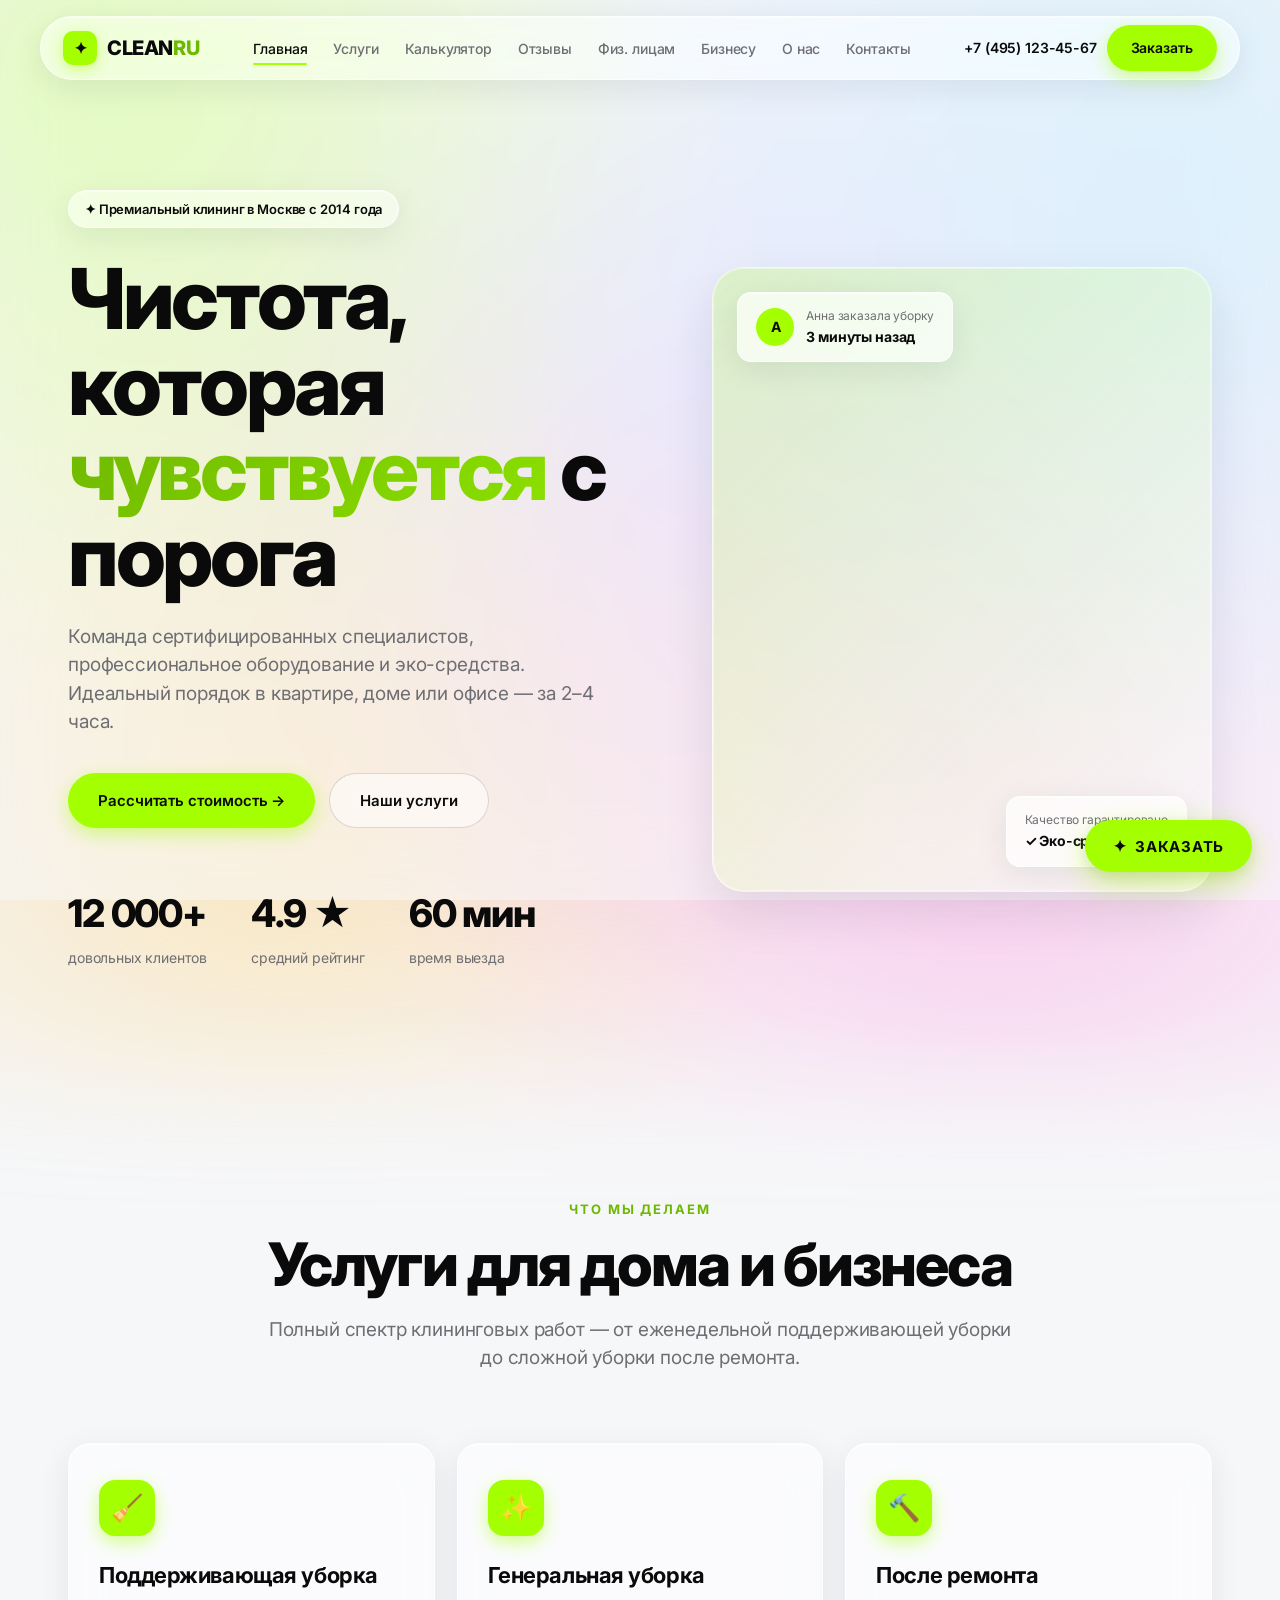
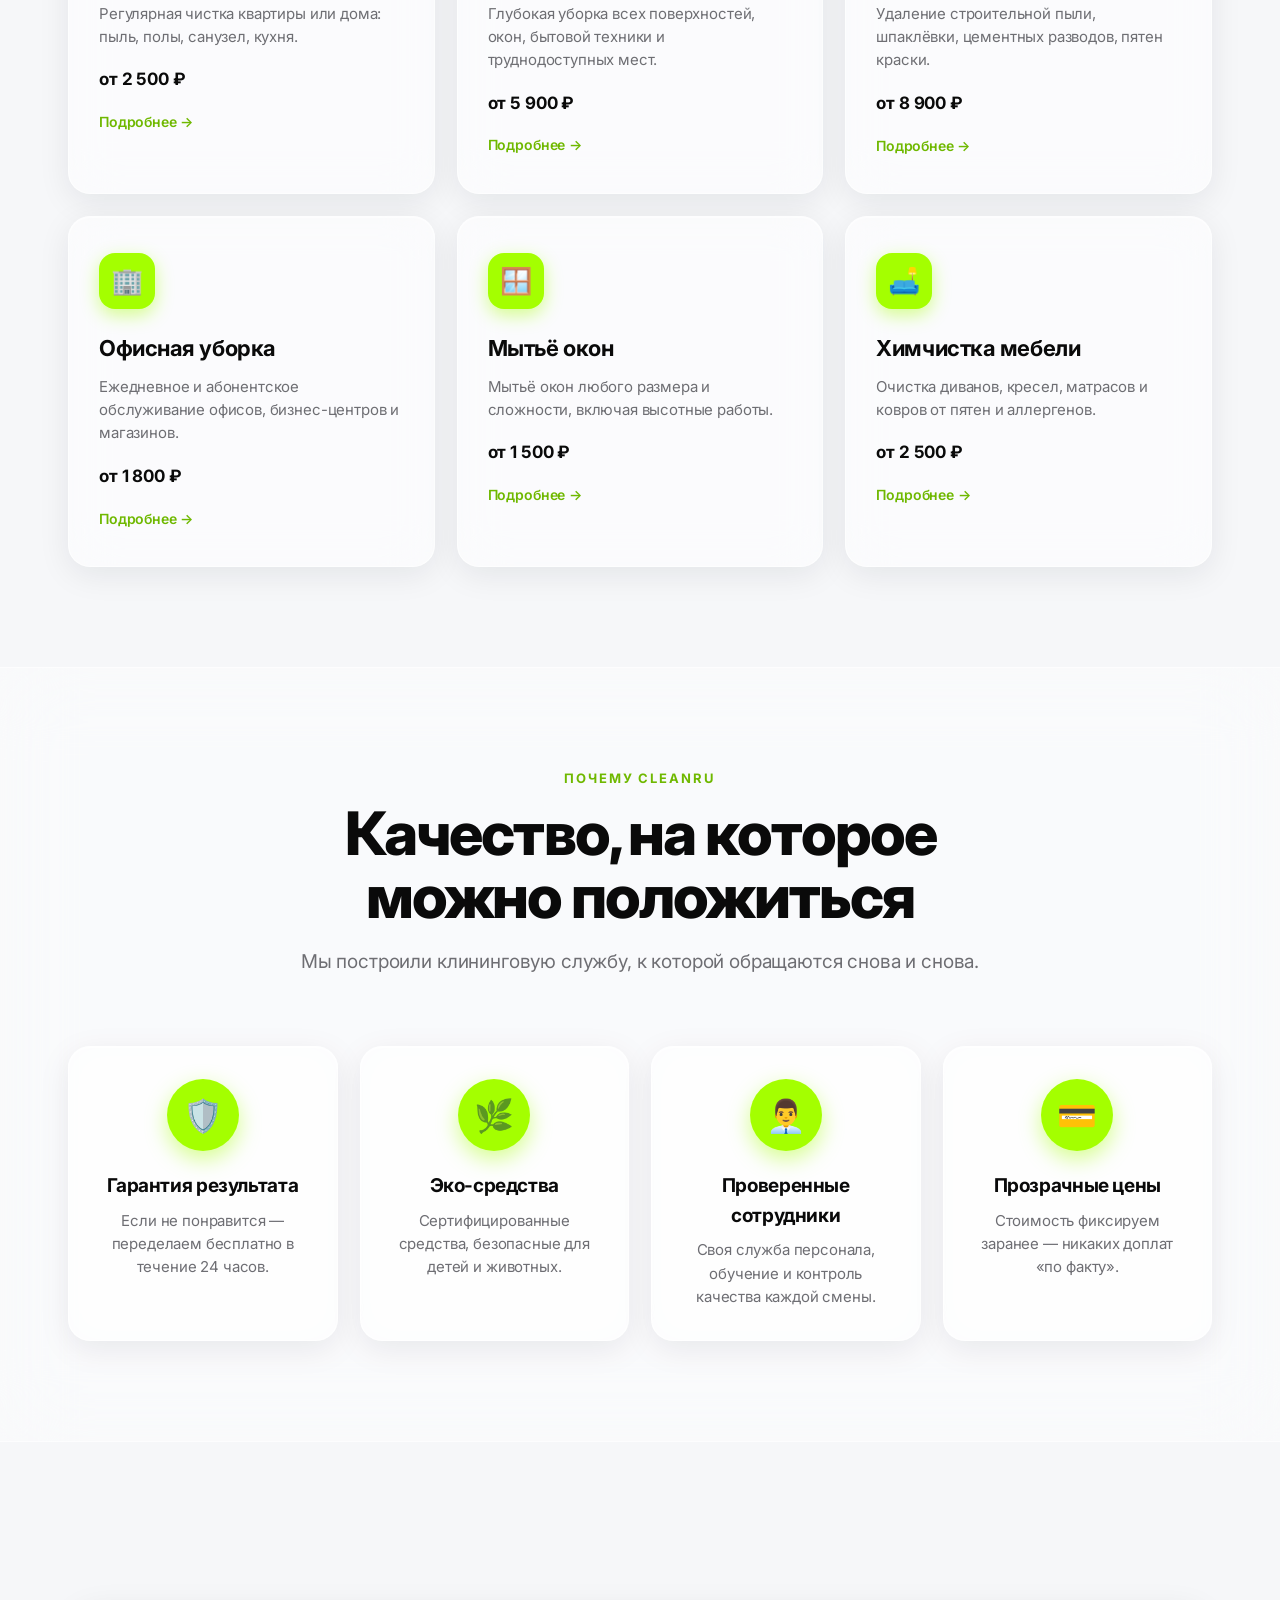
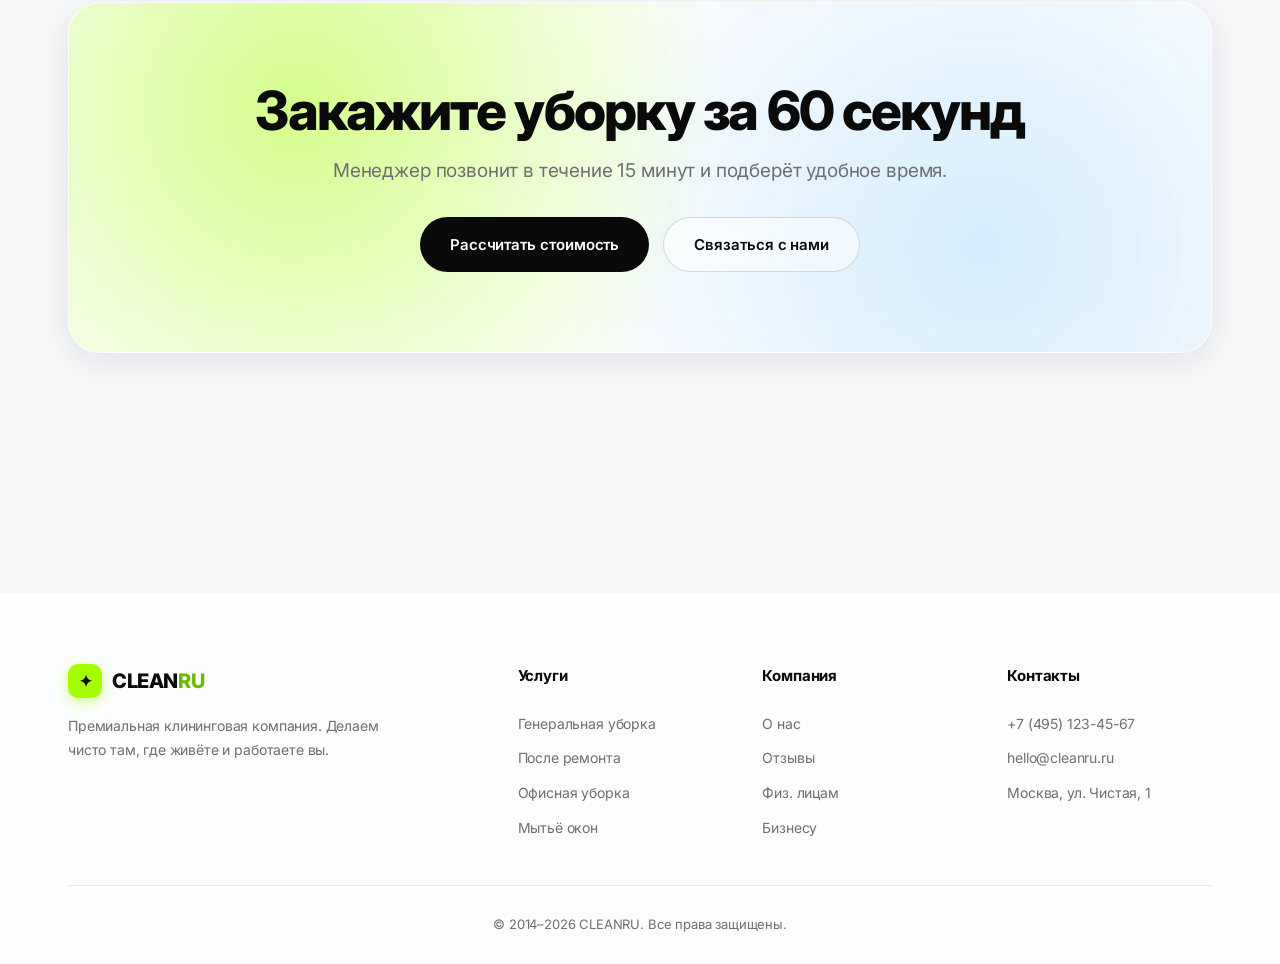
<file: index.html>
<!DOCTYPE html>
<html lang="ru">
<head>
  <meta charset="UTF-8" />
  <meta name="viewport" content="width=device-width, initial-scale=1.0" />
  <title>CLEANRU — Премиальная клининговая компания</title>
  <meta name="description" content="Профессиональный клининг квартир, домов и офисов. Эко-средства, гарантия качества, выезд за 60 минут." />
  <link rel="preconnect" href="https://fonts.googleapis.com">
  <link rel="preconnect" href="https://fonts.gstatic.com" crossorigin>
  <link href="https://fonts.googleapis.com/css2?family=Inter:wght@400;500;600;700;800&display=swap" rel="stylesheet">
  <link rel="stylesheet" href="css/styles.css" />
</head>
<body>

  <!-- ===== Header ===== -->
  <header class="site-header">
    <div class="container nav">
      <a href="index.html" class="logo">
        <span class="logo-mark">✦</span>
        <span class="logo-text">CLEAN<span>RU</span></span>
      </a>
      <ul class="nav-links">
        <li><a href="index.html">Главная</a></li>
        <li><a href="services.html">Услуги</a></li>
        <li><a href="calculator.html">Калькулятор</a></li>
        <li><a href="reviews.html">Отзывы</a></li>
        <li><a href="individuals.html">Физ. лицам</a></li>
        <li><a href="business.html">Бизнесу</a></li>
        <li><a href="about.html">О нас</a></li>
        <li><a href="contacts.html">Контакты</a></li>
      </ul>
      <div class="nav-cta">
        <a href="tel:+74951234567" class="nav-phone">+7 (495) 123-45-67</a>
        <a href="contacts.html" class="btn btn-primary">Заказать</a>
        <button class="burger" aria-label="Меню"><span></span><span></span><span></span></button>
      </div>
    </div>
  </header>

  <!-- ===== Hero ===== -->
  <section class="hero">
    <div class="container hero-grid">
      <div class="reveal">
        <div class="hero-eyebrow">✦ Премиальный клининг в Москве с 2014 года</div>
        <h1>Чистота, которая <span>чувствуется</span> с порога</h1>
        <p>Команда сертифицированных специалистов, профессиональное оборудование и эко-средства. Идеальный порядок в квартире, доме или офисе — за 2–4 часа.</p>
        <div class="hero-actions">
          <a href="calculator.html" class="btn btn-primary btn-lg">Рассчитать стоимость →</a>
          <a href="services.html" class="btn btn-outline btn-lg">Наши услуги</a>
        </div>
        <div class="hero-stats">
          <div>
            <div class="stat-num">12 000+</div>
            <div class="stat-label">довольных клиентов</div>
          </div>
          <div>
            <div class="stat-num">4.9 ★</div>
            <div class="stat-label">средний рейтинг</div>
          </div>
          <div>
            <div class="stat-num">60 мин</div>
            <div class="stat-label">время выезда</div>
          </div>
        </div>
      </div>
      <div class="hero-visual reveal">
        <div class="hero-card hero-card-1">
          <div class="hero-avatar">А</div>
          <div>
            <div class="hero-card-title">Анна заказала уборку</div>
            <div class="hero-card-value">3 минуты назад</div>
          </div>
        </div>
        <div class="hero-card hero-card-2">
          <div class="hero-card-title">Качество гарантировано</div>
          <div class="hero-card-value">✓ Эко-средства</div>
        </div>
      </div>
    </div>
  </section>

  <!-- ===== Services Quick Overview ===== -->
  <section>
    <div class="container">
      <div class="section-head reveal">
        <div class="section-eyebrow">Что мы делаем</div>
        <h2>Услуги для дома и бизнеса</h2>
        <p>Полный спектр клининговых работ — от еженедельной поддерживающей уборки до сложной уборки после ремонта.</p>
      </div>
      <div class="services-grid">
        <div class="service-card reveal">
          <div class="service-icon">🧹</div>
          <h3>Поддерживающая уборка</h3>
          <p>Регулярная чистка квартиры или дома: пыль, полы, санузел, кухня.</p>
          <div class="service-price">от 2 500 ₽</div>
          <a href="services.html" class="service-link">Подробнее →</a>
        </div>
        <div class="service-card reveal">
          <div class="service-icon">✨</div>
          <h3>Генеральная уборка</h3>
          <p>Глубокая уборка всех поверхностей, окон, бытовой техники и труднодоступных мест.</p>
          <div class="service-price">от 5 900 ₽</div>
          <a href="services.html" class="service-link">Подробнее →</a>
        </div>
        <div class="service-card reveal">
          <div class="service-icon">🔨</div>
          <h3>После ремонта</h3>
          <p>Удаление строительной пыли, шпаклёвки, цементных разводов, пятен краски.</p>
          <div class="service-price">от 8 900 ₽</div>
          <a href="services.html" class="service-link">Подробнее →</a>
        </div>
        <div class="service-card reveal">
          <div class="service-icon">🏢</div>
          <h3>Офисная уборка</h3>
          <p>Ежедневное и абонентское обслуживание офисов, бизнес-центров и магазинов.</p>
          <div class="service-price">от 1 800 ₽</div>
          <a href="business.html" class="service-link">Подробнее →</a>
        </div>
        <div class="service-card reveal">
          <div class="service-icon">🪟</div>
          <h3>Мытьё окон</h3>
          <p>Мытьё окон любого размера и сложности, включая высотные работы.</p>
          <div class="service-price">от 1 500 ₽</div>
          <a href="services.html" class="service-link">Подробнее →</a>
        </div>
        <div class="service-card reveal">
          <div class="service-icon">🛋️</div>
          <h3>Химчистка мебели</h3>
          <p>Очистка диванов, кресел, матрасов и ковров от пятен и аллергенов.</p>
          <div class="service-price">от 2 500 ₽</div>
          <a href="services.html" class="service-link">Подробнее →</a>
        </div>
      </div>
    </div>
  </section>

  <!-- ===== Why Us ===== -->
  <section style="background: var(--bg-soft);">
    <div class="container">
      <div class="section-head reveal">
        <div class="section-eyebrow">Почему CLEANRU</div>
        <h2>Качество, на которое можно положиться</h2>
        <p>Мы построили клининговую службу, к которой обращаются снова и снова.</p>
      </div>
      <div class="why-grid">
        <div class="why-item reveal">
          <div class="why-icon">🛡️</div>
          <h3>Гарантия результата</h3>
          <p>Если не понравится — переделаем бесплатно в течение 24 часов.</p>
        </div>
        <div class="why-item reveal">
          <div class="why-icon">🌿</div>
          <h3>Эко-средства</h3>
          <p>Сертифицированные средства, безопасные для детей и животных.</p>
        </div>
        <div class="why-item reveal">
          <div class="why-icon">👨‍💼</div>
          <h3>Проверенные сотрудники</h3>
          <p>Своя служба персонала, обучение и контроль качества каждой смены.</p>
        </div>
        <div class="why-item reveal">
          <div class="why-icon">💳</div>
          <h3>Прозрачные цены</h3>
          <p>Стоимость фиксируем заранее — никаких доплат «по факту».</p>
        </div>
      </div>
    </div>
  </section>

  <!-- ===== CTA Banner ===== -->
  <section>
    <div class="container">
      <div class="cta-banner reveal">
        <h2>Закажите уборку за 60 секунд</h2>
        <p>Менеджер позвонит в течение 15 минут и подберёт удобное время.</p>
        <div class="hero-actions" style="justify-content:center;">
          <a href="calculator.html" class="btn btn-accent btn-lg">Рассчитать стоимость</a>
          <a href="contacts.html" class="btn btn-outline btn-lg">Связаться с нами</a>
        </div>
      </div>
    </div>
  </section>

  <!-- ===== Footer ===== -->
  <footer class="site-footer">
    <div class="container">
      <div class="footer-grid">
        <div class="footer-about">
          <a href="index.html" class="logo">
            <span class="logo-mark">✦</span>
            <span class="logo-text">CLEAN<span>RU</span></span>
          </a>
          <p>Премиальная клининговая компания. Делаем чисто там, где живёте и работаете вы.</p>
        </div>
        <div class="footer-col">
          <h4>Услуги</h4>
          <ul>
            <li><a href="services.html">Генеральная уборка</a></li>
            <li><a href="services.html">После ремонта</a></li>
            <li><a href="business.html">Офисная уборка</a></li>
            <li><a href="services.html">Мытьё окон</a></li>
          </ul>
        </div>
        <div class="footer-col">
          <h4>Компания</h4>
          <ul>
            <li><a href="about.html">О нас</a></li>
            <li><a href="reviews.html">Отзывы</a></li>
            <li><a href="individuals.html">Физ. лицам</a></li>
            <li><a href="business.html">Бизнесу</a></li>
          </ul>
        </div>
        <div class="footer-col">
          <h4>Контакты</h4>
          <ul>
            <li><a href="tel:+74951234567">+7 (495) 123-45-67</a></li>
            <li><a href="mailto:hello@cleanru.ru">hello@cleanru.ru</a></li>
            <li><a href="contacts.html">Москва, ул. Чистая, 1</a></li>
          </ul>
        </div>
      </div>
      <div class="footer-bottom">
        © 2014–2026 CLEANRU. Все права защищены.
      </div>
    </div>
  </footer>

  <script src="js/main.js"></script>
</body>
</html>
</file>
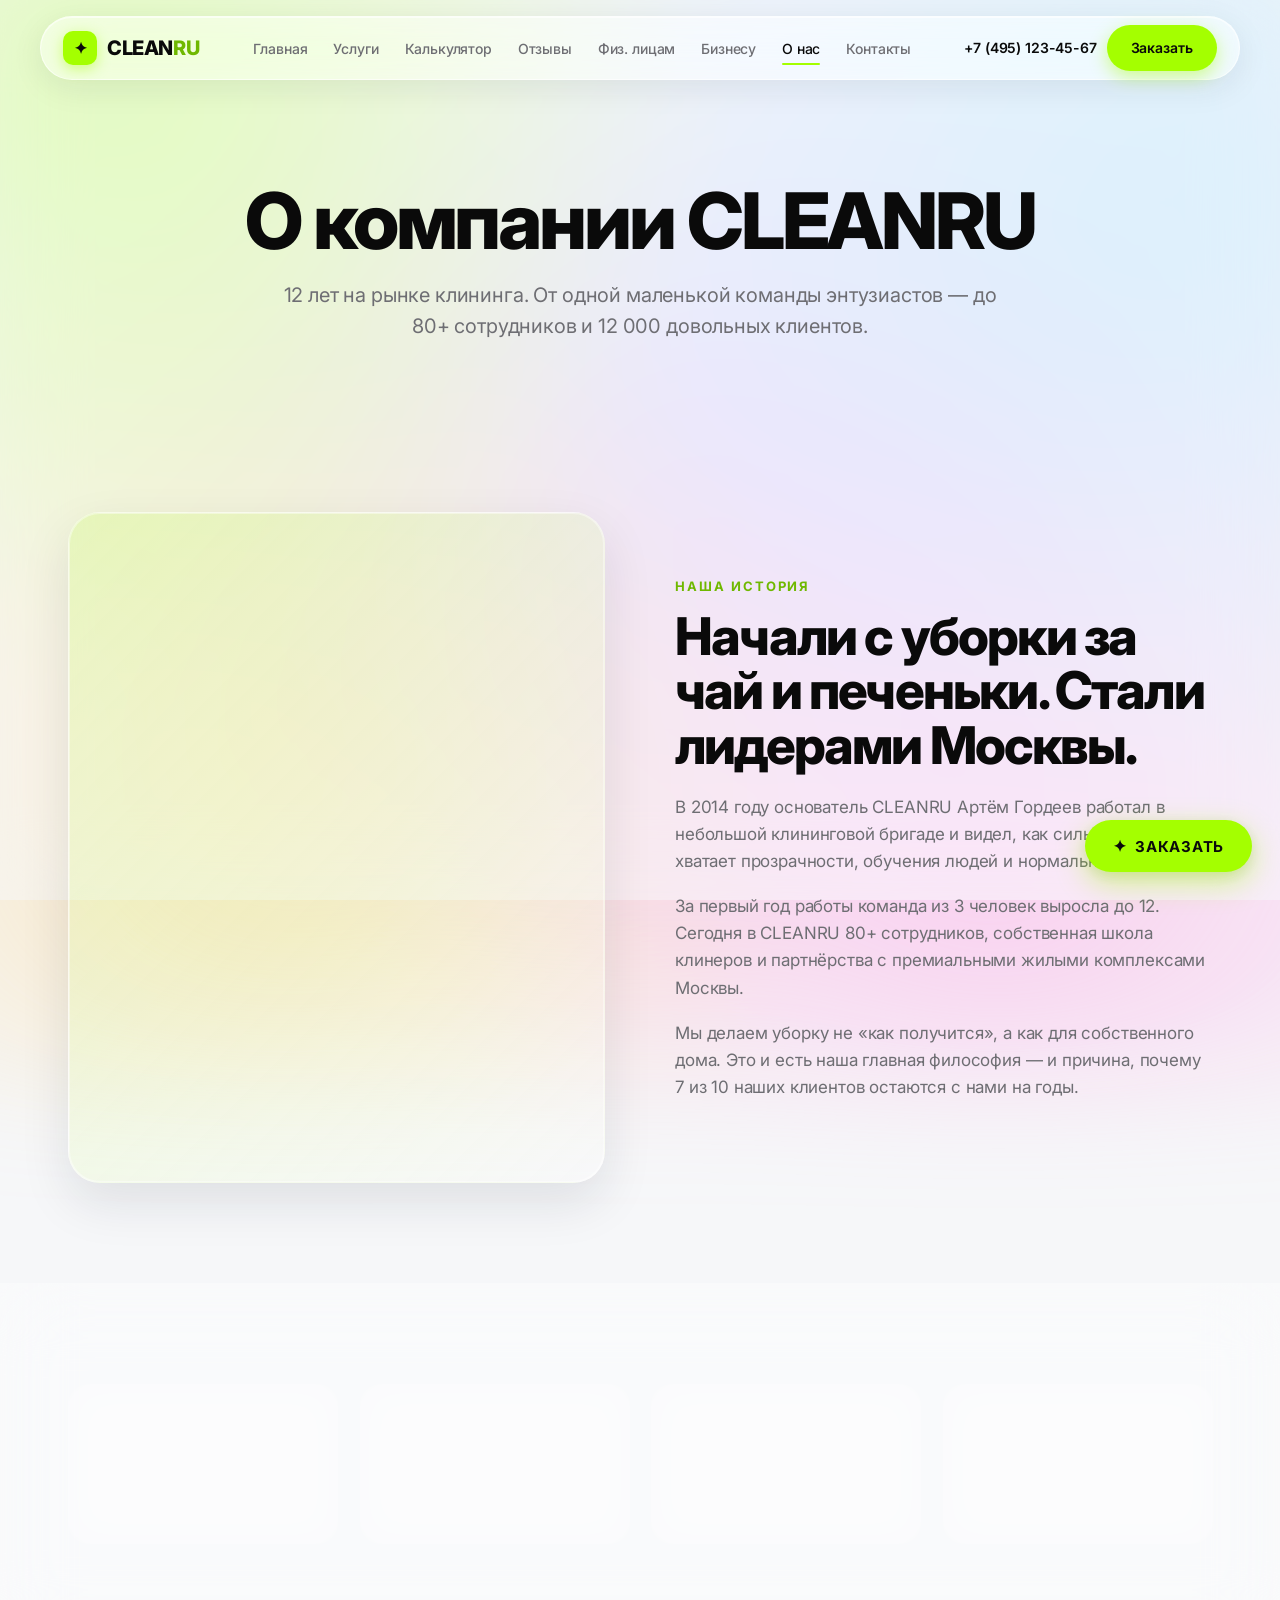
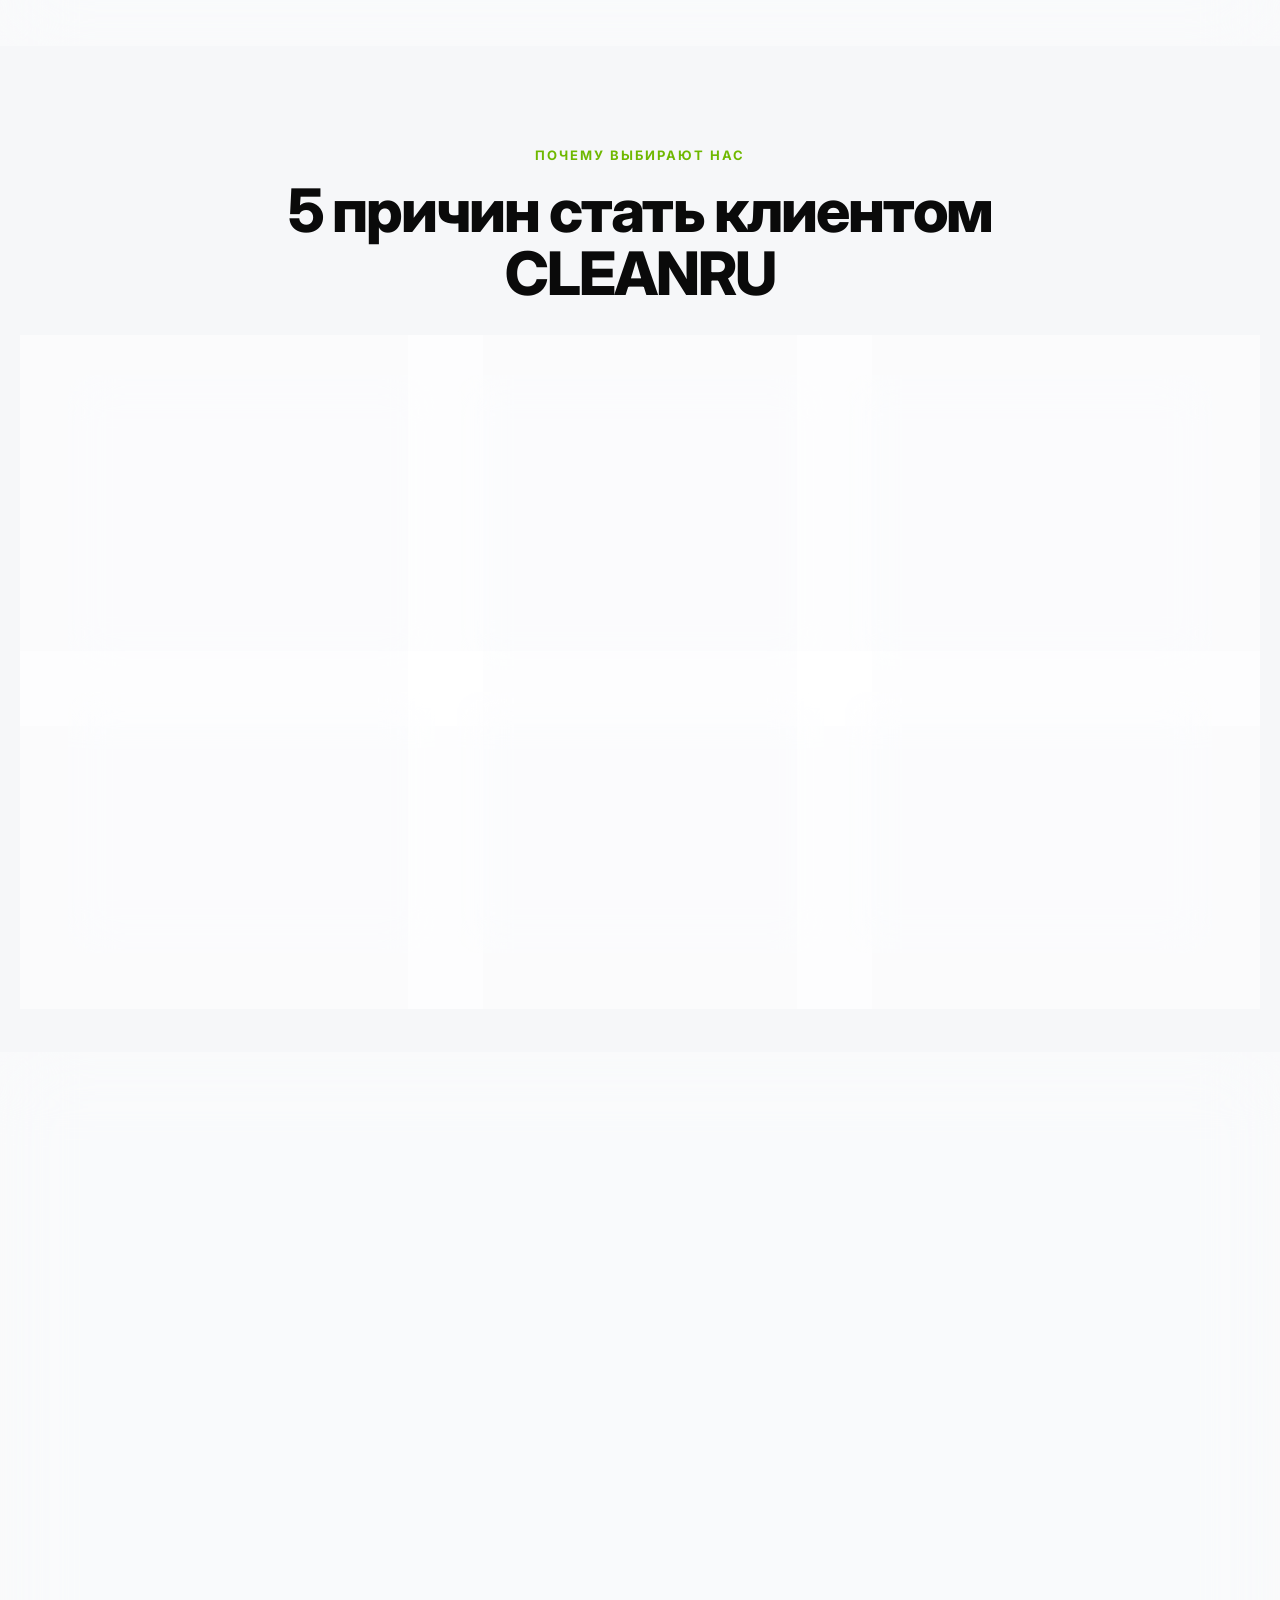
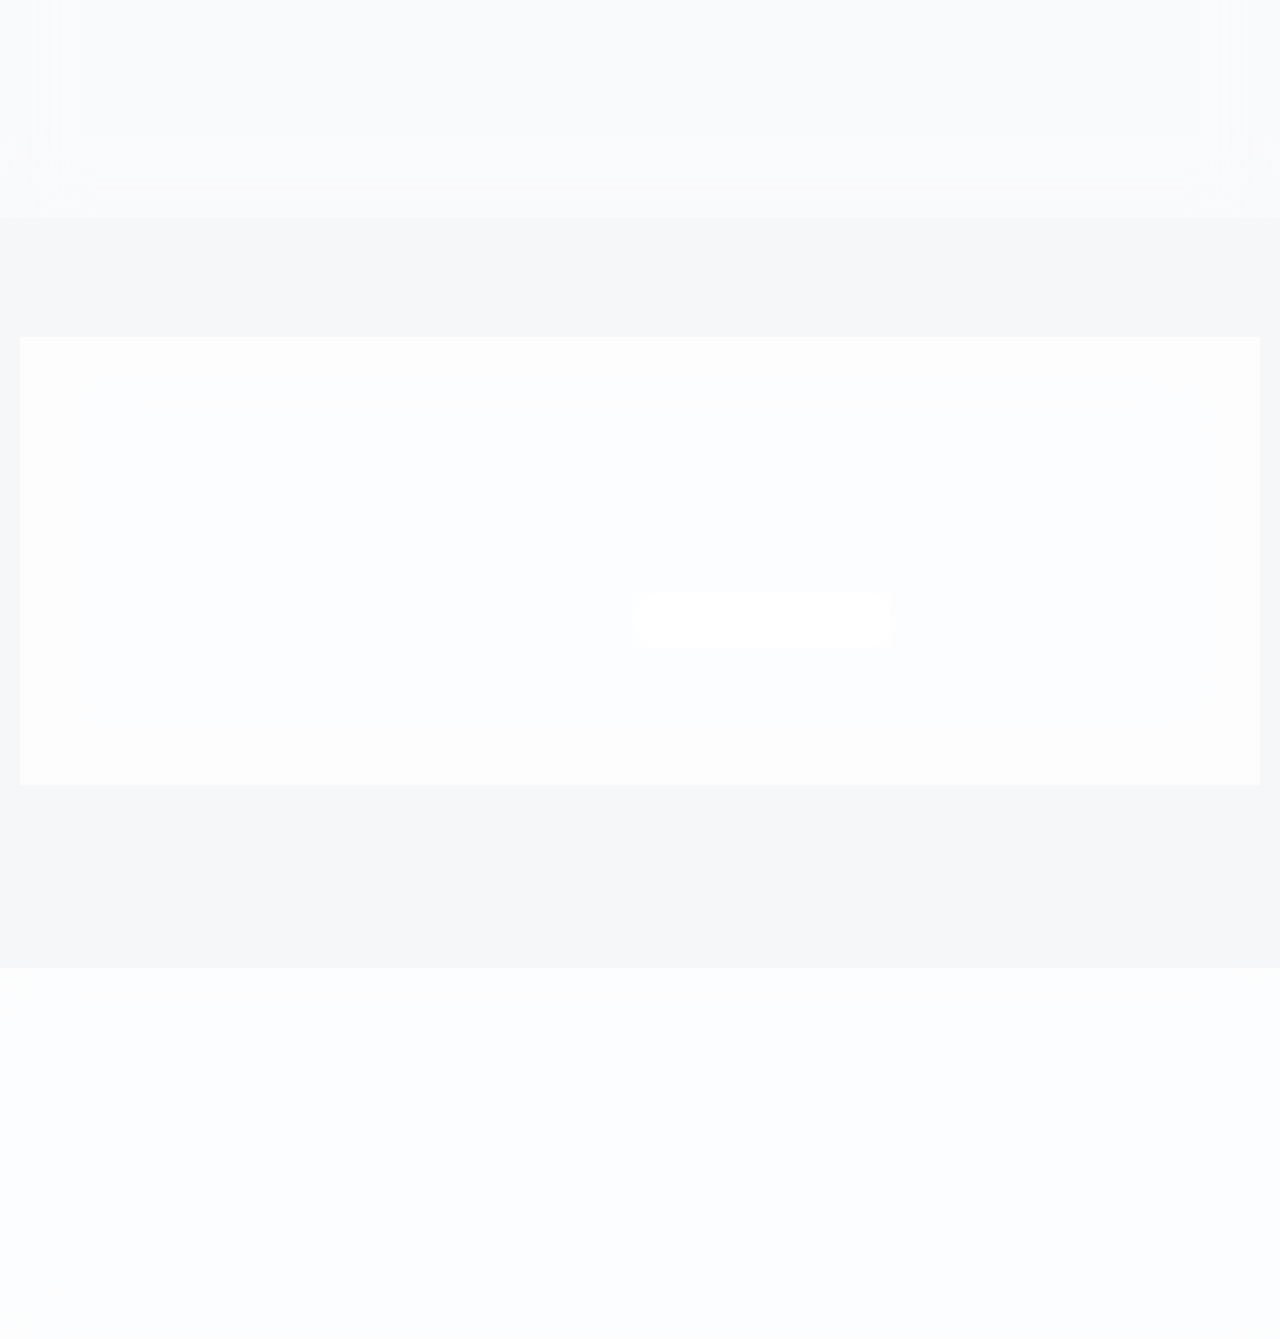
<file: about.html>
<!DOCTYPE html>
<html lang="ru">
<head>
  <meta charset="UTF-8" />
  <meta name="viewport" content="width=device-width, initial-scale=1.0" />
  <title>О нас — CLEANRU</title>
  <link rel="preconnect" href="https://fonts.googleapis.com">
  <link rel="preconnect" href="https://fonts.gstatic.com" crossorigin>
  <link href="https://fonts.googleapis.com/css2?family=Inter:wght@400;500;600;700;800&display=swap" rel="stylesheet">
  <link rel="stylesheet" href="css/styles.css" />
</head>
<body>

  <header class="site-header">
    <div class="container nav">
      <a href="index.html" class="logo">
        <span class="logo-mark">✦</span>
        <span class="logo-text">CLEAN<span>RU</span></span>
      </a>
      <ul class="nav-links">
        <li><a href="index.html">Главная</a></li>
        <li><a href="services.html">Услуги</a></li>
        <li><a href="calculator.html">Калькулятор</a></li>
        <li><a href="reviews.html">Отзывы</a></li>
        <li><a href="individuals.html">Физ. лицам</a></li>
        <li><a href="business.html">Бизнесу</a></li>
        <li><a href="about.html">О нас</a></li>
        <li><a href="contacts.html">Контакты</a></li>
      </ul>
      <div class="nav-cta">
        <a href="tel:+74951234567" class="nav-phone">+7 (495) 123-45-67</a>
        <a href="contacts.html" class="btn btn-primary">Заказать</a>
        <button class="burger" aria-label="Меню"><span></span><span></span><span></span></button>
      </div>
    </div>
  </header>

  <section class="page-hero">
    <div class="container">
      <h1>О компании CLEANRU</h1>
      <p>12 лет на рынке клининга. От одной маленькой команды энтузиастов — до 80+ сотрудников и 12 000 довольных клиентов.</p>
    </div>
  </section>

  <!-- ===== Story ===== -->
  <section>
    <div class="container">
      <div class="about-grid">
        <div class="about-img reveal"></div>
        <div class="about-text reveal">
          <div class="section-eyebrow">Наша история</div>
          <h2>Начали с уборки за чай и печеньки. Стали лидерами Москвы.</h2>
          <p>В 2014 году основатель CLEANRU Артём Гордеев работал в небольшой клининговой бригаде и видел, как сильно отрасли не хватает прозрачности, обучения людей и нормального сервиса.</p>
          <p>За первый год работы команда из 3 человек выросла до 12. Сегодня в CLEANRU 80+ сотрудников, собственная школа клинеров и партнёрства с премиальными жилыми комплексами Москвы.</p>
          <p>Мы делаем уборку не «как получится», а как для собственного дома. Это и есть наша главная философия — и причина, почему 7 из 10 наших клиентов остаются с нами на годы.</p>
        </div>
      </div>
    </div>
  </section>

  <!-- ===== Stats ===== -->
  <section style="background: var(--bg-soft);">
    <div class="container">
      <div class="why-grid">
        <div class="why-item reveal">
          <div class="stat-num" style="font-size: 44px;">12+</div>
          <div class="stat-label">лет на рынке</div>
        </div>
        <div class="why-item reveal">
          <div class="stat-num" style="font-size: 44px;">12 000+</div>
          <div class="stat-label">довольных клиентов</div>
        </div>
        <div class="why-item reveal">
          <div class="stat-num" style="font-size: 44px;">80+</div>
          <div class="stat-label">проверенных сотрудников</div>
        </div>
        <div class="why-item reveal">
          <div class="stat-num" style="font-size: 44px;">4.9 ★</div>
          <div class="stat-label">рейтинг на Яндекс.Услугах</div>
        </div>
      </div>
    </div>
  </section>

  <!-- ===== Why us ===== -->
  <section>
    <div class="container">
      <div class="section-head reveal">
        <div class="section-eyebrow">Почему выбирают нас</div>
        <h2>5 причин стать клиентом CLEANRU</h2>
      </div>
      <div class="services-grid">
        <div class="service-card reveal">
          <div class="service-icon">🎓</div>
          <h3>Обучение в собственной школе</h3>
          <p>Каждый клинер проходит 40-часовой курс, прежде чем приступить к работе.</p>
        </div>
        <div class="service-card reveal">
          <div class="service-icon">🔒</div>
          <h3>Проверка персонала</h3>
          <p>Проверка документов, рекомендации, тестовый период. Только официальные сотрудники.</p>
        </div>
        <div class="service-card reveal">
          <div class="service-icon">🌿</div>
          <h3>Эко-сертификация средств</h3>
          <p>Используем средства класса A — безопасные для людей, животных и природы.</p>
        </div>
        <div class="service-card reveal">
          <div class="service-icon">💼</div>
          <h3>Договор и прозрачность</h3>
          <p>Все условия фиксируются. Прозрачные цены, чек после оплаты.</p>
        </div>
        <div class="service-card reveal">
          <div class="service-icon">⚡</div>
          <h3>Быстрый отклик</h3>
          <p>Менеджер отвечает в течение 15 минут. Выезд — от 60 минут с момента заказа.</p>
        </div>
        <div class="service-card reveal">
          <div class="service-icon">💎</div>
          <h3>Гарантия результата</h3>
          <p>Не понравилось — переделаем за наш счёт. Без споров и проверок.</p>
        </div>
      </div>
    </div>
  </section>

  <!-- ===== Team ===== -->
  <section style="background: var(--bg-soft);">
    <div class="container">
      <div class="section-head reveal">
        <div class="section-eyebrow">Команда</div>
        <h2>Люди, которые делают CLEANRU</h2>
        <p>Каждый член команды — лицо компании. Гордимся ими.</p>
      </div>
      <div class="team-grid">
        <div class="team-card reveal">
          <div class="team-avatar">АГ</div>
          <div class="team-name">Артём Гордеев</div>
          <div class="team-role">Основатель</div>
          <div class="team-bio">12 лет в индустрии. Любит порядок во всём.</div>
        </div>
        <div class="team-card reveal">
          <div class="team-avatar">МК</div>
          <div class="team-name">Мария Климова</div>
          <div class="team-role">Операционный директор</div>
          <div class="team-bio">Управляет 80+ сотрудниками. Сертифицированный коуч ISSA.</div>
        </div>
        <div class="team-card reveal">
          <div class="team-avatar">ИБ</div>
          <div class="team-name">Игорь Беляев</div>
          <div class="team-role">Руководитель отдела качества</div>
          <div class="team-bio">Аудит каждой 5-й уборки. Стандарты на уровне Hilton.</div>
        </div>
        <div class="team-card reveal">
          <div class="team-avatar">ЕС</div>
          <div class="team-name">Елена Смирнова</div>
          <div class="team-role">Главный менеджер</div>
          <div class="team-bio">Отвечает на ваши заявки. Знает каждого клиента в лицо.</div>
        </div>
      </div>
    </div>
  </section>

  <!-- ===== CTA ===== -->
  <section>
    <div class="container">
      <div class="cta-banner reveal">
        <h2>Доверьте нам ваш дом или офис</h2>
        <p>Закажите первую уборку с гарантией результата — и убедитесь сами.</p>
        <div class="hero-actions" style="justify-content:center;">
          <a href="calculator.html" class="btn btn-accent btn-lg">Рассчитать стоимость</a>
          <a href="contacts.html" class="btn btn-outline btn-lg">Связаться с менеджером</a>
        </div>
      </div>
    </div>
  </section>

  <footer class="site-footer">
    <div class="container">
      <div class="footer-grid">
        <div class="footer-about">
          <a href="index.html" class="logo">
            <span class="logo-mark">✦</span>
            <span class="logo-text">CLEAN<span>RU</span></span>
          </a>
          <p>Премиальная клининговая компания. Делаем чисто там, где живёте и работаете вы.</p>
        </div>
        <div class="footer-col">
          <h4>Услуги</h4>
          <ul>
            <li><a href="services.html">Генеральная уборка</a></li>
            <li><a href="services.html">После ремонта</a></li>
            <li><a href="business.html">Офисная уборка</a></li>
            <li><a href="services.html">Мытьё окон</a></li>
          </ul>
        </div>
        <div class="footer-col">
          <h4>Компания</h4>
          <ul>
            <li><a href="about.html">О нас</a></li>
            <li><a href="reviews.html">Отзывы</a></li>
            <li><a href="individuals.html">Физ. лицам</a></li>
            <li><a href="business.html">Бизнесу</a></li>
          </ul>
        </div>
        <div class="footer-col">
          <h4>Контакты</h4>
          <ul>
            <li><a href="tel:+74951234567">+7 (495) 123-45-67</a></li>
            <li><a href="mailto:hello@cleanru.ru">hello@cleanru.ru</a></li>
            <li><a href="contacts.html">Москва, ул. Чистая, 1</a></li>
          </ul>
        </div>
      </div>
      <div class="footer-bottom">© 2014–2026 CLEANRU. Все права защищены.</div>
    </div>
  </footer>

  <script src="js/main.js"></script>
</body>
</html>
</file>
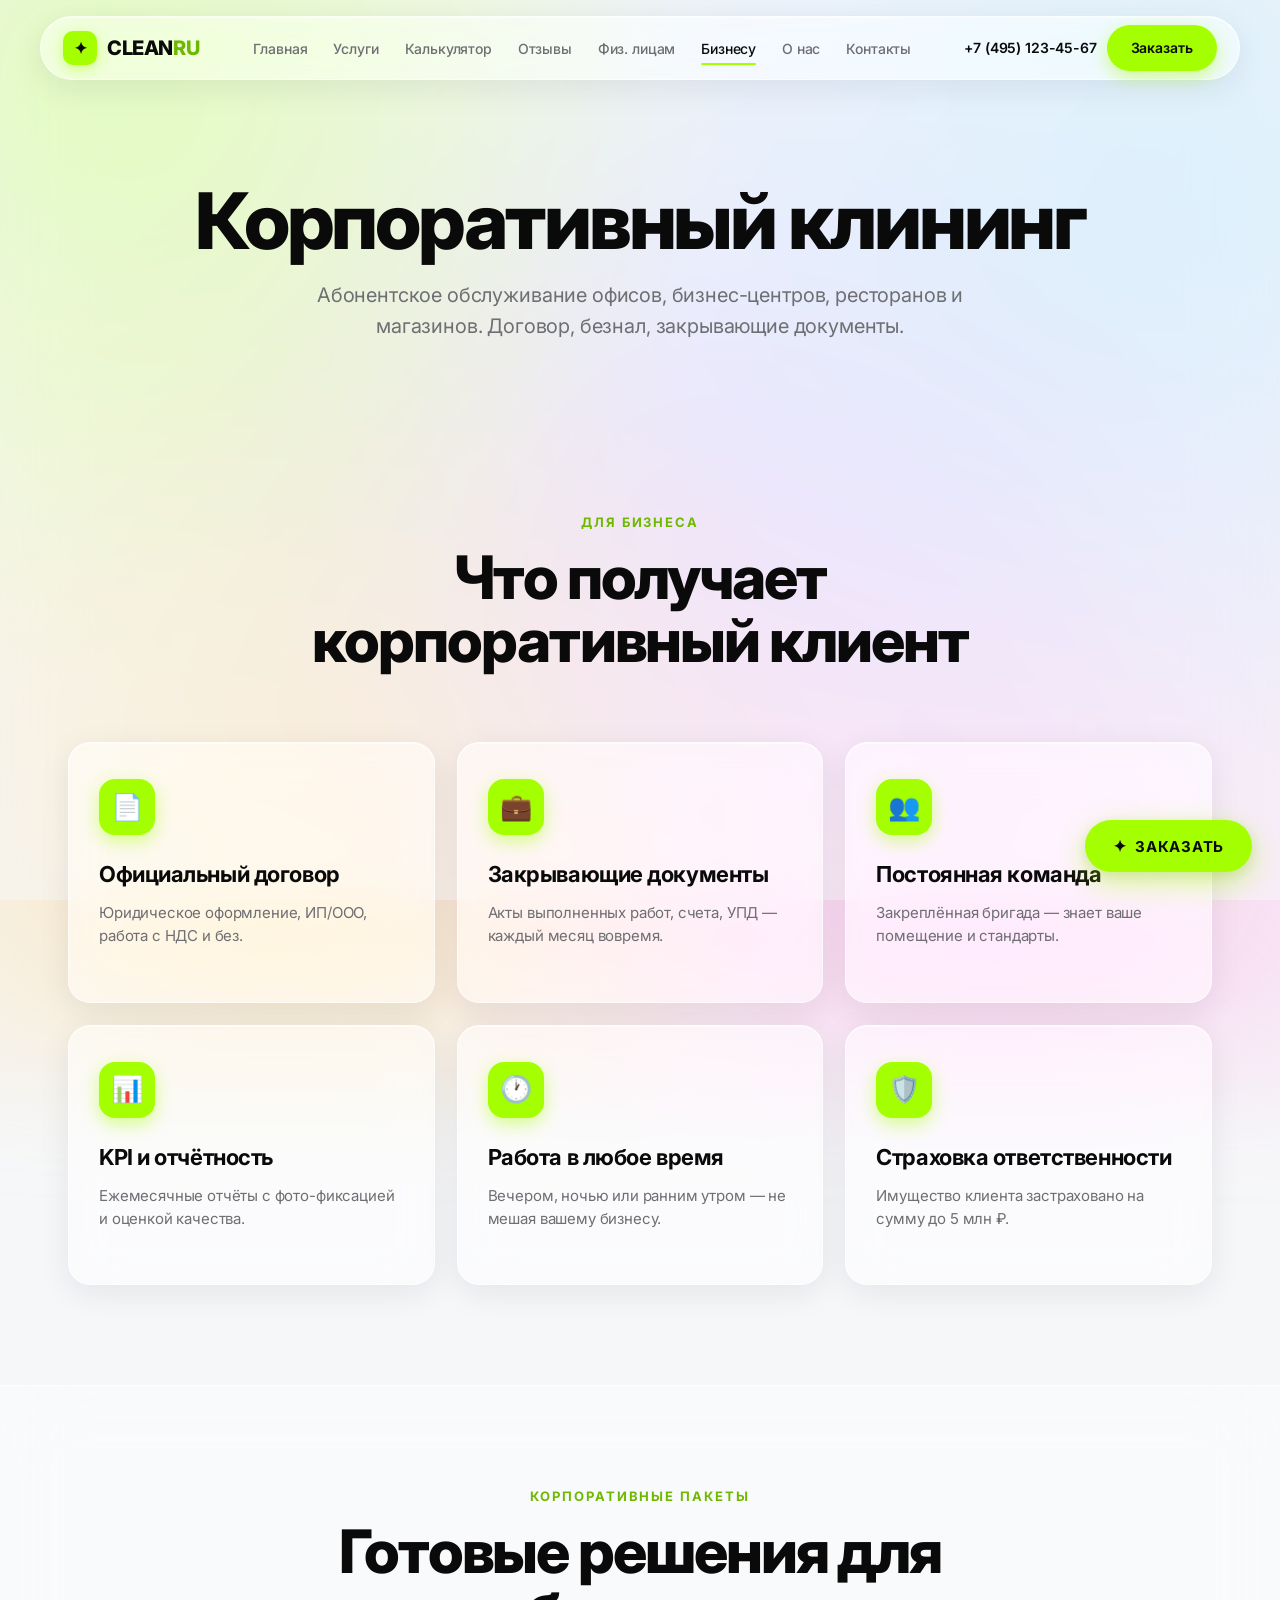
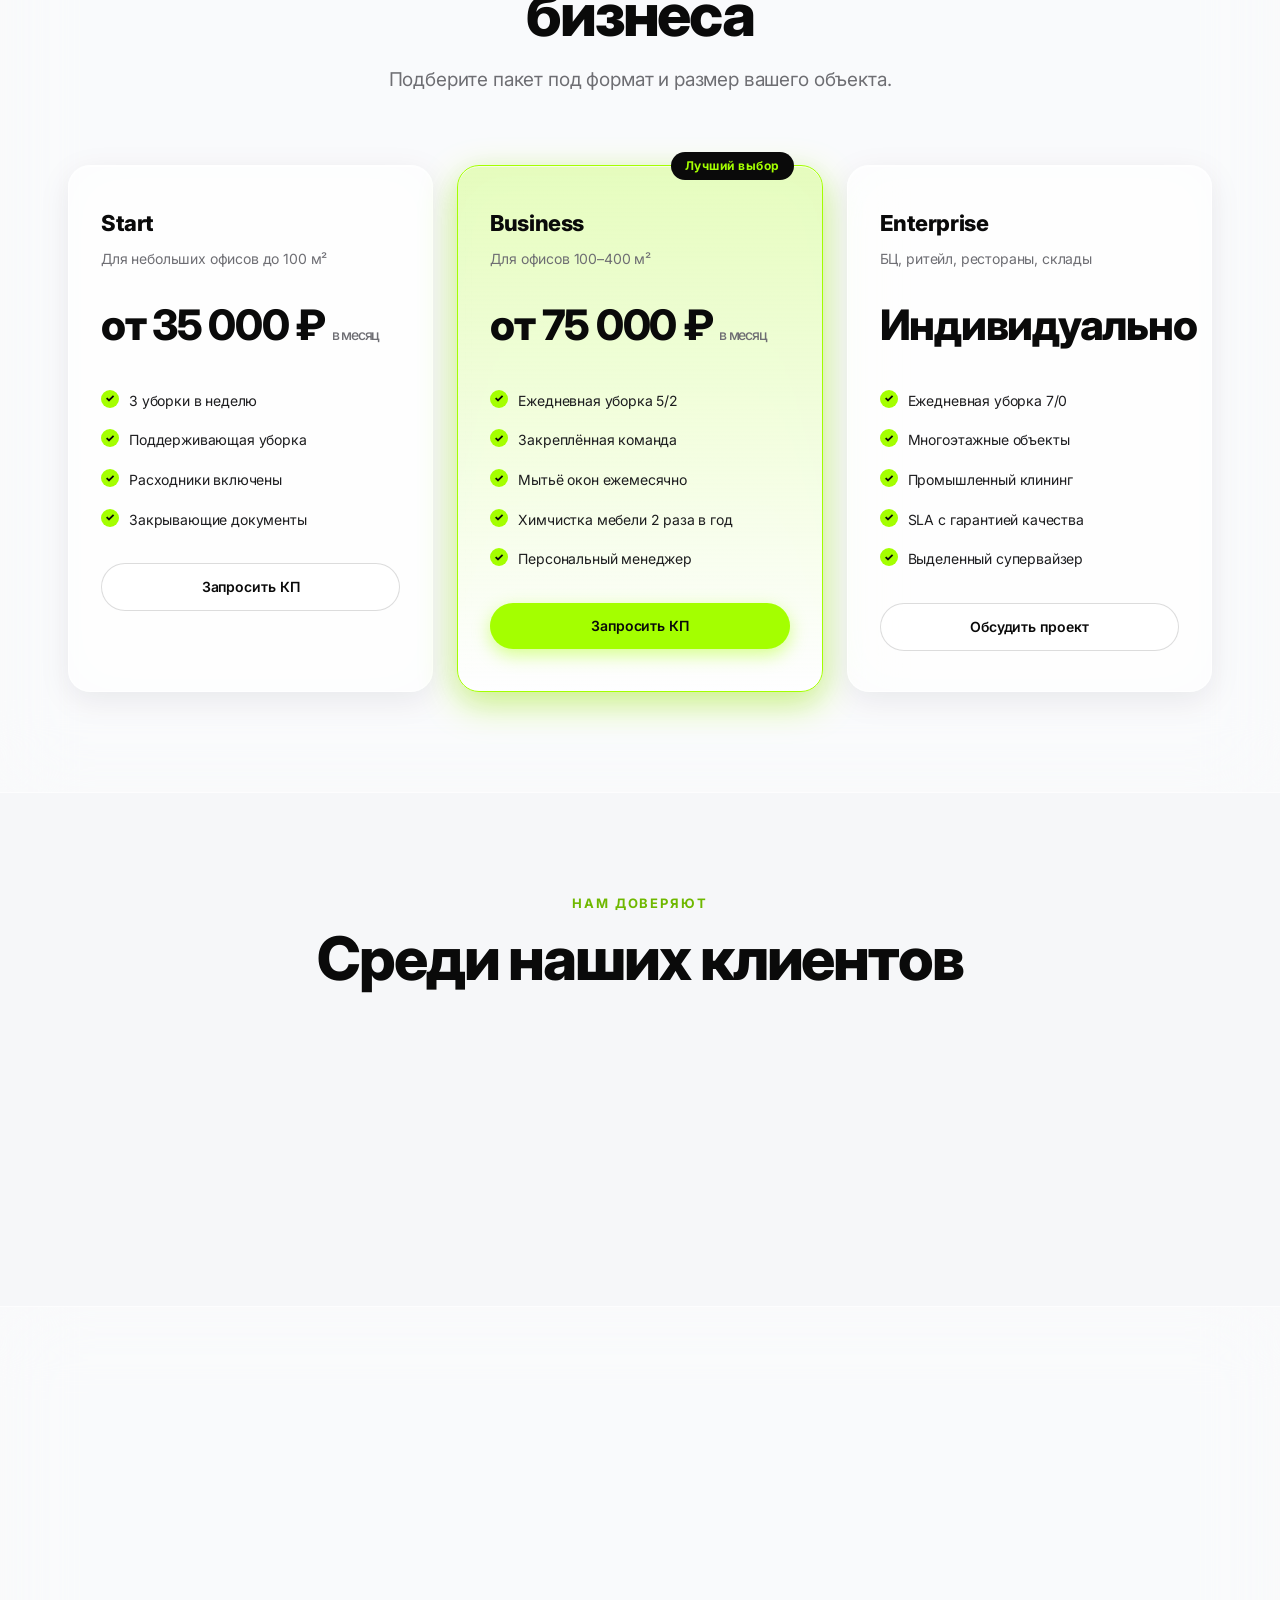
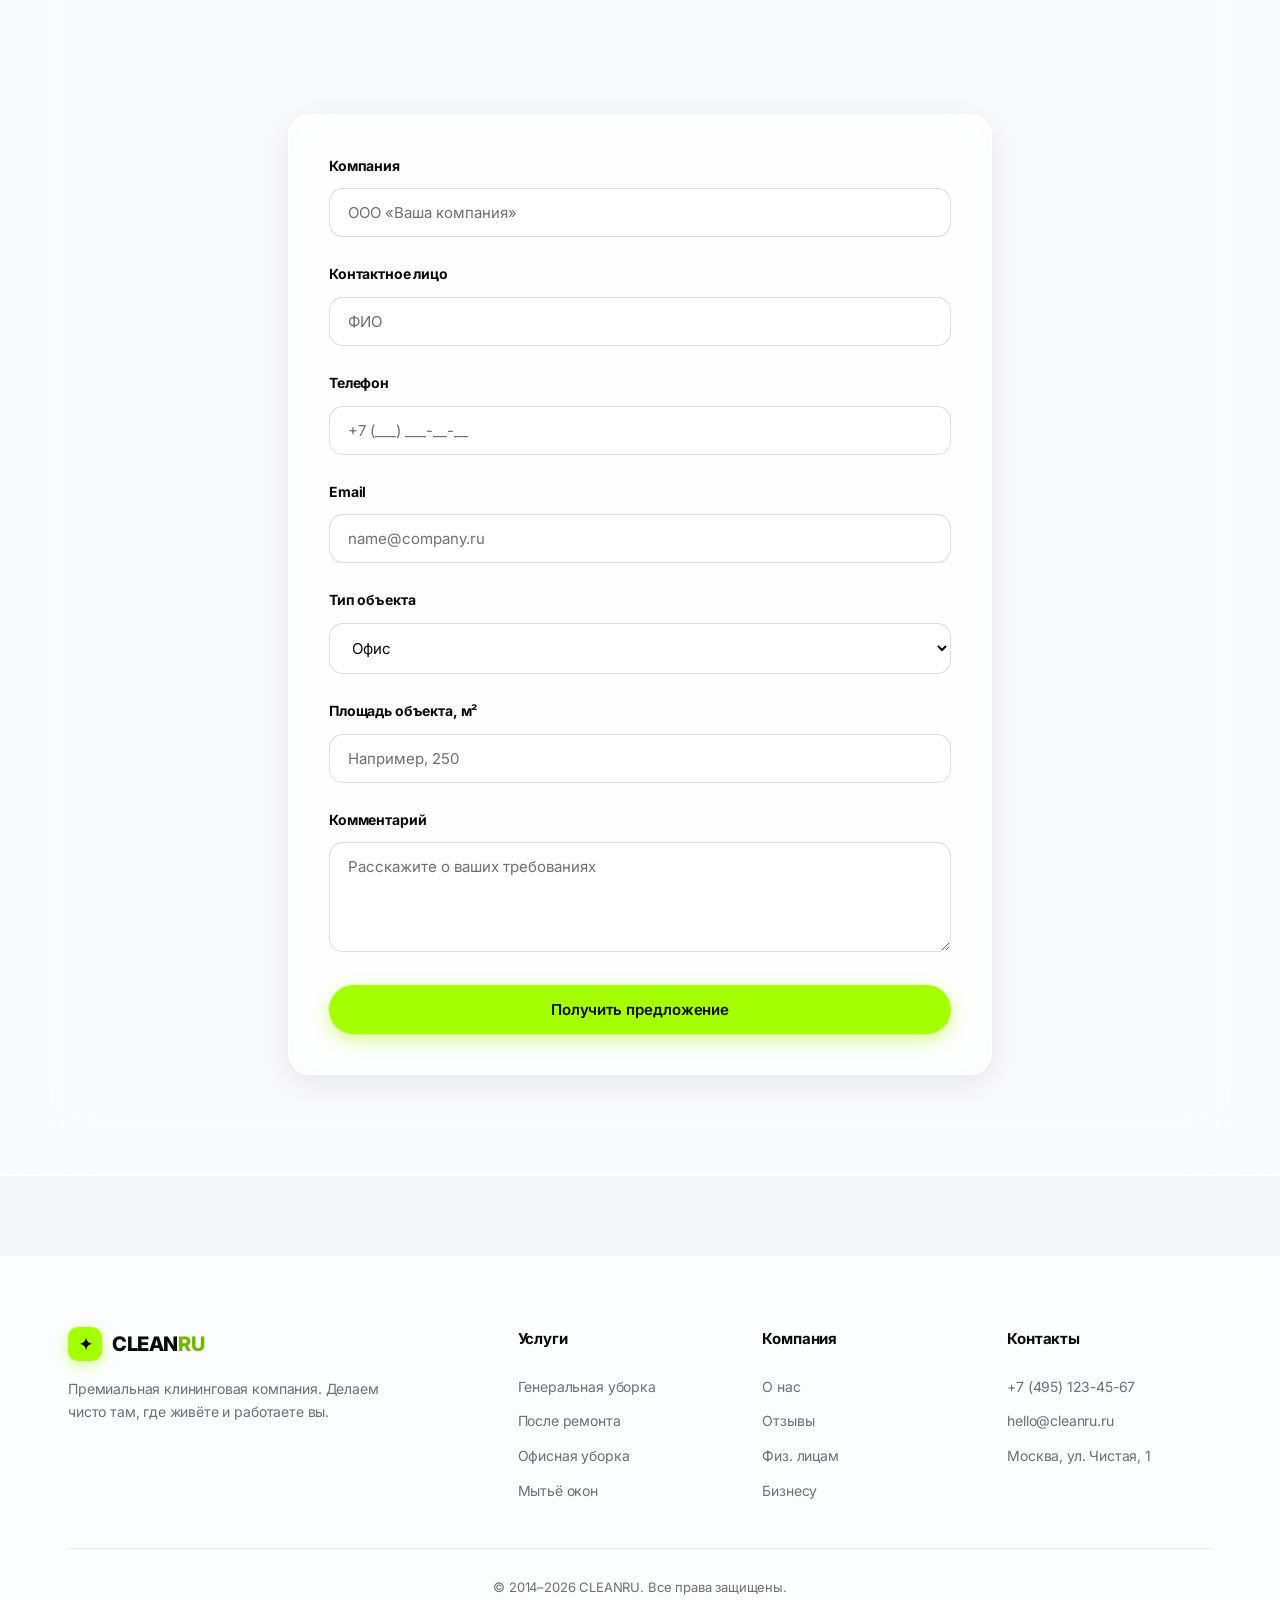
<file: business.html>
<!DOCTYPE html>
<html lang="ru">
<head>
  <meta charset="UTF-8" />
  <meta name="viewport" content="width=device-width, initial-scale=1.0" />
  <title>Бизнесу — CLEANRU</title>
  <link rel="preconnect" href="https://fonts.googleapis.com">
  <link rel="preconnect" href="https://fonts.gstatic.com" crossorigin>
  <link href="https://fonts.googleapis.com/css2?family=Inter:wght@400;500;600;700;800&display=swap" rel="stylesheet">
  <link rel="stylesheet" href="css/styles.css" />
</head>
<body>

  <header class="site-header">
    <div class="container nav">
      <a href="index.html" class="logo">
        <span class="logo-mark">✦</span>
        <span class="logo-text">CLEAN<span>RU</span></span>
      </a>
      <ul class="nav-links">
        <li><a href="index.html">Главная</a></li>
        <li><a href="services.html">Услуги</a></li>
        <li><a href="calculator.html">Калькулятор</a></li>
        <li><a href="reviews.html">Отзывы</a></li>
        <li><a href="individuals.html">Физ. лицам</a></li>
        <li><a href="business.html">Бизнесу</a></li>
        <li><a href="about.html">О нас</a></li>
        <li><a href="contacts.html">Контакты</a></li>
      </ul>
      <div class="nav-cta">
        <a href="tel:+74951234567" class="nav-phone">+7 (495) 123-45-67</a>
        <a href="contacts.html" class="btn btn-primary">Заказать</a>
        <button class="burger" aria-label="Меню"><span></span><span></span><span></span></button>
      </div>
    </div>
  </header>

  <section class="page-hero">
    <div class="container">
      <h1>Корпоративный клининг</h1>
      <p>Абонентское обслуживание офисов, бизнес-центров, ресторанов и магазинов. Договор, безнал, закрывающие документы.</p>
    </div>
  </section>

  <!-- ===== Why business ===== -->
  <section>
    <div class="container">
      <div class="section-head reveal">
        <div class="section-eyebrow">Для бизнеса</div>
        <h2>Что получает корпоративный клиент</h2>
      </div>
      <div class="services-grid">
        <div class="service-card reveal">
          <div class="service-icon">📄</div>
          <h3>Официальный договор</h3>
          <p>Юридическое оформление, ИП/ООО, работа с НДС и без.</p>
        </div>
        <div class="service-card reveal">
          <div class="service-icon">💼</div>
          <h3>Закрывающие документы</h3>
          <p>Акты выполненных работ, счета, УПД — каждый месяц вовремя.</p>
        </div>
        <div class="service-card reveal">
          <div class="service-icon">👥</div>
          <h3>Постоянная команда</h3>
          <p>Закреплённая бригада — знает ваше помещение и стандарты.</p>
        </div>
        <div class="service-card reveal">
          <div class="service-icon">📊</div>
          <h3>KPI и отчётность</h3>
          <p>Ежемесячные отчёты с фото-фиксацией и оценкой качества.</p>
        </div>
        <div class="service-card reveal">
          <div class="service-icon">🕐</div>
          <h3>Работа в любое время</h3>
          <p>Вечером, ночью или ранним утром — не мешая вашему бизнесу.</p>
        </div>
        <div class="service-card reveal">
          <div class="service-icon">🛡️</div>
          <h3>Страховка ответственности</h3>
          <p>Имущество клиента застраховано на сумму до 5 млн ₽.</p>
        </div>
      </div>
    </div>
  </section>

  <!-- ===== Packages ===== -->
  <section style="background: var(--bg-soft);">
    <div class="container">
      <div class="section-head reveal">
        <div class="section-eyebrow">Корпоративные пакеты</div>
        <h2>Готовые решения для бизнеса</h2>
        <p>Подберите пакет под формат и размер вашего объекта.</p>
      </div>
      <div class="pricing-grid">
        <div class="price-card reveal">
          <div class="price-title">Start</div>
          <div class="price-sub">Для небольших офисов до 100 м²</div>
          <div class="price-value">от 35 000 ₽ <small>в месяц</small></div>
          <ul class="price-list">
            <li>3 уборки в неделю</li>
            <li>Поддерживающая уборка</li>
            <li>Расходники включены</li>
            <li>Закрывающие документы</li>
          </ul>
          <a href="contacts.html" class="btn btn-outline btn-block">Запросить КП</a>
        </div>

        <div class="price-card featured reveal">
          <div class="price-badge">Лучший выбор</div>
          <div class="price-title">Business</div>
          <div class="price-sub">Для офисов 100–400 м²</div>
          <div class="price-value">от 75 000 ₽ <small>в месяц</small></div>
          <ul class="price-list">
            <li>Ежедневная уборка 5/2</li>
            <li>Закреплённая команда</li>
            <li>Мытьё окон ежемесячно</li>
            <li>Химчистка мебели 2 раза в год</li>
            <li>Персональный менеджер</li>
          </ul>
          <a href="contacts.html" class="btn btn-primary btn-block">Запросить КП</a>
        </div>

        <div class="price-card reveal">
          <div class="price-title">Enterprise</div>
          <div class="price-sub">БЦ, ритейл, рестораны, склады</div>
          <div class="price-value">Индивидуально</div>
          <ul class="price-list">
            <li>Ежедневная уборка 7/0</li>
            <li>Многоэтажные объекты</li>
            <li>Промышленный клининг</li>
            <li>SLA с гарантией качества</li>
            <li>Выделенный супервайзер</li>
          </ul>
          <a href="contacts.html" class="btn btn-outline btn-block">Обсудить проект</a>
        </div>
      </div>
    </div>
  </section>

  <!-- ===== Clients ===== -->
  <section>
    <div class="container">
      <div class="section-head reveal">
        <div class="section-eyebrow">Нам доверяют</div>
        <h2>Среди наших клиентов</h2>
      </div>
      <div class="why-grid">
        <div class="why-item reveal">
          <div style="font-size: 28px; font-weight: 800; color: var(--primary);">SkyOffice</div>
          <div class="team-role">Бизнес-центр класса A</div>
        </div>
        <div class="why-item reveal">
          <div style="font-size: 28px; font-weight: 800; color: var(--primary);">TechHub</div>
          <div class="team-role">Коворкинг-сеть, 8 объектов</div>
        </div>
        <div class="why-item reveal">
          <div style="font-size: 28px; font-weight: 800; color: var(--primary);">Bistro&Co</div>
          <div class="team-role">Сеть ресторанов</div>
        </div>
        <div class="why-item reveal">
          <div style="font-size: 28px; font-weight: 800; color: var(--primary);">Luxe Boutique</div>
          <div class="team-role">Премиум-ритейл</div>
        </div>
      </div>
    </div>
  </section>

  <!-- ===== B2B form ===== -->
  <section style="background: var(--bg-soft);">
    <div class="container" style="max-width: 760px;">
      <div class="section-head reveal">
        <div class="section-eyebrow">Заявка на КП</div>
        <h2>Получить коммерческое предложение</h2>
        <p>Мы изучим ваш объект и пришлём индивидуальное предложение в течение 24 часов.</p>
      </div>
      <form class="calc-form reveal" data-form="order">
        <div class="form-group">
          <label for="biz-company">Компания</label>
          <input type="text" id="biz-company" name="company" class="form-control" placeholder="ООО «Ваша компания»" />
        </div>
        <div class="form-group">
          <label for="biz-name">Контактное лицо</label>
          <input type="text" id="biz-name" name="name" class="form-control" placeholder="ФИО" required />
        </div>
        <div class="form-group">
          <label for="biz-phone">Телефон</label>
          <input type="tel" id="biz-phone" name="phone" class="form-control" placeholder="+7 (___) ___-__-__" required />
        </div>
        <div class="form-group">
          <label for="biz-email">Email</label>
          <input type="email" id="biz-email" name="email" class="form-control" placeholder="name@company.ru" />
        </div>
        <div class="form-group">
          <label for="biz-type">Тип объекта</label>
          <select id="biz-type" name="type" class="form-control">
            <option>Офис</option>
            <option>Бизнес-центр</option>
            <option>Ресторан / кафе</option>
            <option>Магазин / ритейл</option>
            <option>Склад / производство</option>
            <option>Медучреждение</option>
            <option>Другое</option>
          </select>
        </div>
        <div class="form-group">
          <label for="biz-area">Площадь объекта, м²</label>
          <input type="number" id="biz-area" name="area" class="form-control" placeholder="Например, 250" min="10" />
        </div>
        <div class="form-group">
          <label for="biz-comment">Комментарий</label>
          <textarea id="biz-comment" name="comment" class="form-control" placeholder="Расскажите о ваших требованиях"></textarea>
        </div>
        <button type="submit" class="btn btn-primary btn-block btn-lg">Получить предложение</button>
      </form>
    </div>
  </section>

  <footer class="site-footer">
    <div class="container">
      <div class="footer-grid">
        <div class="footer-about">
          <a href="index.html" class="logo">
            <span class="logo-mark">✦</span>
            <span class="logo-text">CLEAN<span>RU</span></span>
          </a>
          <p>Премиальная клининговая компания. Делаем чисто там, где живёте и работаете вы.</p>
        </div>
        <div class="footer-col">
          <h4>Услуги</h4>
          <ul>
            <li><a href="services.html">Генеральная уборка</a></li>
            <li><a href="services.html">После ремонта</a></li>
            <li><a href="business.html">Офисная уборка</a></li>
            <li><a href="services.html">Мытьё окон</a></li>
          </ul>
        </div>
        <div class="footer-col">
          <h4>Компания</h4>
          <ul>
            <li><a href="about.html">О нас</a></li>
            <li><a href="reviews.html">Отзывы</a></li>
            <li><a href="individuals.html">Физ. лицам</a></li>
            <li><a href="business.html">Бизнесу</a></li>
          </ul>
        </div>
        <div class="footer-col">
          <h4>Контакты</h4>
          <ul>
            <li><a href="tel:+74951234567">+7 (495) 123-45-67</a></li>
            <li><a href="mailto:hello@cleanru.ru">hello@cleanru.ru</a></li>
            <li><a href="contacts.html">Москва, ул. Чистая, 1</a></li>
          </ul>
        </div>
      </div>
      <div class="footer-bottom">© 2014–2026 CLEANRU. Все права защищены.</div>
    </div>
  </footer>

  <script src="js/main.js"></script>
</body>
</html>
</file>
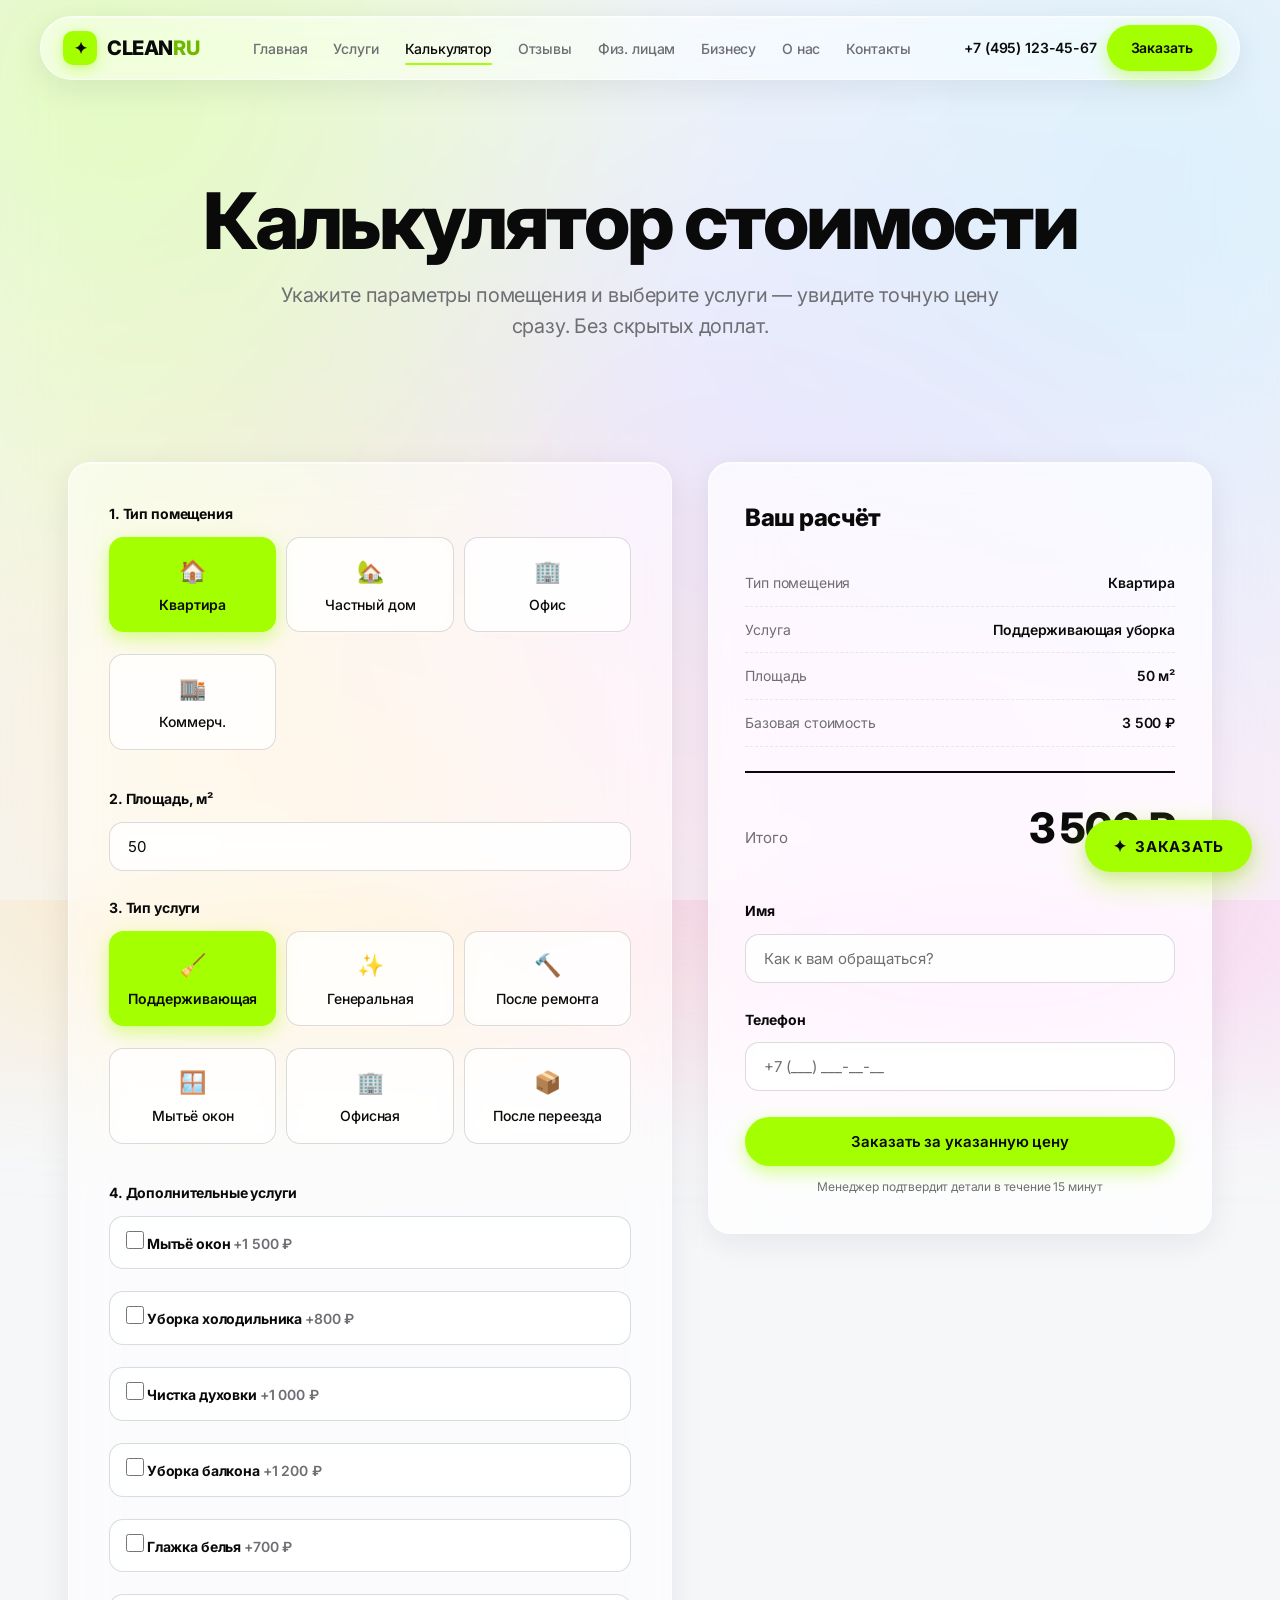
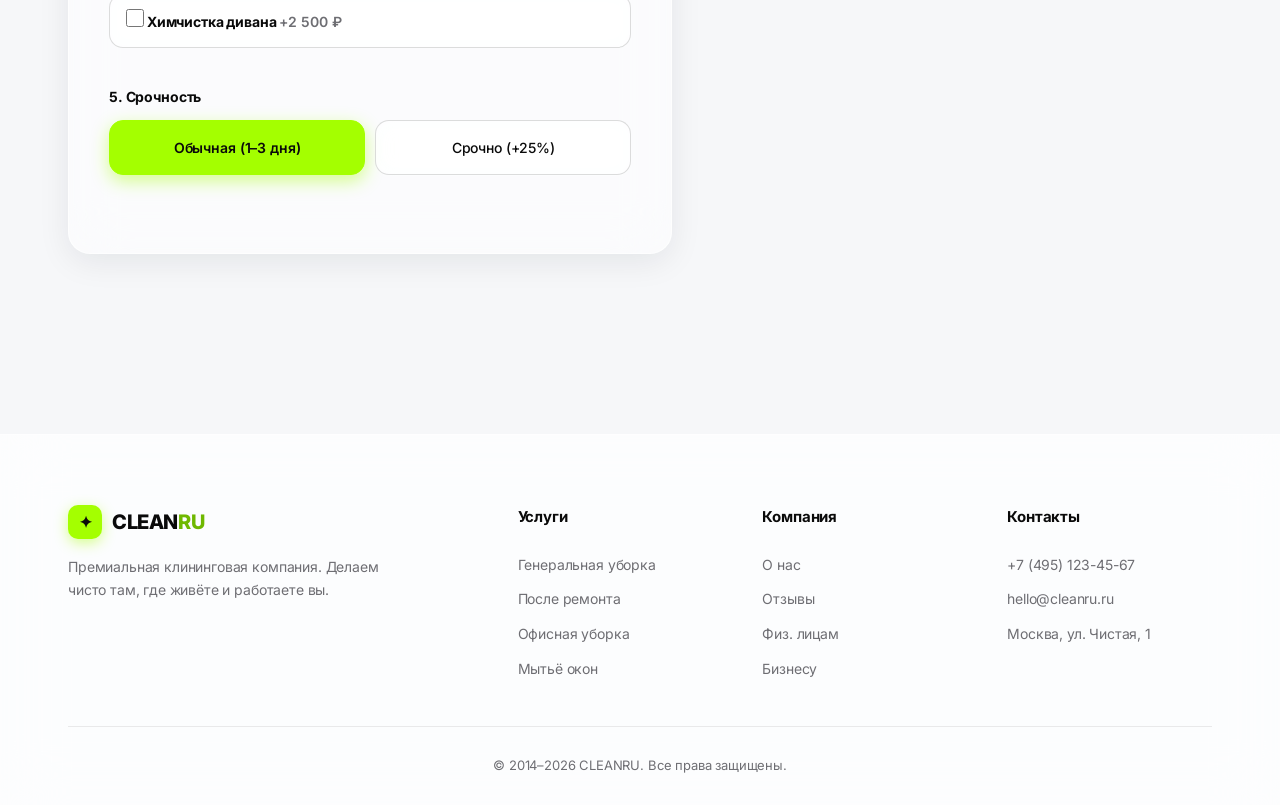
<file: calculator.html>
<!DOCTYPE html>
<html lang="ru">
<head>
  <meta charset="UTF-8" />
  <meta name="viewport" content="width=device-width, initial-scale=1.0" />
  <title>Калькулятор стоимости — CLEANRU</title>
  <link rel="preconnect" href="https://fonts.googleapis.com">
  <link rel="preconnect" href="https://fonts.gstatic.com" crossorigin>
  <link href="https://fonts.googleapis.com/css2?family=Inter:wght@400;500;600;700;800&display=swap" rel="stylesheet">
  <link rel="stylesheet" href="css/styles.css" />
</head>
<body>

  <header class="site-header">
    <div class="container nav">
      <a href="index.html" class="logo">
        <span class="logo-mark">✦</span>
        <span class="logo-text">CLEAN<span>RU</span></span>
      </a>
      <ul class="nav-links">
        <li><a href="index.html">Главная</a></li>
        <li><a href="services.html">Услуги</a></li>
        <li><a href="calculator.html">Калькулятор</a></li>
        <li><a href="reviews.html">Отзывы</a></li>
        <li><a href="individuals.html">Физ. лицам</a></li>
        <li><a href="business.html">Бизнесу</a></li>
        <li><a href="about.html">О нас</a></li>
        <li><a href="contacts.html">Контакты</a></li>
      </ul>
      <div class="nav-cta">
        <a href="tel:+74951234567" class="nav-phone">+7 (495) 123-45-67</a>
        <a href="contacts.html" class="btn btn-primary">Заказать</a>
        <button class="burger" aria-label="Меню"><span></span><span></span><span></span></button>
      </div>
    </div>
  </header>

  <section class="page-hero">
    <div class="container">
      <h1>Калькулятор стоимости</h1>
      <p>Укажите параметры помещения и выберите услуги — увидите точную цену сразу. Без скрытых доплат.</p>
    </div>
  </section>

  <section style="padding-top: 50px;">
    <div class="container">
      <form id="calc-form" class="calc-wrap" onsubmit="return false;">
        <div class="calc-form">
          <div class="form-group">
            <label>1. Тип помещения</label>
            <div class="radio-group">
              <label class="radio-card">
                <input type="radio" name="room" value="apartment" checked>
                <div class="radio-card-inner">
                  <span class="radio-card-icon">🏠</span>Квартира
                </div>
              </label>
              <label class="radio-card">
                <input type="radio" name="room" value="house">
                <div class="radio-card-inner">
                  <span class="radio-card-icon">🏡</span>Частный дом
                </div>
              </label>
              <label class="radio-card">
                <input type="radio" name="room" value="office">
                <div class="radio-card-inner">
                  <span class="radio-card-icon">🏢</span>Офис
                </div>
              </label>
              <label class="radio-card">
                <input type="radio" name="room" value="commercial">
                <div class="radio-card-inner">
                  <span class="radio-card-icon">🏬</span>Коммерч.
                </div>
              </label>
            </div>
          </div>

          <div class="form-group">
            <label for="calc-area">2. Площадь, м²</label>
            <input type="number" id="calc-area" class="form-control" value="50" min="10" max="2000" />
          </div>

          <div class="form-group">
            <label>3. Тип услуги</label>
            <div class="radio-group">
              <label class="radio-card">
                <input type="radio" name="service" value="standard" checked>
                <div class="radio-card-inner">
                  <span class="radio-card-icon">🧹</span>Поддерживающая
                </div>
              </label>
              <label class="radio-card">
                <input type="radio" name="service" value="general">
                <div class="radio-card-inner">
                  <span class="radio-card-icon">✨</span>Генеральная
                </div>
              </label>
              <label class="radio-card">
                <input type="radio" name="service" value="repair">
                <div class="radio-card-inner">
                  <span class="radio-card-icon">🔨</span>После ремонта
                </div>
              </label>
              <label class="radio-card">
                <input type="radio" name="service" value="window">
                <div class="radio-card-inner">
                  <span class="radio-card-icon">🪟</span>Мытьё окон
                </div>
              </label>
              <label class="radio-card">
                <input type="radio" name="service" value="office">
                <div class="radio-card-inner">
                  <span class="radio-card-icon">🏢</span>Офисная
                </div>
              </label>
              <label class="radio-card">
                <input type="radio" name="service" value="move">
                <div class="radio-card-inner">
                  <span class="radio-card-icon">📦</span>После переезда
                </div>
              </label>
            </div>
          </div>

          <div class="form-group">
            <label>4. Дополнительные услуги</label>
            <div class="checkbox-list">
              <label class="check-item">
                <input type="checkbox" name="extra" value="windows"> Мытьё окон
                <span class="check-price">+1 500 ₽</span>
              </label>
              <label class="check-item">
                <input type="checkbox" name="extra" value="fridge"> Уборка холодильника
                <span class="check-price">+800 ₽</span>
              </label>
              <label class="check-item">
                <input type="checkbox" name="extra" value="oven"> Чистка духовки
                <span class="check-price">+1 000 ₽</span>
              </label>
              <label class="check-item">
                <input type="checkbox" name="extra" value="balcony"> Уборка балкона
                <span class="check-price">+1 200 ₽</span>
              </label>
              <label class="check-item">
                <input type="checkbox" name="extra" value="ironing"> Глажка белья
                <span class="check-price">+700 ₽</span>
              </label>
              <label class="check-item">
                <input type="checkbox" name="extra" value="chemistry"> Химчистка дивана
                <span class="check-price">+2 500 ₽</span>
              </label>
            </div>
          </div>

          <div class="form-group">
            <label>5. Срочность</label>
            <div class="radio-group" style="grid-template-columns: 1fr 1fr;">
              <label class="radio-card">
                <input type="radio" name="urgency" value="normal" checked>
                <div class="radio-card-inner">Обычная (1–3 дня)</div>
              </label>
              <label class="radio-card">
                <input type="radio" name="urgency" value="urgent">
                <div class="radio-card-inner">Срочно (+25%)</div>
              </label>
            </div>
          </div>
        </div>

        <aside class="calc-result">
          <h3>Ваш расчёт</h3>
          <ul id="calc-summary" class="calc-summary"></ul>
          <div class="calc-total">
            <span class="calc-total-label">Итого</span>
            <span id="calc-total" class="calc-total-value">0 ₽</span>
          </div>

          <div class="form-group">
            <label for="calc-name">Имя</label>
            <input type="text" id="calc-name" class="form-control" placeholder="Как к вам обращаться?" />
          </div>
          <div class="form-group">
            <label for="calc-phone">Телефон</label>
            <input type="tel" id="calc-phone" class="form-control" placeholder="+7 (___) ___-__-__" />
          </div>

          <button type="button" id="calc-order" class="btn btn-primary btn-block btn-lg">
            Заказать за указанную цену
          </button>
          <p style="color: var(--muted); font-size: 12px; margin-top: 12px; text-align: center;">
            Менеджер подтвердит детали в течение 15 минут
          </p>
        </aside>
      </form>
    </div>
  </section>

  <footer class="site-footer">
    <div class="container">
      <div class="footer-grid">
        <div class="footer-about">
          <a href="index.html" class="logo">
            <span class="logo-mark">✦</span>
            <span class="logo-text">CLEAN<span>RU</span></span>
          </a>
          <p>Премиальная клининговая компания. Делаем чисто там, где живёте и работаете вы.</p>
        </div>
        <div class="footer-col">
          <h4>Услуги</h4>
          <ul>
            <li><a href="services.html">Генеральная уборка</a></li>
            <li><a href="services.html">После ремонта</a></li>
            <li><a href="business.html">Офисная уборка</a></li>
            <li><a href="services.html">Мытьё окон</a></li>
          </ul>
        </div>
        <div class="footer-col">
          <h4>Компания</h4>
          <ul>
            <li><a href="about.html">О нас</a></li>
            <li><a href="reviews.html">Отзывы</a></li>
            <li><a href="individuals.html">Физ. лицам</a></li>
            <li><a href="business.html">Бизнесу</a></li>
          </ul>
        </div>
        <div class="footer-col">
          <h4>Контакты</h4>
          <ul>
            <li><a href="tel:+74951234567">+7 (495) 123-45-67</a></li>
            <li><a href="mailto:hello@cleanru.ru">hello@cleanru.ru</a></li>
            <li><a href="contacts.html">Москва, ул. Чистая, 1</a></li>
          </ul>
        </div>
      </div>
      <div class="footer-bottom">© 2014–2026 CLEANRU. Все права защищены.</div>
    </div>
  </footer>

  <script src="js/main.js"></script>
  <script src="js/calculator.js"></script>
</body>
</html>
</file>
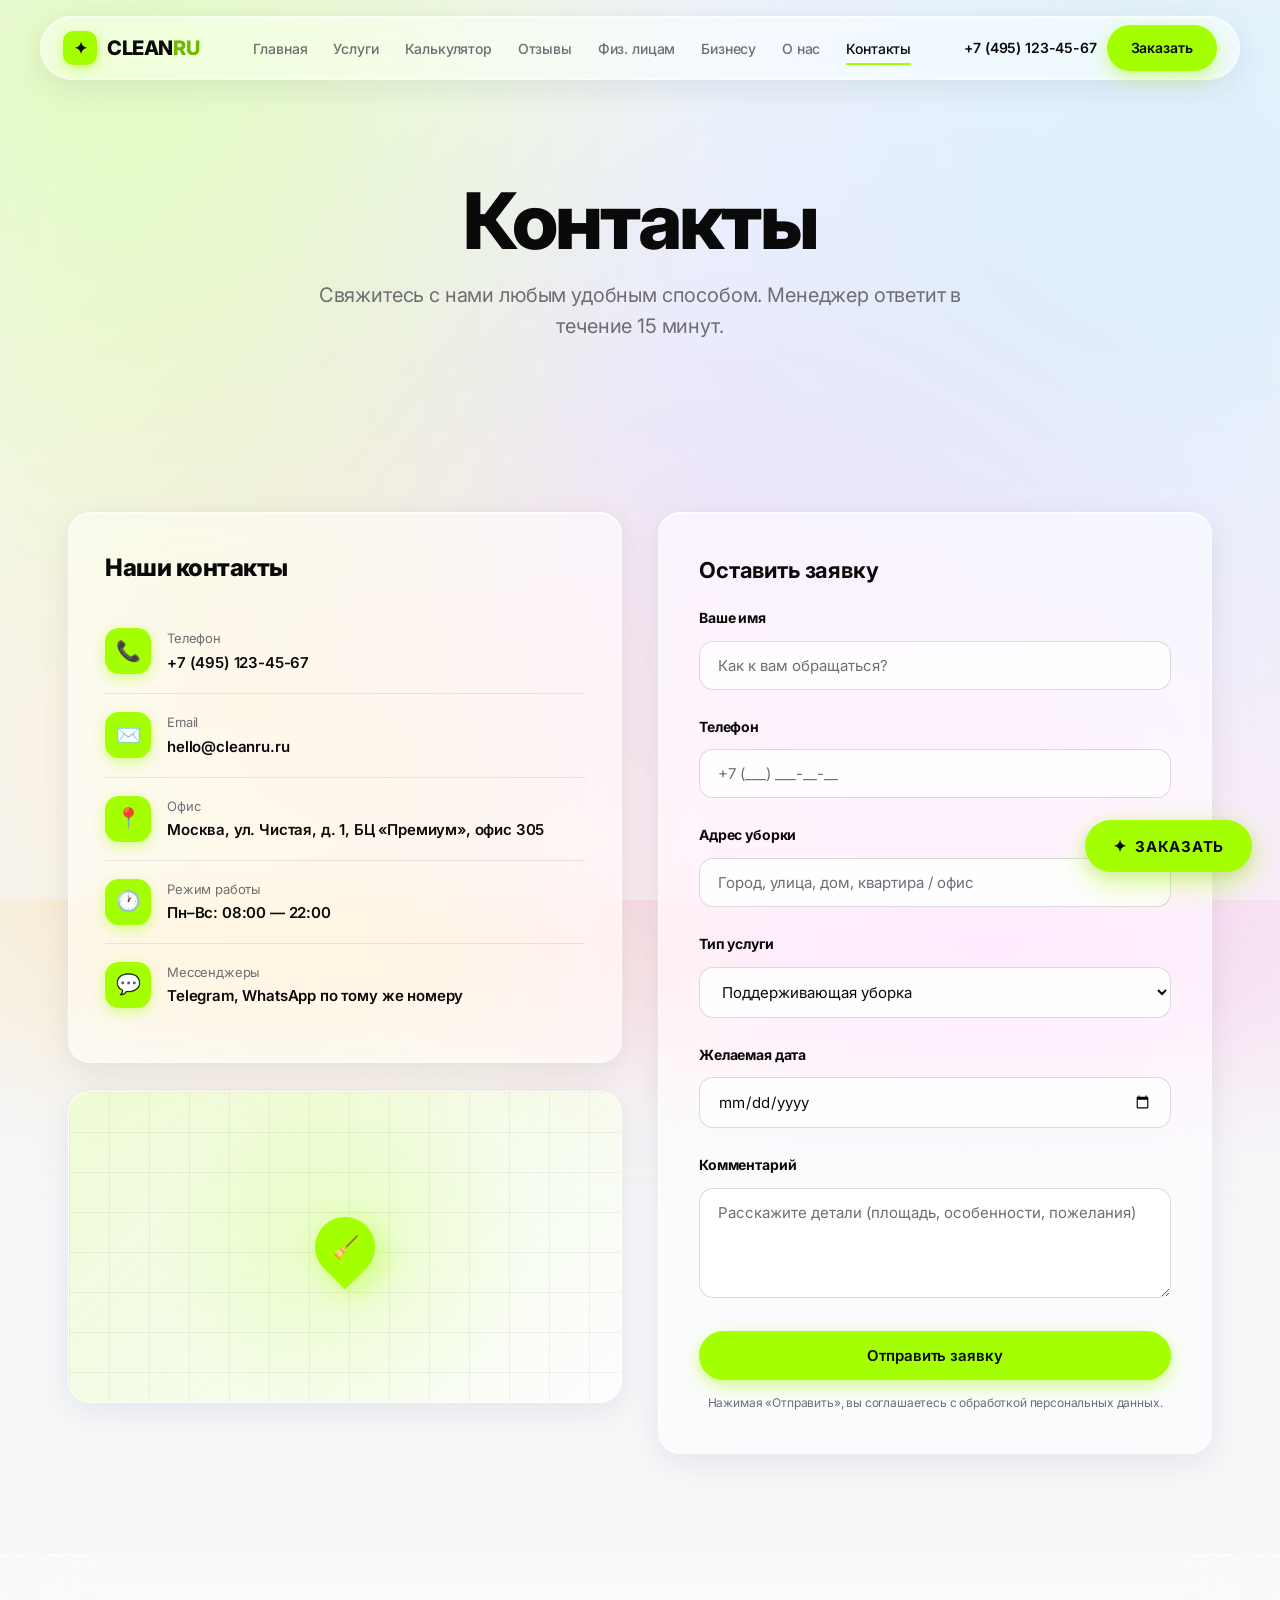
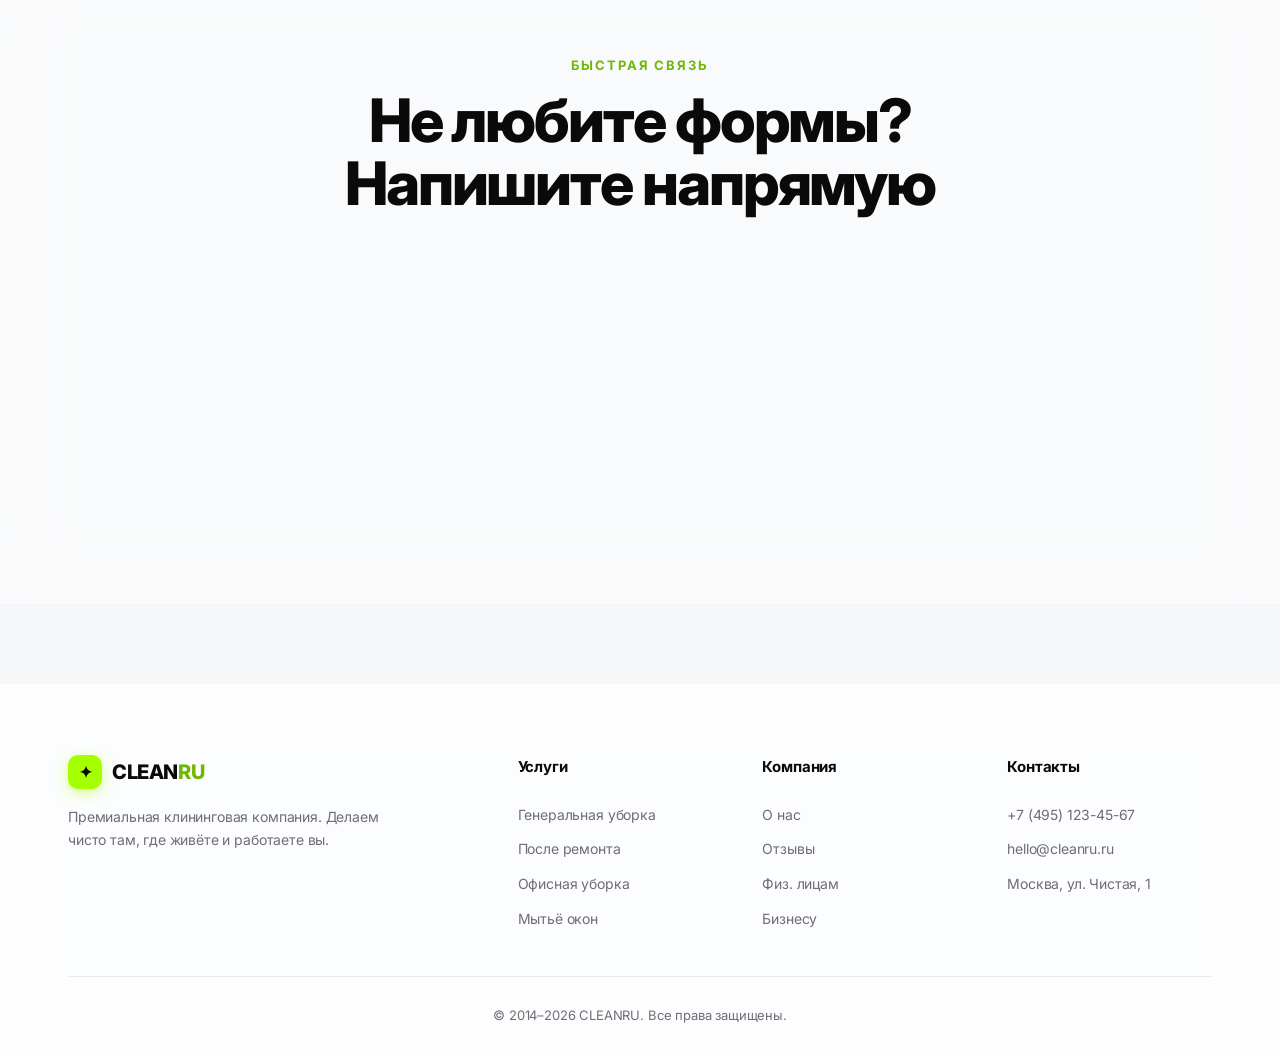
<file: contacts.html>
<!DOCTYPE html>
<html lang="ru">
<head>
  <meta charset="UTF-8" />
  <meta name="viewport" content="width=device-width, initial-scale=1.0" />
  <title>Контакты — CLEANRU</title>
  <link rel="preconnect" href="https://fonts.googleapis.com">
  <link rel="preconnect" href="https://fonts.gstatic.com" crossorigin>
  <link href="https://fonts.googleapis.com/css2?family=Inter:wght@400;500;600;700;800&display=swap" rel="stylesheet">
  <link rel="stylesheet" href="css/styles.css" />
</head>
<body>

  <header class="site-header">
    <div class="container nav">
      <a href="index.html" class="logo">
        <span class="logo-mark">✦</span>
        <span class="logo-text">CLEAN<span>RU</span></span>
      </a>
      <ul class="nav-links">
        <li><a href="index.html">Главная</a></li>
        <li><a href="services.html">Услуги</a></li>
        <li><a href="calculator.html">Калькулятор</a></li>
        <li><a href="reviews.html">Отзывы</a></li>
        <li><a href="individuals.html">Физ. лицам</a></li>
        <li><a href="business.html">Бизнесу</a></li>
        <li><a href="about.html">О нас</a></li>
        <li><a href="contacts.html">Контакты</a></li>
      </ul>
      <div class="nav-cta">
        <a href="tel:+74951234567" class="nav-phone">+7 (495) 123-45-67</a>
        <a href="contacts.html" class="btn btn-primary">Заказать</a>
        <button class="burger" aria-label="Меню"><span></span><span></span><span></span></button>
      </div>
    </div>
  </header>

  <section class="page-hero">
    <div class="container">
      <h1>Контакты</h1>
      <p>Свяжитесь с нами любым удобным способом. Менеджер ответит в течение 15 минут.</p>
    </div>
  </section>

  <section>
    <div class="container">
      <div class="contacts-grid">

        <!-- Left: contact info + map -->
        <div class="reveal">
          <div class="contact-info">
            <h3>Наши контакты</h3>
            <div class="contact-item">
              <div class="contact-icon">📞</div>
              <div>
                <div class="contact-label">Телефон</div>
                <a href="tel:+74951234567" class="contact-value">+7 (495) 123-45-67</a>
              </div>
            </div>
            <div class="contact-item">
              <div class="contact-icon">✉️</div>
              <div>
                <div class="contact-label">Email</div>
                <a href="mailto:hello@cleanru.ru" class="contact-value">hello@cleanru.ru</a>
              </div>
            </div>
            <div class="contact-item">
              <div class="contact-icon">📍</div>
              <div>
                <div class="contact-label">Офис</div>
                <div class="contact-value">Москва, ул. Чистая, д. 1, БЦ «Премиум», офис 305</div>
              </div>
            </div>
            <div class="contact-item">
              <div class="contact-icon">🕐</div>
              <div>
                <div class="contact-label">Режим работы</div>
                <div class="contact-value">Пн–Вс: 08:00 — 22:00</div>
              </div>
            </div>
            <div class="contact-item">
              <div class="contact-icon">💬</div>
              <div>
                <div class="contact-label">Мессенджеры</div>
                <div class="contact-value">Telegram, WhatsApp по тому же номеру</div>
              </div>
            </div>
          </div>

          <div class="map-wrap">
            <div class="map-placeholder">
              <div class="map-pin"></div>
            </div>
          </div>
        </div>

        <!-- Right: order form -->
        <div class="reveal">
          <form class="calc-form" data-form="order">
            <h3 style="margin-bottom: 20px; font-size: 22px;">Оставить заявку</h3>
            <div class="form-group">
              <label for="c-name">Ваше имя</label>
              <input type="text" id="c-name" name="name" class="form-control" placeholder="Как к вам обращаться?" required />
            </div>
            <div class="form-group">
              <label for="c-phone">Телефон</label>
              <input type="tel" id="c-phone" name="phone" class="form-control" placeholder="+7 (___) ___-__-__" required />
            </div>
            <div class="form-group">
              <label for="c-address">Адрес уборки</label>
              <input type="text" id="c-address" name="address" class="form-control" placeholder="Город, улица, дом, квартира / офис" />
            </div>
            <div class="form-group">
              <label for="c-service">Тип услуги</label>
              <select id="c-service" name="service" class="form-control">
                <option>Поддерживающая уборка</option>
                <option>Генеральная уборка</option>
                <option>Уборка после ремонта</option>
                <option>Офисная уборка</option>
                <option>Мытьё окон</option>
                <option>Химчистка мебели</option>
                <option>Другое</option>
              </select>
            </div>
            <div class="form-group">
              <label for="c-date">Желаемая дата</label>
              <input type="date" id="c-date" name="date" class="form-control" />
            </div>
            <div class="form-group">
              <label for="c-comment">Комментарий</label>
              <textarea id="c-comment" name="comment" class="form-control" placeholder="Расскажите детали (площадь, особенности, пожелания)"></textarea>
            </div>
            <button type="submit" class="btn btn-primary btn-block btn-lg">Отправить заявку</button>
            <p style="color: var(--muted); font-size: 12px; margin-top: 14px; text-align: center;">
              Нажимая «Отправить», вы соглашаетесь с обработкой персональных данных.
            </p>
          </form>
        </div>

      </div>
    </div>
  </section>

  <!-- ===== Quick contact methods ===== -->
  <section style="background: var(--bg-soft);">
    <div class="container">
      <div class="section-head reveal">
        <div class="section-eyebrow">Быстрая связь</div>
        <h2>Не любите формы? Напишите напрямую</h2>
      </div>
      <div class="why-grid">
        <a href="tel:+74951234567" class="why-item reveal" style="background: var(--bg-card); border: 1px solid var(--line); border-radius: var(--radius); transition: var(--transition); text-decoration: none;">
          <div class="why-icon">📞</div>
          <h3>Позвонить</h3>
          <p>+7 (495) 123-45-67</p>
        </a>
        <a href="https://t.me/cleanru" class="why-item reveal" style="background: var(--bg-card); border: 1px solid var(--line); border-radius: var(--radius); transition: var(--transition); text-decoration: none;">
          <div class="why-icon">✈️</div>
          <h3>Telegram</h3>
          <p>@cleanru</p>
        </a>
        <a href="https://wa.me/74951234567" class="why-item reveal" style="background: var(--bg-card); border: 1px solid var(--line); border-radius: var(--radius); transition: var(--transition); text-decoration: none;">
          <div class="why-icon">💬</div>
          <h3>WhatsApp</h3>
          <p>Чат за 1 минуту</p>
        </a>
        <a href="mailto:hello@cleanru.ru" class="why-item reveal" style="background: var(--bg-card); border: 1px solid var(--line); border-radius: var(--radius); transition: var(--transition); text-decoration: none;">
          <div class="why-icon">✉️</div>
          <h3>Email</h3>
          <p>hello@cleanru.ru</p>
        </a>
      </div>
    </div>
  </section>

  <footer class="site-footer">
    <div class="container">
      <div class="footer-grid">
        <div class="footer-about">
          <a href="index.html" class="logo">
            <span class="logo-mark">✦</span>
            <span class="logo-text">CLEAN<span>RU</span></span>
          </a>
          <p>Премиальная клининговая компания. Делаем чисто там, где живёте и работаете вы.</p>
        </div>
        <div class="footer-col">
          <h4>Услуги</h4>
          <ul>
            <li><a href="services.html">Генеральная уборка</a></li>
            <li><a href="services.html">После ремонта</a></li>
            <li><a href="business.html">Офисная уборка</a></li>
            <li><a href="services.html">Мытьё окон</a></li>
          </ul>
        </div>
        <div class="footer-col">
          <h4>Компания</h4>
          <ul>
            <li><a href="about.html">О нас</a></li>
            <li><a href="reviews.html">Отзывы</a></li>
            <li><a href="individuals.html">Физ. лицам</a></li>
            <li><a href="business.html">Бизнесу</a></li>
          </ul>
        </div>
        <div class="footer-col">
          <h4>Контакты</h4>
          <ul>
            <li><a href="tel:+74951234567">+7 (495) 123-45-67</a></li>
            <li><a href="mailto:hello@cleanru.ru">hello@cleanru.ru</a></li>
            <li><a href="contacts.html">Москва, ул. Чистая, 1</a></li>
          </ul>
        </div>
      </div>
      <div class="footer-bottom">© 2014–2026 CLEANRU. Все права защищены.</div>
    </div>
  </footer>

  <script src="js/main.js"></script>
</body>
</html>
</file>
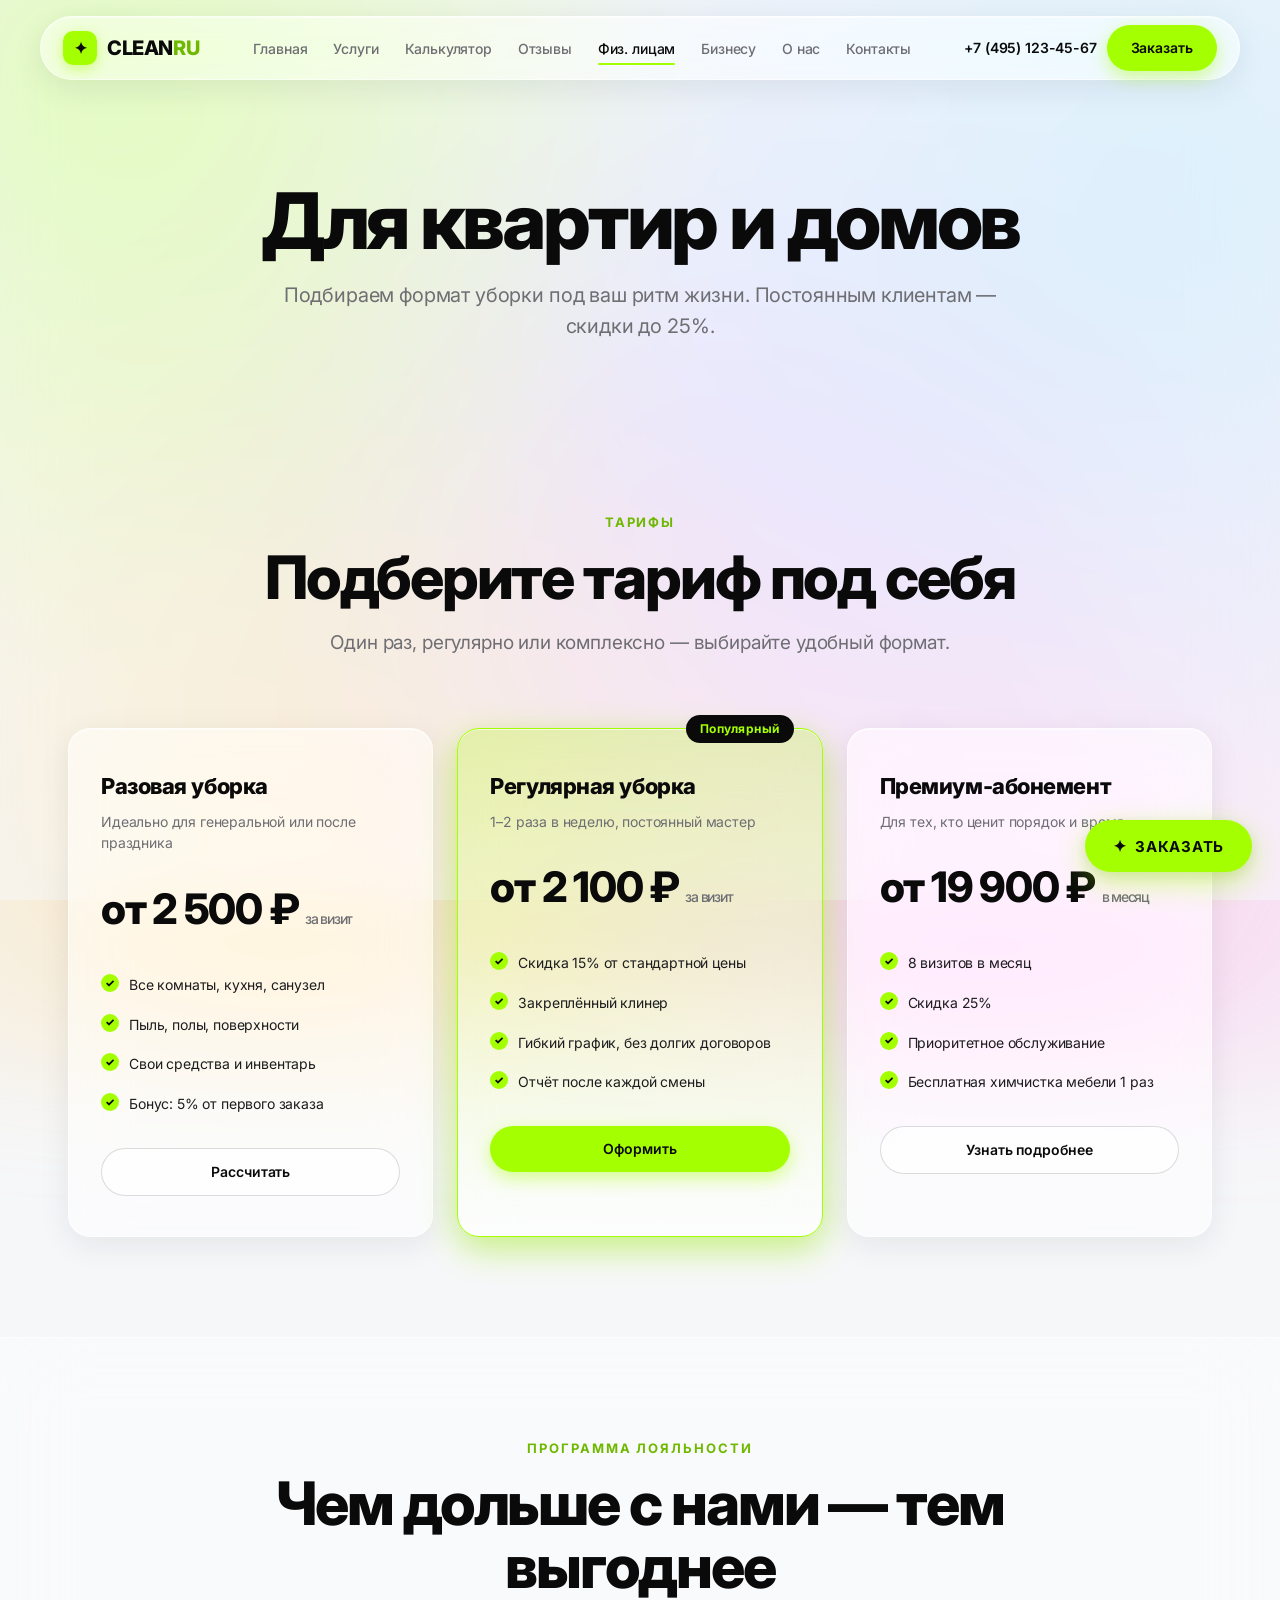
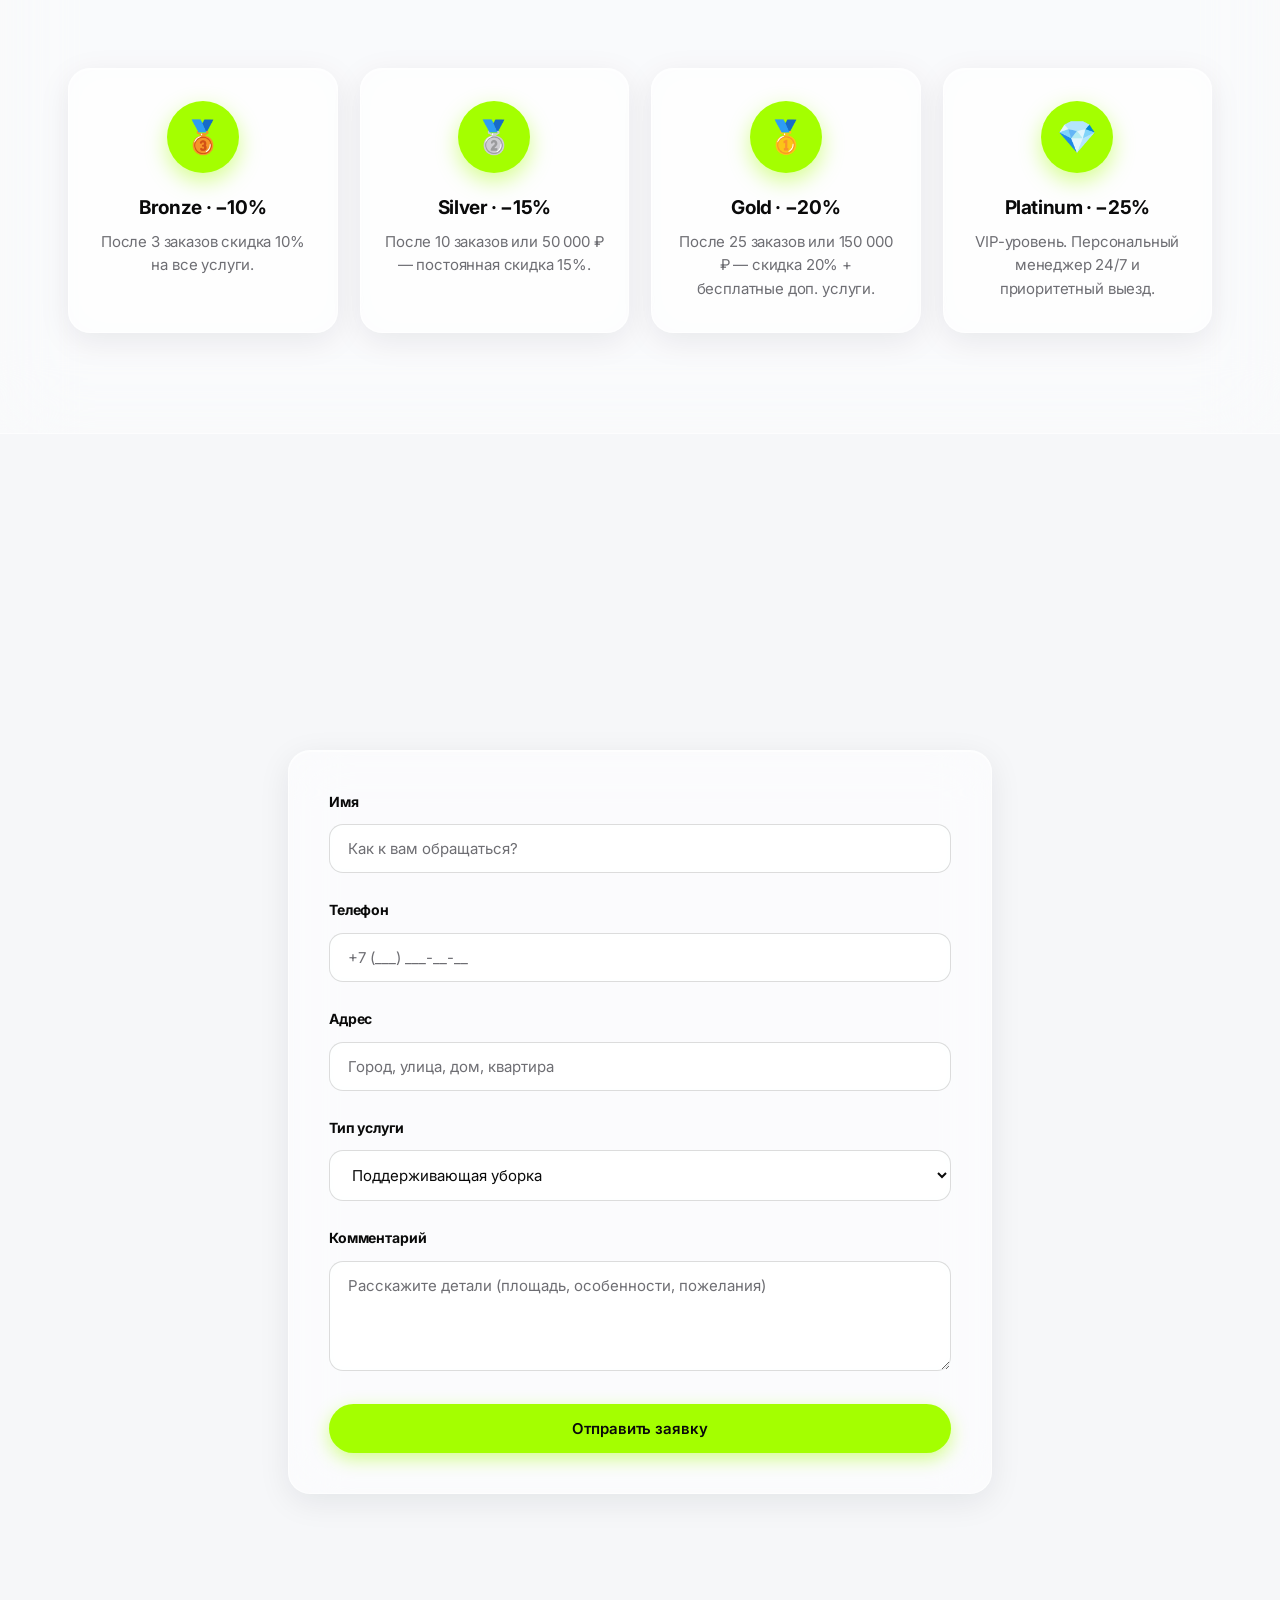
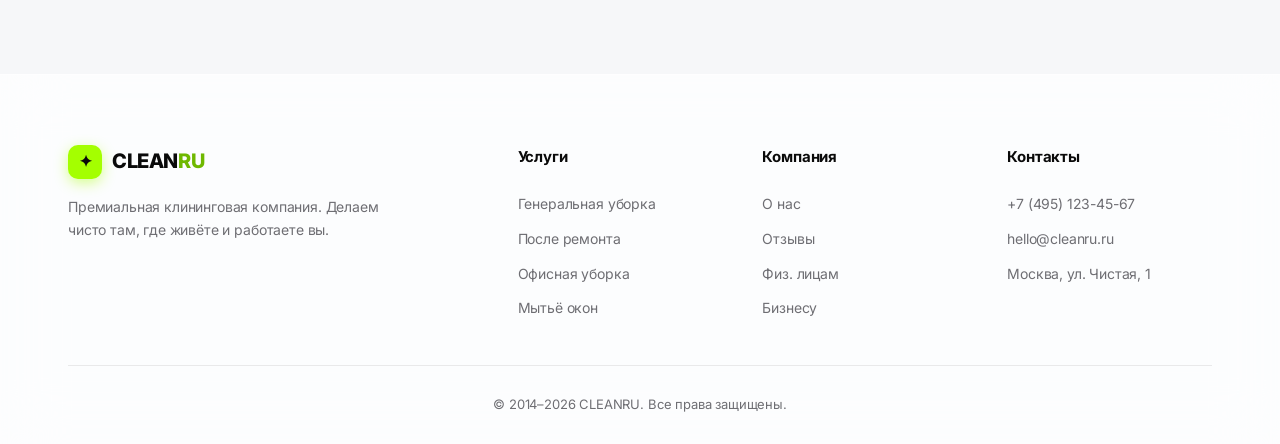
<file: individuals.html>
<!DOCTYPE html>
<html lang="ru">
<head>
  <meta charset="UTF-8" />
  <meta name="viewport" content="width=device-width, initial-scale=1.0" />
  <title>Физическим лицам — CLEANRU</title>
  <link rel="preconnect" href="https://fonts.googleapis.com">
  <link rel="preconnect" href="https://fonts.gstatic.com" crossorigin>
  <link href="https://fonts.googleapis.com/css2?family=Inter:wght@400;500;600;700;800&display=swap" rel="stylesheet">
  <link rel="stylesheet" href="css/styles.css" />
</head>
<body>

  <header class="site-header">
    <div class="container nav">
      <a href="index.html" class="logo">
        <span class="logo-mark">✦</span>
        <span class="logo-text">CLEAN<span>RU</span></span>
      </a>
      <ul class="nav-links">
        <li><a href="index.html">Главная</a></li>
        <li><a href="services.html">Услуги</a></li>
        <li><a href="calculator.html">Калькулятор</a></li>
        <li><a href="reviews.html">Отзывы</a></li>
        <li><a href="individuals.html">Физ. лицам</a></li>
        <li><a href="business.html">Бизнесу</a></li>
        <li><a href="about.html">О нас</a></li>
        <li><a href="contacts.html">Контакты</a></li>
      </ul>
      <div class="nav-cta">
        <a href="tel:+74951234567" class="nav-phone">+7 (495) 123-45-67</a>
        <a href="contacts.html" class="btn btn-primary">Заказать</a>
        <button class="burger" aria-label="Меню"><span></span><span></span><span></span></button>
      </div>
    </div>
  </header>

  <section class="page-hero">
    <div class="container">
      <h1>Для квартир и домов</h1>
      <p>Подбираем формат уборки под ваш ритм жизни. Постоянным клиентам — скидки до 25%.</p>
    </div>
  </section>

  <!-- ===== Pricing Plans ===== -->
  <section>
    <div class="container">
      <div class="section-head reveal">
        <div class="section-eyebrow">Тарифы</div>
        <h2>Подберите тариф под себя</h2>
        <p>Один раз, регулярно или комплексно — выбирайте удобный формат.</p>
      </div>
      <div class="pricing-grid">
        <div class="price-card reveal">
          <div class="price-title">Разовая уборка</div>
          <div class="price-sub">Идеально для генеральной или после праздника</div>
          <div class="price-value">от 2 500 ₽ <small>за визит</small></div>
          <ul class="price-list">
            <li>Все комнаты, кухня, санузел</li>
            <li>Пыль, полы, поверхности</li>
            <li>Свои средства и инвентарь</li>
            <li>Бонус: 5% от первого заказа</li>
          </ul>
          <a href="calculator.html" class="btn btn-outline btn-block">Рассчитать</a>
        </div>

        <div class="price-card featured reveal">
          <div class="price-badge">Популярный</div>
          <div class="price-title">Регулярная уборка</div>
          <div class="price-sub">1–2 раза в неделю, постоянный мастер</div>
          <div class="price-value">от 2 100 ₽ <small>за визит</small></div>
          <ul class="price-list">
            <li>Скидка 15% от стандартной цены</li>
            <li>Закреплённый клинер</li>
            <li>Гибкий график, без долгих договоров</li>
            <li>Отчёт после каждой смены</li>
          </ul>
          <a href="contacts.html" class="btn btn-primary btn-block">Оформить</a>
        </div>

        <div class="price-card reveal">
          <div class="price-title">Премиум-абонемент</div>
          <div class="price-sub">Для тех, кто ценит порядок и время</div>
          <div class="price-value">от 19 900 ₽ <small>в месяц</small></div>
          <ul class="price-list">
            <li>8 визитов в месяц</li>
            <li>Скидка 25%</li>
            <li>Приоритетное обслуживание</li>
            <li>Бесплатная химчистка мебели 1 раз</li>
          </ul>
          <a href="contacts.html" class="btn btn-outline btn-block">Узнать подробнее</a>
        </div>
      </div>
    </div>
  </section>

  <!-- ===== Loyalty ===== -->
  <section style="background: var(--bg-soft);">
    <div class="container">
      <div class="section-head reveal">
        <div class="section-eyebrow">Программа лояльности</div>
        <h2>Чем дольше с нами — тем выгоднее</h2>
      </div>
      <div class="why-grid">
        <div class="why-item reveal">
          <div class="why-icon">🥉</div>
          <h3>Bronze · −10%</h3>
          <p>После 3 заказов скидка 10% на все услуги.</p>
        </div>
        <div class="why-item reveal">
          <div class="why-icon">🥈</div>
          <h3>Silver · −15%</h3>
          <p>После 10 заказов или 50 000 ₽ — постоянная скидка 15%.</p>
        </div>
        <div class="why-item reveal">
          <div class="why-icon">🥇</div>
          <h3>Gold · −20%</h3>
          <p>После 25 заказов или 150 000 ₽ — скидка 20% + бесплатные доп. услуги.</p>
        </div>
        <div class="why-item reveal">
          <div class="why-icon">💎</div>
          <h3>Platinum · −25%</h3>
          <p>VIP-уровень. Персональный менеджер 24/7 и приоритетный выезд.</p>
        </div>
      </div>
    </div>
  </section>

  <!-- ===== Order form ===== -->
  <section>
    <div class="container" style="max-width: 760px;">
      <div class="section-head reveal">
        <div class="section-eyebrow">Заказ</div>
        <h2>Оставьте заявку</h2>
        <p>Перезвоним в течение 15 минут, согласуем удобное время.</p>
      </div>
      <form class="calc-form reveal" data-form="order">
        <div class="form-group">
          <label for="ind-name">Имя</label>
          <input type="text" id="ind-name" name="name" class="form-control" placeholder="Как к вам обращаться?" required />
        </div>
        <div class="form-group">
          <label for="ind-phone">Телефон</label>
          <input type="tel" id="ind-phone" name="phone" class="form-control" placeholder="+7 (___) ___-__-__" required />
        </div>
        <div class="form-group">
          <label for="ind-address">Адрес</label>
          <input type="text" id="ind-address" name="address" class="form-control" placeholder="Город, улица, дом, квартира" />
        </div>
        <div class="form-group">
          <label for="ind-service">Тип услуги</label>
          <select id="ind-service" name="service" class="form-control">
            <option>Поддерживающая уборка</option>
            <option>Генеральная уборка</option>
            <option>Уборка после ремонта</option>
            <option>Уборка после переезда</option>
            <option>Мытьё окон</option>
            <option>Химчистка мебели</option>
          </select>
        </div>
        <div class="form-group">
          <label for="ind-comment">Комментарий</label>
          <textarea id="ind-comment" name="comment" class="form-control" placeholder="Расскажите детали (площадь, особенности, пожелания)"></textarea>
        </div>
        <button type="submit" class="btn btn-primary btn-block btn-lg">Отправить заявку</button>
      </form>
    </div>
  </section>

  <footer class="site-footer">
    <div class="container">
      <div class="footer-grid">
        <div class="footer-about">
          <a href="index.html" class="logo">
            <span class="logo-mark">✦</span>
            <span class="logo-text">CLEAN<span>RU</span></span>
          </a>
          <p>Премиальная клининговая компания. Делаем чисто там, где живёте и работаете вы.</p>
        </div>
        <div class="footer-col">
          <h4>Услуги</h4>
          <ul>
            <li><a href="services.html">Генеральная уборка</a></li>
            <li><a href="services.html">После ремонта</a></li>
            <li><a href="business.html">Офисная уборка</a></li>
            <li><a href="services.html">Мытьё окон</a></li>
          </ul>
        </div>
        <div class="footer-col">
          <h4>Компания</h4>
          <ul>
            <li><a href="about.html">О нас</a></li>
            <li><a href="reviews.html">Отзывы</a></li>
            <li><a href="individuals.html">Физ. лицам</a></li>
            <li><a href="business.html">Бизнесу</a></li>
          </ul>
        </div>
        <div class="footer-col">
          <h4>Контакты</h4>
          <ul>
            <li><a href="tel:+74951234567">+7 (495) 123-45-67</a></li>
            <li><a href="mailto:hello@cleanru.ru">hello@cleanru.ru</a></li>
            <li><a href="contacts.html">Москва, ул. Чистая, 1</a></li>
          </ul>
        </div>
      </div>
      <div class="footer-bottom">© 2014–2026 CLEANRU. Все права защищены.</div>
    </div>
  </footer>

  <script src="js/main.js"></script>
</body>
</html>
</file>
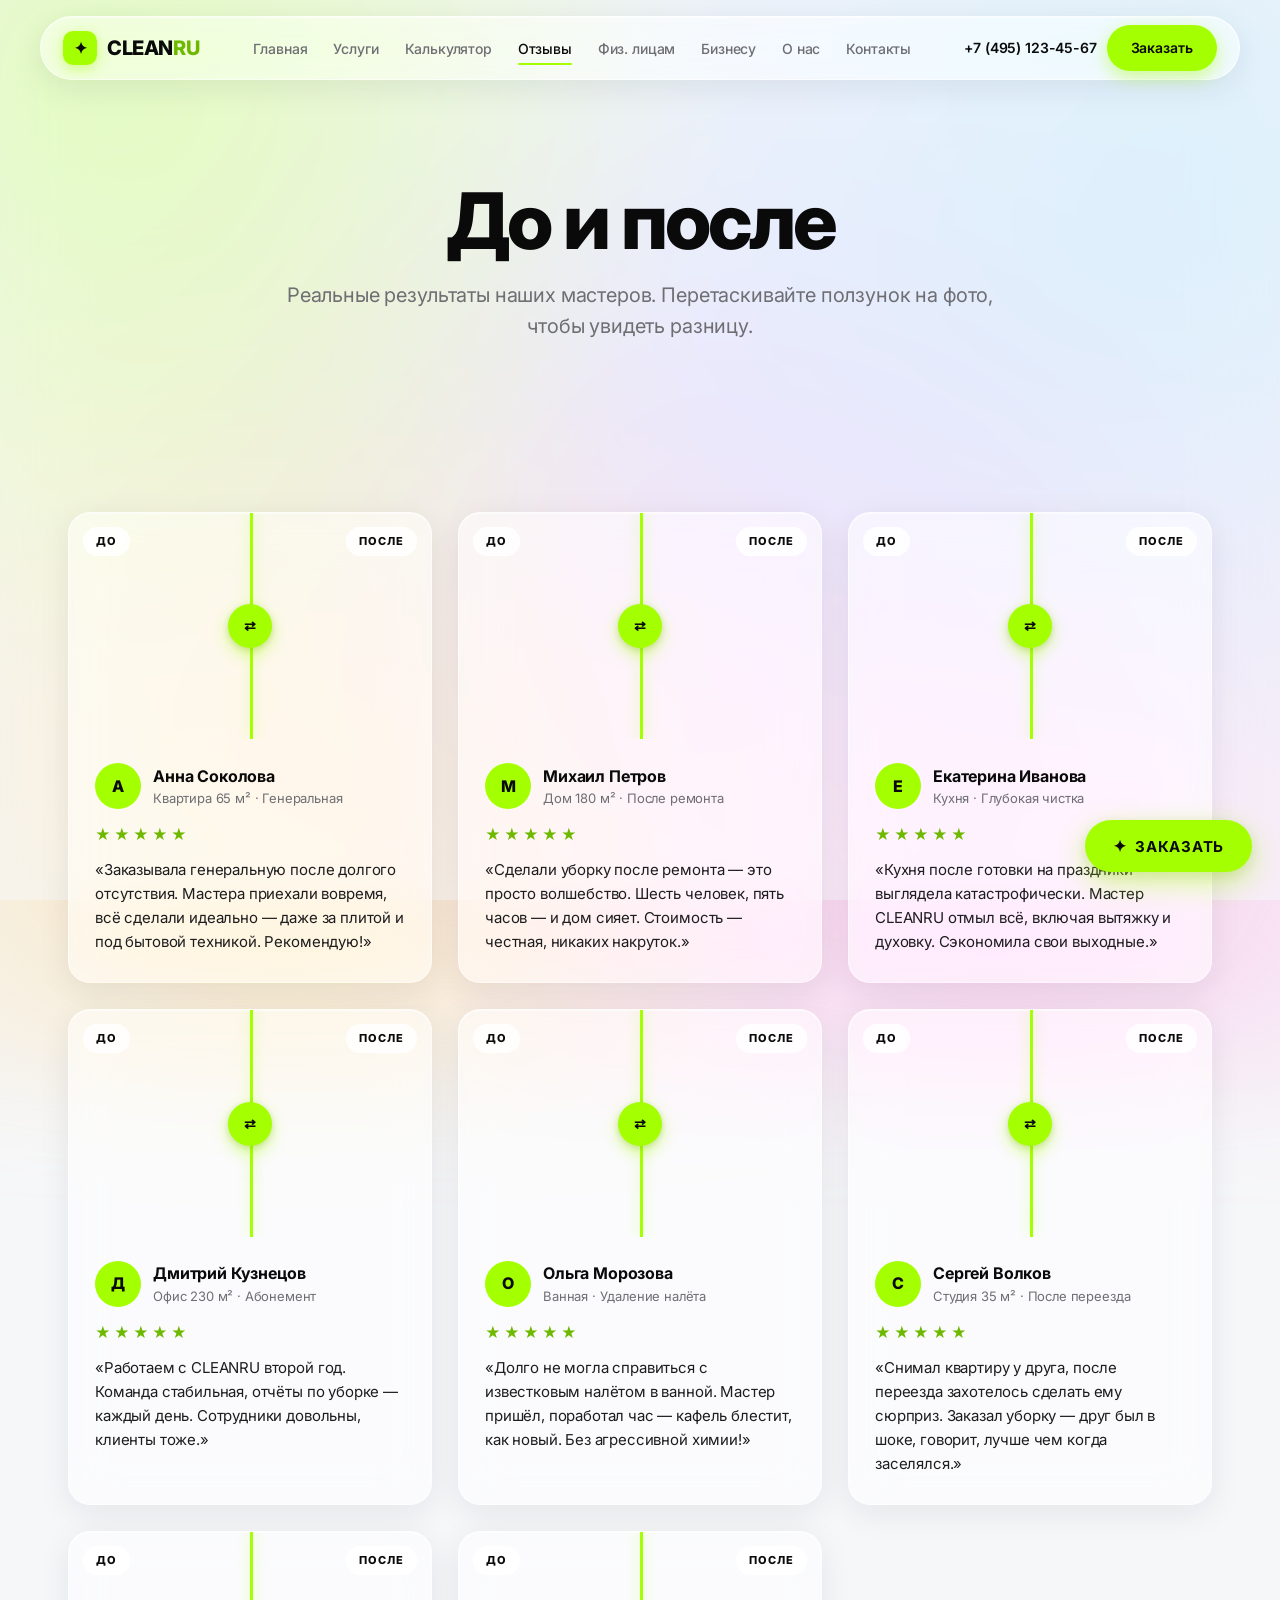
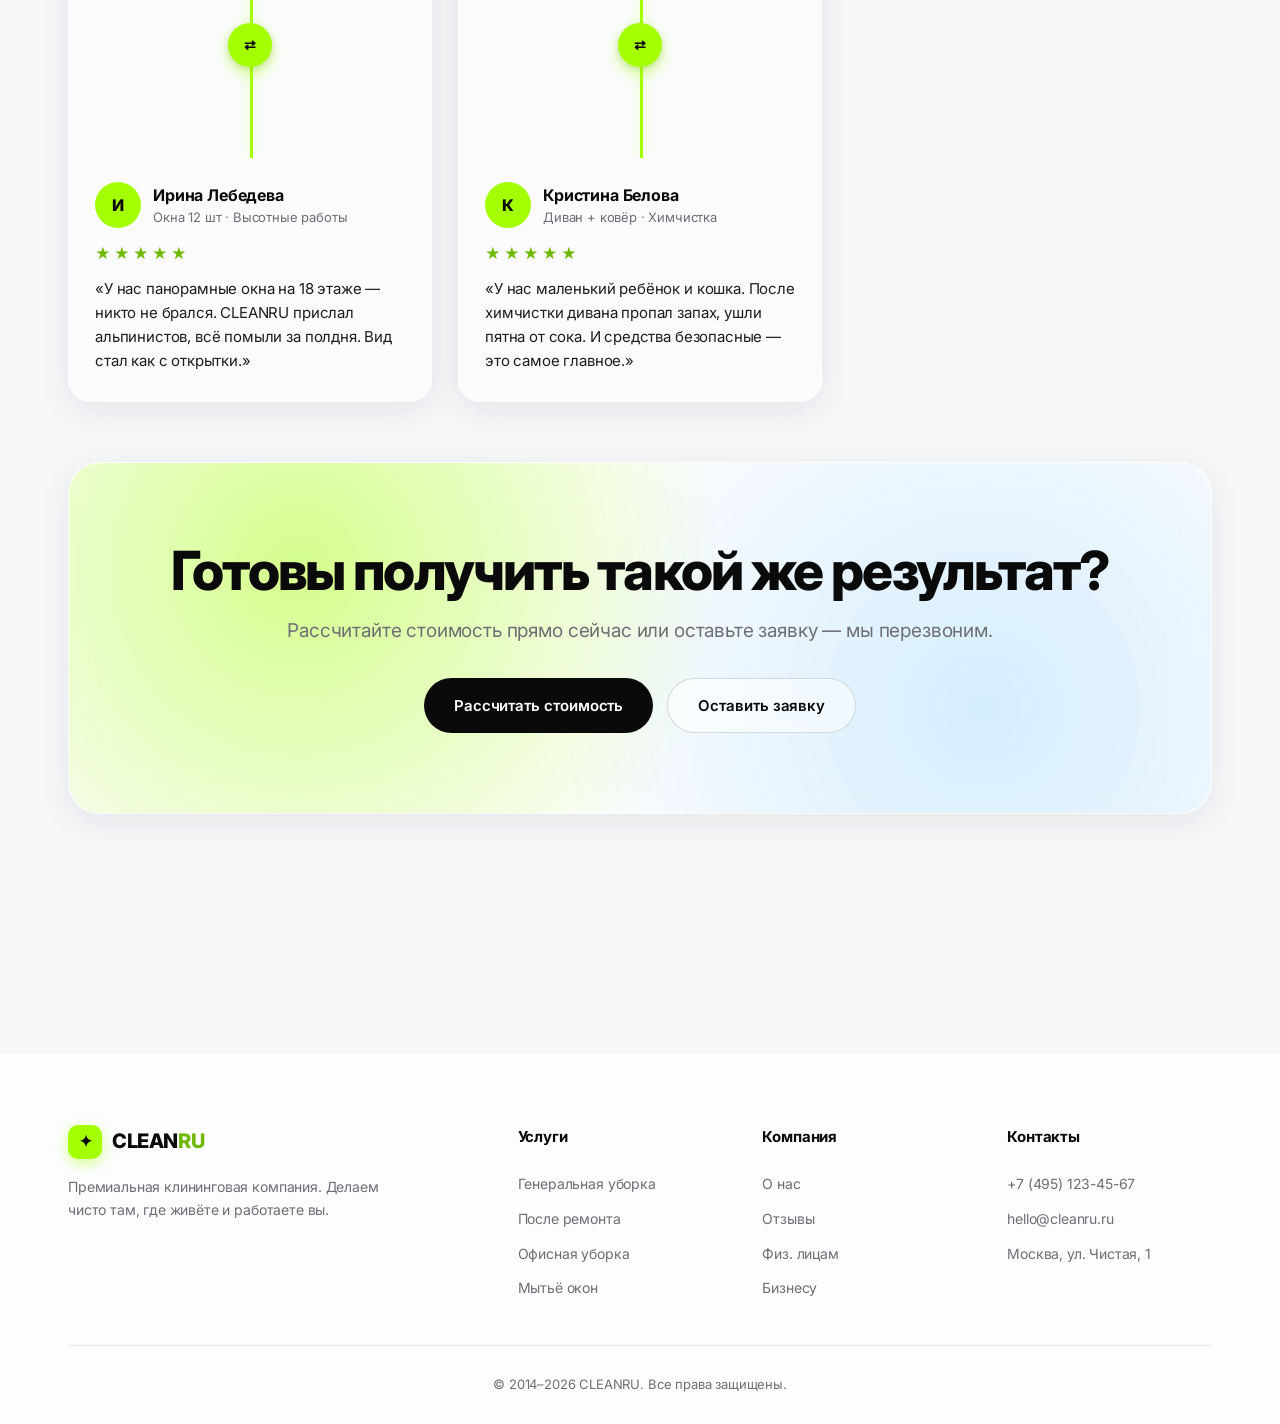
<file: reviews.html>
<!DOCTYPE html>
<html lang="ru">
<head>
  <meta charset="UTF-8" />
  <meta name="viewport" content="width=device-width, initial-scale=1.0" />
  <title>Отзывы и работы — CLEANRU</title>
  <link rel="preconnect" href="https://fonts.googleapis.com">
  <link rel="preconnect" href="https://fonts.gstatic.com" crossorigin>
  <link href="https://fonts.googleapis.com/css2?family=Inter:wght@400;500;600;700;800&display=swap" rel="stylesheet">
  <link rel="stylesheet" href="css/styles.css" />
</head>
<body>

  <header class="site-header">
    <div class="container nav">
      <a href="index.html" class="logo">
        <span class="logo-mark">✦</span>
        <span class="logo-text">CLEAN<span>RU</span></span>
      </a>
      <ul class="nav-links">
        <li><a href="index.html">Главная</a></li>
        <li><a href="services.html">Услуги</a></li>
        <li><a href="calculator.html">Калькулятор</a></li>
        <li><a href="reviews.html">Отзывы</a></li>
        <li><a href="individuals.html">Физ. лицам</a></li>
        <li><a href="business.html">Бизнесу</a></li>
        <li><a href="about.html">О нас</a></li>
        <li><a href="contacts.html">Контакты</a></li>
      </ul>
      <div class="nav-cta">
        <a href="tel:+74951234567" class="nav-phone">+7 (495) 123-45-67</a>
        <a href="contacts.html" class="btn btn-primary">Заказать</a>
        <button class="burger" aria-label="Меню"><span></span><span></span><span></span></button>
      </div>
    </div>
  </header>

  <section class="page-hero">
    <div class="container">
      <h1>До и после</h1>
      <p>Реальные результаты наших мастеров. Перетаскивайте ползунок на фото, чтобы увидеть разницу.</p>
    </div>
  </section>

  <section>
    <div class="container">
      <div class="reviews-grid">

        <!-- 1 -->
        <article class="review-card reveal">
          <div class="before-after">
            <div class="ba-image ba-before" style="background-image: url('https://images.unsplash.com/photo-1556909114-f6e7ad7d3136?w=800&q=70');"></div>
            <div class="ba-image ba-after"  style="background-image: url('https://images.unsplash.com/photo-1583845112203-29329902332e?w=800&q=70');"></div>
            <span class="ba-label ba-before-label">ДО</span>
            <span class="ba-label ba-after-label">ПОСЛЕ</span>
            <div class="ba-slider-line"></div>
            <div class="ba-handle">⇄</div>
          </div>
          <div class="review-body">
            <div class="review-header">
              <div class="review-avatar">А</div>
              <div>
                <div class="review-name">Анна Соколова</div>
                <div class="review-meta">Квартира 65 м² · Генеральная</div>
              </div>
            </div>
            <div class="review-rating">★★★★★</div>
            <p class="review-text">«Заказывала генеральную после долгого отсутствия. Мастера приехали вовремя, всё сделали идеально — даже за плитой и под бытовой техникой. Рекомендую!»</p>
          </div>
        </article>

        <!-- 2 -->
        <article class="review-card reveal">
          <div class="before-after">
            <div class="ba-image ba-before" style="background-image: url('https://images.unsplash.com/photo-1581578731548-c64695cc6952?w=800&q=70');"></div>
            <div class="ba-image ba-after"  style="background-image: url('https://images.unsplash.com/photo-1556228453-efd6c1ff04f6?w=800&q=70');"></div>
            <span class="ba-label ba-before-label">ДО</span>
            <span class="ba-label ba-after-label">ПОСЛЕ</span>
            <div class="ba-slider-line"></div>
            <div class="ba-handle">⇄</div>
          </div>
          <div class="review-body">
            <div class="review-header">
              <div class="review-avatar">М</div>
              <div>
                <div class="review-name">Михаил Петров</div>
                <div class="review-meta">Дом 180 м² · После ремонта</div>
              </div>
            </div>
            <div class="review-rating">★★★★★</div>
            <p class="review-text">«Сделали уборку после ремонта — это просто волшебство. Шесть человек, пять часов — и дом сияет. Стоимость — честная, никаких накруток.»</p>
          </div>
        </article>

        <!-- 3 -->
        <article class="review-card reveal">
          <div class="before-after">
            <div class="ba-image ba-before" style="background-image: url('https://images.unsplash.com/photo-1593853963555-013dde169437?w=800&q=70');"></div>
            <div class="ba-image ba-after"  style="background-image: url('https://images.unsplash.com/photo-1556910103-1c02745aae4d?w=800&q=70');"></div>
            <span class="ba-label ba-before-label">ДО</span>
            <span class="ba-label ba-after-label">ПОСЛЕ</span>
            <div class="ba-slider-line"></div>
            <div class="ba-handle">⇄</div>
          </div>
          <div class="review-body">
            <div class="review-header">
              <div class="review-avatar">Е</div>
              <div>
                <div class="review-name">Екатерина Иванова</div>
                <div class="review-meta">Кухня · Глубокая чистка</div>
              </div>
            </div>
            <div class="review-rating">★★★★★</div>
            <p class="review-text">«Кухня после готовки на праздники выглядела катастрофически. Мастер CLEANRU отмыл всё, включая вытяжку и духовку. Сэкономила свои выходные.»</p>
          </div>
        </article>

        <!-- 4 -->
        <article class="review-card reveal">
          <div class="before-after">
            <div class="ba-image ba-before" style="background-image: url('https://images.unsplash.com/photo-1584622650111-993a426fbf0a?w=800&q=70');"></div>
            <div class="ba-image ba-after"  style="background-image: url('https://images.unsplash.com/photo-1600585154340-be6161a56a0c?w=800&q=70');"></div>
            <span class="ba-label ba-before-label">ДО</span>
            <span class="ba-label ba-after-label">ПОСЛЕ</span>
            <div class="ba-slider-line"></div>
            <div class="ba-handle">⇄</div>
          </div>
          <div class="review-body">
            <div class="review-header">
              <div class="review-avatar">Д</div>
              <div>
                <div class="review-name">Дмитрий Кузнецов</div>
                <div class="review-meta">Офис 230 м² · Абонемент</div>
              </div>
            </div>
            <div class="review-rating">★★★★★</div>
            <p class="review-text">«Работаем с CLEANRU второй год. Команда стабильная, отчёты по уборке — каждый день. Сотрудники довольны, клиенты тоже.»</p>
          </div>
        </article>

        <!-- 5 -->
        <article class="review-card reveal">
          <div class="before-after">
            <div class="ba-image ba-before" style="background-image: url('https://images.unsplash.com/photo-1567016376408-0226e4d0c1ea?w=800&q=70');"></div>
            <div class="ba-image ba-after"  style="background-image: url('https://images.unsplash.com/photo-1616594039964-ae9021a400a0?w=800&q=70');"></div>
            <span class="ba-label ba-before-label">ДО</span>
            <span class="ba-label ba-after-label">ПОСЛЕ</span>
            <div class="ba-slider-line"></div>
            <div class="ba-handle">⇄</div>
          </div>
          <div class="review-body">
            <div class="review-header">
              <div class="review-avatar">О</div>
              <div>
                <div class="review-name">Ольга Морозова</div>
                <div class="review-meta">Ванная · Удаление налёта</div>
              </div>
            </div>
            <div class="review-rating">★★★★★</div>
            <p class="review-text">«Долго не могла справиться с известковым налётом в ванной. Мастер пришёл, поработал час — кафель блестит, как новый. Без агрессивной химии!»</p>
          </div>
        </article>

        <!-- 6 -->
        <article class="review-card reveal">
          <div class="before-after">
            <div class="ba-image ba-before" style="background-image: url('https://images.unsplash.com/photo-1558211583-d26f610c1eb1?w=800&q=70');"></div>
            <div class="ba-image ba-after"  style="background-image: url('https://images.unsplash.com/photo-1505691938895-1758d7feb511?w=800&q=70');"></div>
            <span class="ba-label ba-before-label">ДО</span>
            <span class="ba-label ba-after-label">ПОСЛЕ</span>
            <div class="ba-slider-line"></div>
            <div class="ba-handle">⇄</div>
          </div>
          <div class="review-body">
            <div class="review-header">
              <div class="review-avatar">С</div>
              <div>
                <div class="review-name">Сергей Волков</div>
                <div class="review-meta">Студия 35 м² · После переезда</div>
              </div>
            </div>
            <div class="review-rating">★★★★★</div>
            <p class="review-text">«Снимал квартиру у друга, после переезда захотелось сделать ему сюрприз. Заказал уборку — друг был в шоке, говорит, лучше чем когда заселялся.»</p>
          </div>
        </article>

        <!-- 7 -->
        <article class="review-card reveal">
          <div class="before-after">
            <div class="ba-image ba-before" style="background-image: url('https://images.unsplash.com/photo-1494249220860-6c3cb0e26111?w=800&q=70');"></div>
            <div class="ba-image ba-after"  style="background-image: url('https://images.unsplash.com/photo-1513694203232-719a280e022f?w=800&q=70');"></div>
            <span class="ba-label ba-before-label">ДО</span>
            <span class="ba-label ba-after-label">ПОСЛЕ</span>
            <div class="ba-slider-line"></div>
            <div class="ba-handle">⇄</div>
          </div>
          <div class="review-body">
            <div class="review-header">
              <div class="review-avatar">И</div>
              <div>
                <div class="review-name">Ирина Лебедева</div>
                <div class="review-meta">Окна 12 шт · Высотные работы</div>
              </div>
            </div>
            <div class="review-rating">★★★★★</div>
            <p class="review-text">«У нас панорамные окна на 18 этаже — никто не брался. CLEANRU прислал альпинистов, всё помыли за полдня. Вид стал как с открытки.»</p>
          </div>
        </article>

        <!-- 8 -->
        <article class="review-card reveal">
          <div class="before-after">
            <div class="ba-image ba-before" style="background-image: url('https://images.unsplash.com/photo-1582417728305-ce4135020da1?w=800&q=70');"></div>
            <div class="ba-image ba-after"  style="background-image: url('https://images.unsplash.com/photo-1502005229762-cf1b2da7c5d6?w=800&q=70');"></div>
            <span class="ba-label ba-before-label">ДО</span>
            <span class="ba-label ba-after-label">ПОСЛЕ</span>
            <div class="ba-slider-line"></div>
            <div class="ba-handle">⇄</div>
          </div>
          <div class="review-body">
            <div class="review-header">
              <div class="review-avatar">К</div>
              <div>
                <div class="review-name">Кристина Белова</div>
                <div class="review-meta">Диван + ковёр · Химчистка</div>
              </div>
            </div>
            <div class="review-rating">★★★★★</div>
            <p class="review-text">«У нас маленький ребёнок и кошка. После химчистки дивана пропал запах, ушли пятна от сока. И средства безопасные — это самое главное.»</p>
          </div>
        </article>

      </div>

      <div class="cta-banner reveal" style="margin-top: 60px;">
        <h2>Готовы получить такой же результат?</h2>
        <p>Рассчитайте стоимость прямо сейчас или оставьте заявку — мы перезвоним.</p>
        <div class="hero-actions" style="justify-content:center;">
          <a href="calculator.html" class="btn btn-accent btn-lg">Рассчитать стоимость</a>
          <a href="contacts.html" class="btn btn-outline btn-lg">Оставить заявку</a>
        </div>
      </div>
    </div>
  </section>

  <footer class="site-footer">
    <div class="container">
      <div class="footer-grid">
        <div class="footer-about">
          <a href="index.html" class="logo">
            <span class="logo-mark">✦</span>
            <span class="logo-text">CLEAN<span>RU</span></span>
          </a>
          <p>Премиальная клининговая компания. Делаем чисто там, где живёте и работаете вы.</p>
        </div>
        <div class="footer-col">
          <h4>Услуги</h4>
          <ul>
            <li><a href="services.html">Генеральная уборка</a></li>
            <li><a href="services.html">После ремонта</a></li>
            <li><a href="business.html">Офисная уборка</a></li>
            <li><a href="services.html">Мытьё окон</a></li>
          </ul>
        </div>
        <div class="footer-col">
          <h4>Компания</h4>
          <ul>
            <li><a href="about.html">О нас</a></li>
            <li><a href="reviews.html">Отзывы</a></li>
            <li><a href="individuals.html">Физ. лицам</a></li>
            <li><a href="business.html">Бизнесу</a></li>
          </ul>
        </div>
        <div class="footer-col">
          <h4>Контакты</h4>
          <ul>
            <li><a href="tel:+74951234567">+7 (495) 123-45-67</a></li>
            <li><a href="mailto:hello@cleanru.ru">hello@cleanru.ru</a></li>
            <li><a href="contacts.html">Москва, ул. Чистая, 1</a></li>
          </ul>
        </div>
      </div>
      <div class="footer-bottom">© 2014–2026 CLEANRU. Все права защищены.</div>
    </div>
  </footer>

  <script src="js/main.js"></script>
</body>
</html>
</file>
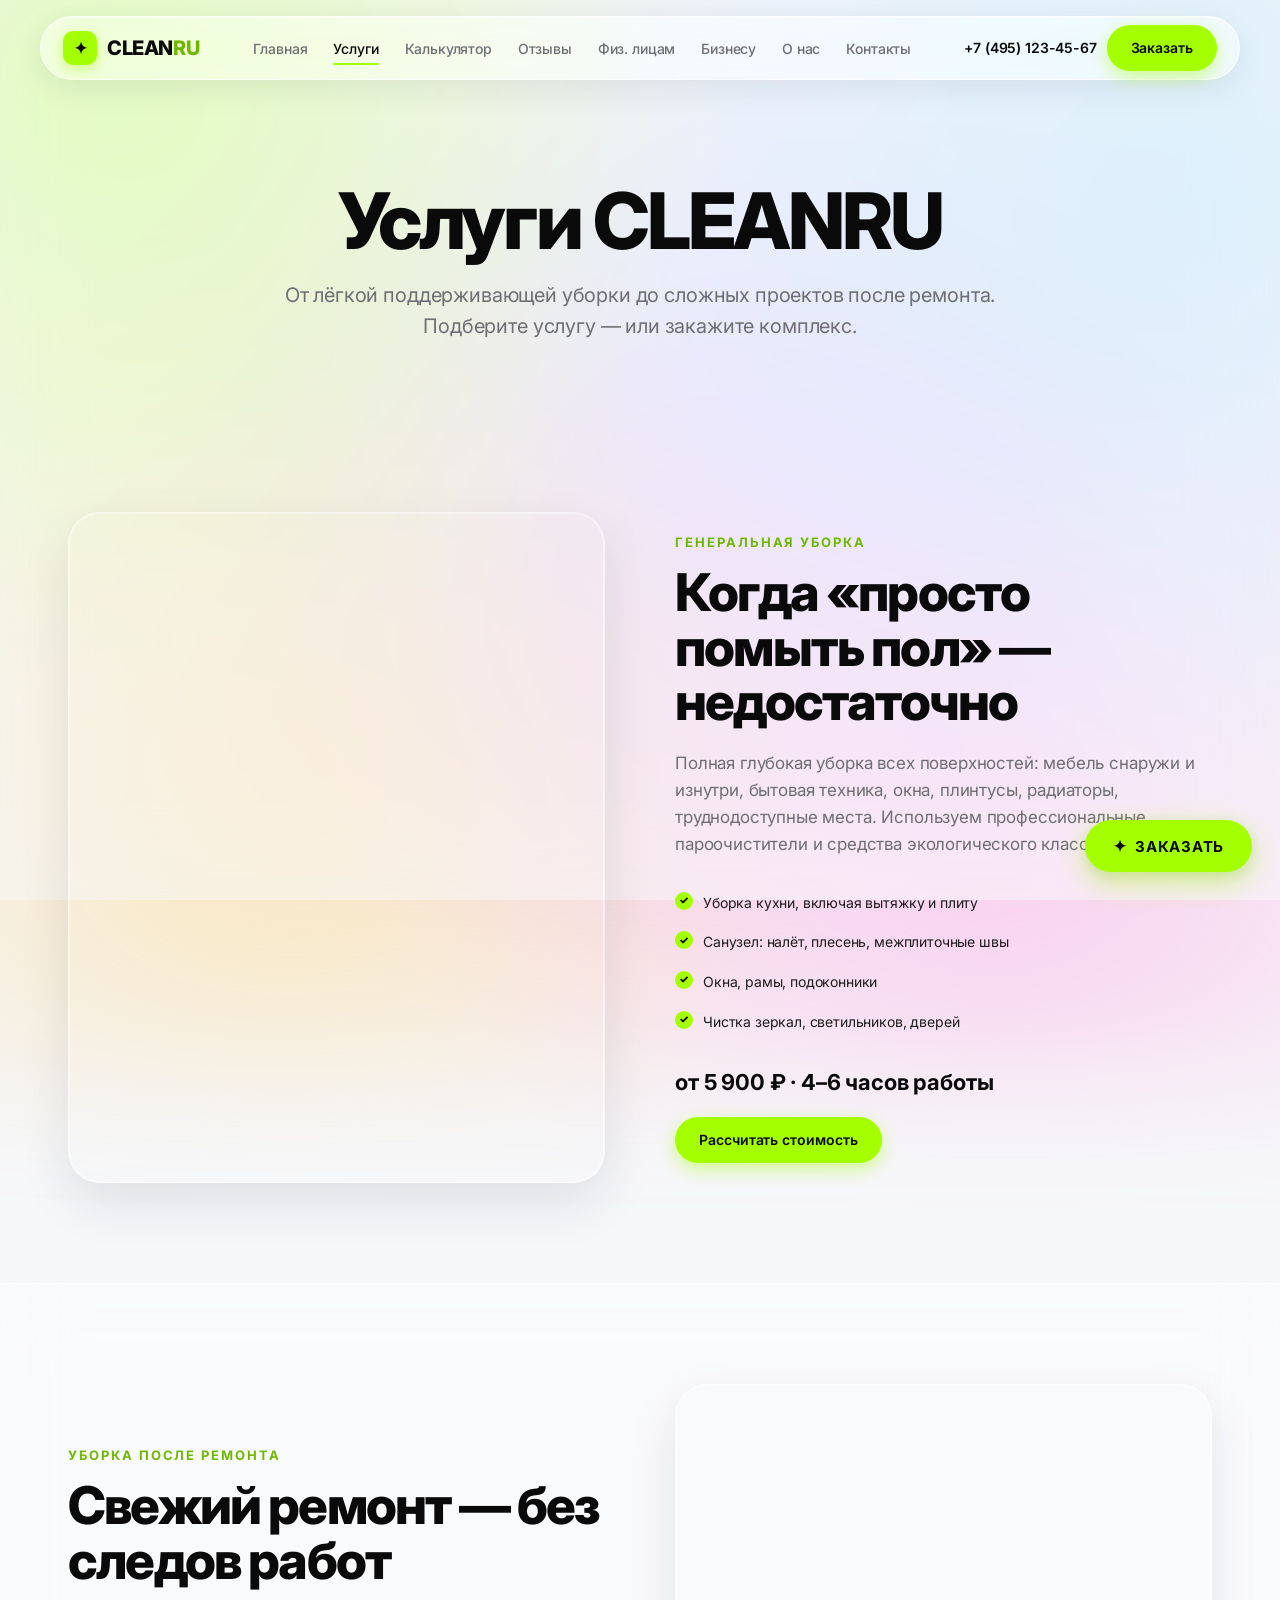
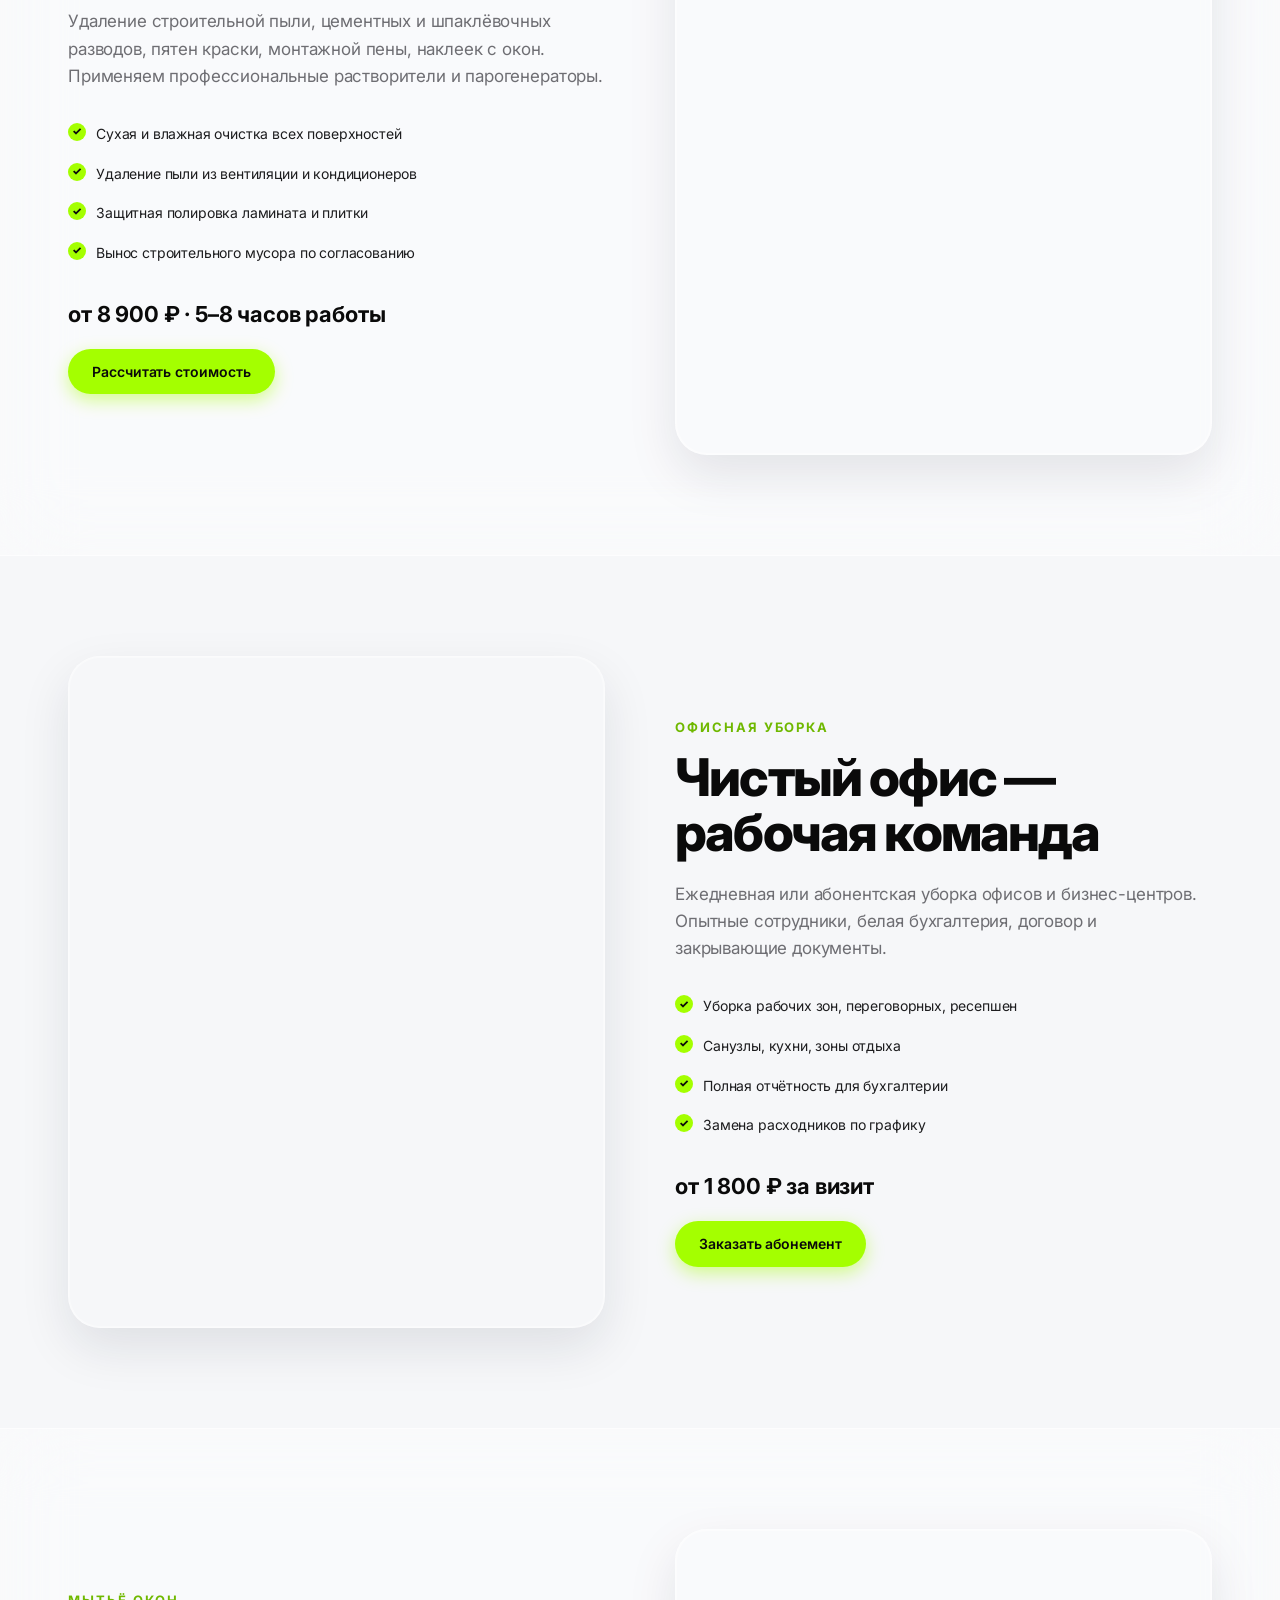
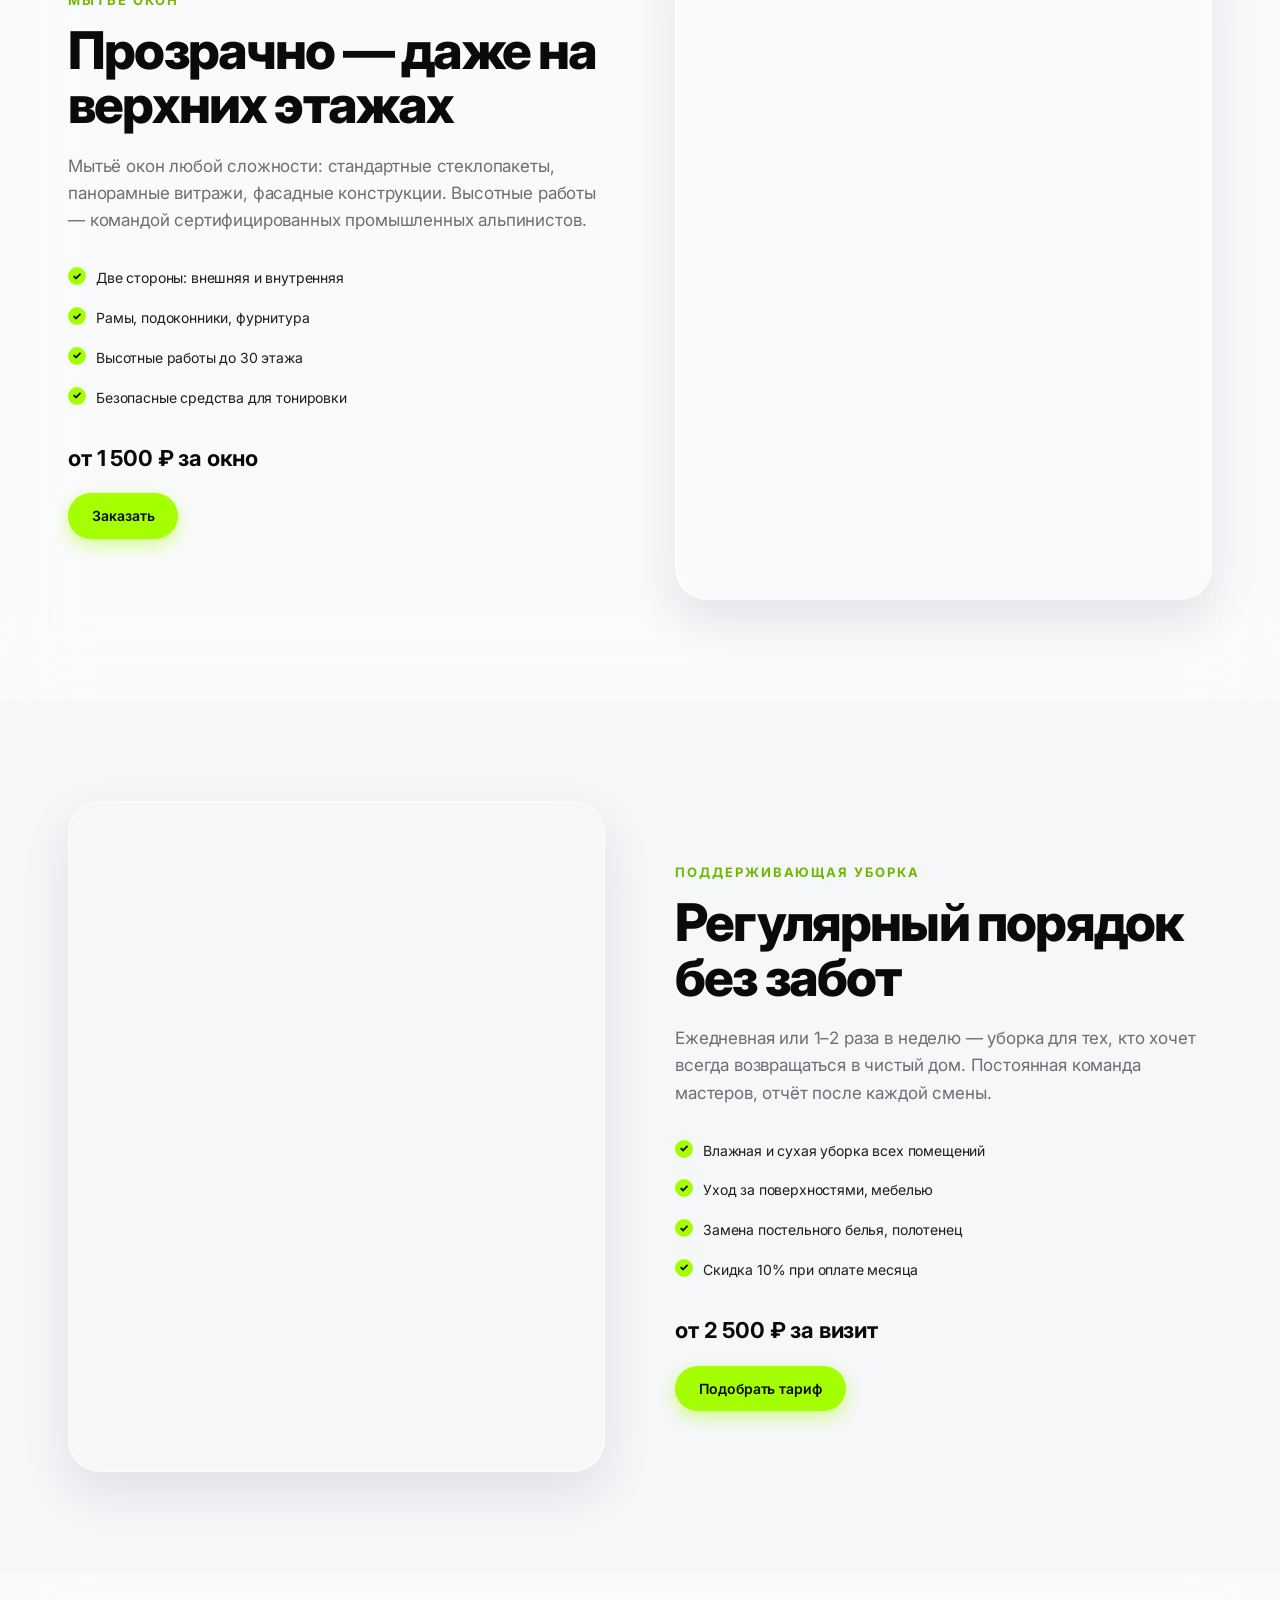
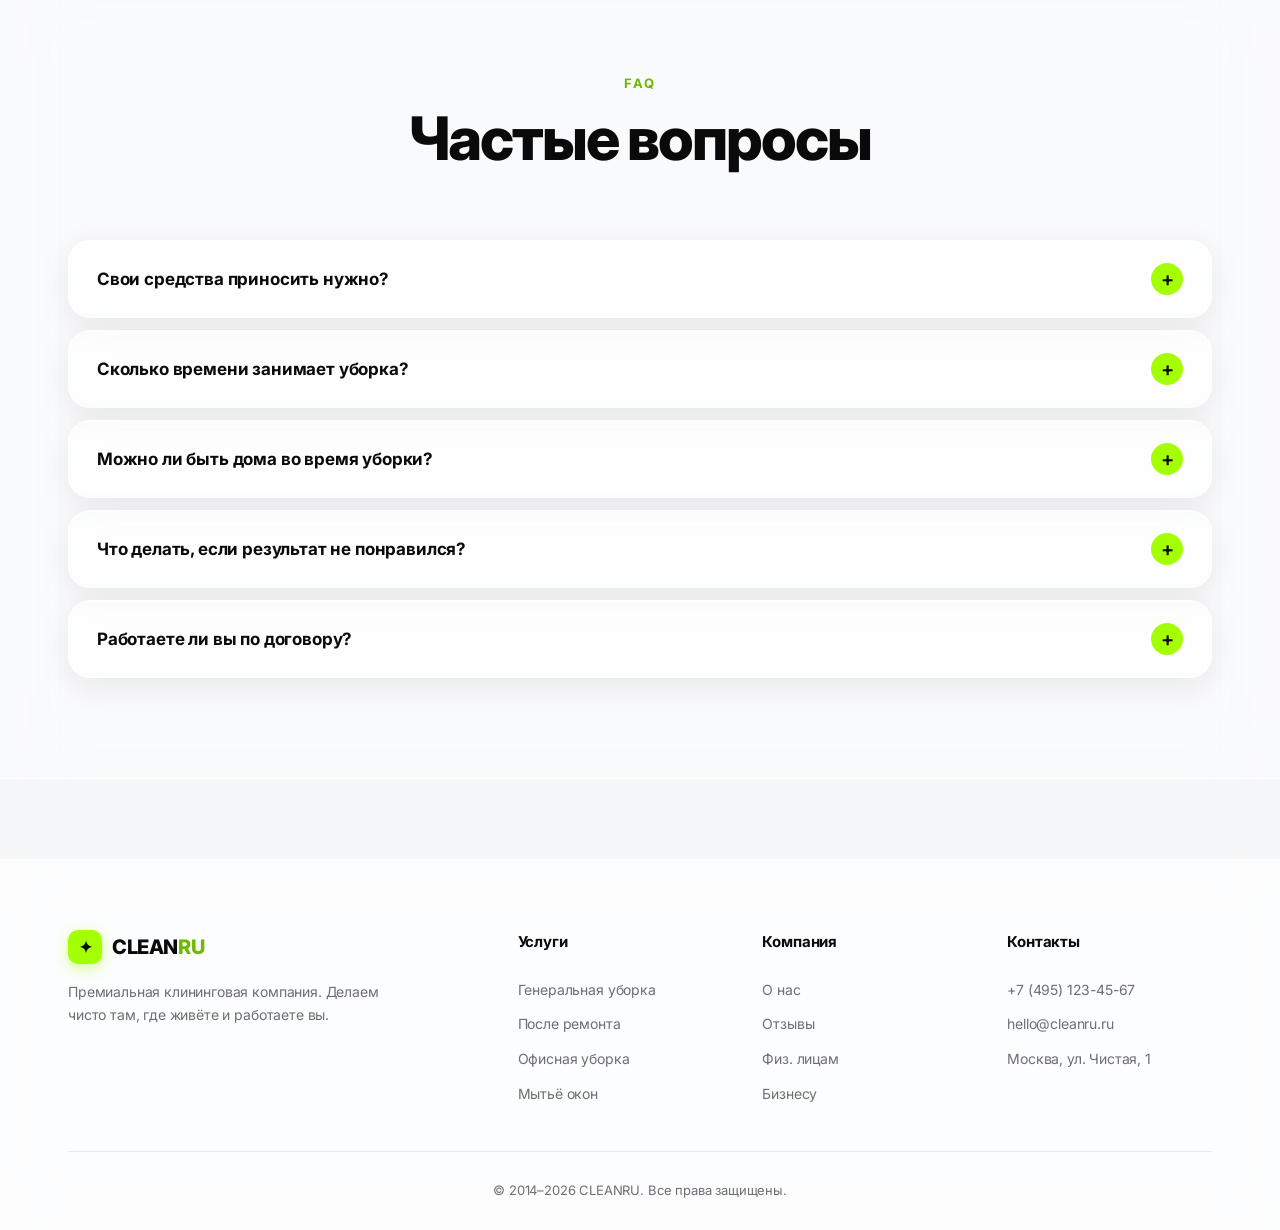
<file: services.html>
<!DOCTYPE html>
<html lang="ru">
<head>
  <meta charset="UTF-8" />
  <meta name="viewport" content="width=device-width, initial-scale=1.0" />
  <title>Услуги — CLEANRU</title>
  <link rel="preconnect" href="https://fonts.googleapis.com">
  <link rel="preconnect" href="https://fonts.gstatic.com" crossorigin>
  <link href="https://fonts.googleapis.com/css2?family=Inter:wght@400;500;600;700;800&display=swap" rel="stylesheet">
  <link rel="stylesheet" href="css/styles.css" />
</head>
<body>

  <header class="site-header">
    <div class="container nav">
      <a href="index.html" class="logo">
        <span class="logo-mark">✦</span>
        <span class="logo-text">CLEAN<span>RU</span></span>
      </a>
      <ul class="nav-links">
        <li><a href="index.html">Главная</a></li>
        <li><a href="services.html">Услуги</a></li>
        <li><a href="calculator.html">Калькулятор</a></li>
        <li><a href="reviews.html">Отзывы</a></li>
        <li><a href="individuals.html">Физ. лицам</a></li>
        <li><a href="business.html">Бизнесу</a></li>
        <li><a href="about.html">О нас</a></li>
        <li><a href="contacts.html">Контакты</a></li>
      </ul>
      <div class="nav-cta">
        <a href="tel:+74951234567" class="nav-phone">+7 (495) 123-45-67</a>
        <a href="contacts.html" class="btn btn-primary">Заказать</a>
        <button class="burger" aria-label="Меню"><span></span><span></span><span></span></button>
      </div>
    </div>
  </header>

  <section class="page-hero">
    <div class="container">
      <h1>Услуги CLEANRU</h1>
      <p>От лёгкой поддерживающей уборки до сложных проектов после ремонта. Подберите услугу — или закажите комплекс.</p>
    </div>
  </section>

  <!-- ===== Service 1: General ===== -->
  <section id="general">
    <div class="container">
      <div class="about-grid">
        <div class="about-img reveal" style="background-image: url('https://images.unsplash.com/photo-1581578731548-c64695cc6952?w=900&q=80');"></div>
        <div class="about-text reveal">
          <div class="section-eyebrow">Генеральная уборка</div>
          <h2>Когда «просто помыть пол» — недостаточно</h2>
          <p>Полная глубокая уборка всех поверхностей: мебель снаружи и изнутри, бытовая техника, окна, плинтусы, радиаторы, труднодоступные места. Используем профессиональные пароочистители и средства экологического класса A.</p>
          <ul class="price-list">
            <li>Уборка кухни, включая вытяжку и плиту</li>
            <li>Санузел: налёт, плесень, межплиточные швы</li>
            <li>Окна, рамы, подоконники</li>
            <li>Чистка зеркал, светильников, дверей</li>
          </ul>
          <div class="service-price" style="font-size: 22px; margin: 18px 0;">от 5 900 ₽ · 4–6 часов работы</div>
          <a href="calculator.html" class="btn btn-primary">Рассчитать стоимость</a>
        </div>
      </div>
    </div>
  </section>

  <!-- ===== Service 2: After Repair ===== -->
  <section id="repair" style="background: var(--bg-soft);">
    <div class="container">
      <div class="about-grid">
        <div class="about-text reveal">
          <div class="section-eyebrow">Уборка после ремонта</div>
          <h2>Свежий ремонт — без следов работ</h2>
          <p>Удаление строительной пыли, цементных и шпаклёвочных разводов, пятен краски, монтажной пены, наклеек с окон. Применяем профессиональные растворители и парогенераторы.</p>
          <ul class="price-list">
            <li>Сухая и влажная очистка всех поверхностей</li>
            <li>Удаление пыли из вентиляции и кондиционеров</li>
            <li>Защитная полировка ламината и плитки</li>
            <li>Вынос строительного мусора по согласованию</li>
          </ul>
          <div class="service-price" style="font-size: 22px; margin: 18px 0;">от 8 900 ₽ · 5–8 часов работы</div>
          <a href="calculator.html" class="btn btn-primary">Рассчитать стоимость</a>
        </div>
        <div class="about-img reveal" style="background-image: url('https://images.unsplash.com/photo-1556909114-f6e7ad7d3136?w=900&q=80');"></div>
      </div>
    </div>
  </section>

  <!-- ===== Service 3: Office ===== -->
  <section id="office">
    <div class="container">
      <div class="about-grid">
        <div class="about-img reveal" style="background-image: url('https://images.unsplash.com/photo-1497366216548-37526070297c?w=900&q=80');"></div>
        <div class="about-text reveal">
          <div class="section-eyebrow">Офисная уборка</div>
          <h2>Чистый офис — рабочая команда</h2>
          <p>Ежедневная или абонентская уборка офисов и бизнес-центров. Опытные сотрудники, белая бухгалтерия, договор и закрывающие документы.</p>
          <ul class="price-list">
            <li>Уборка рабочих зон, переговорных, ресепшен</li>
            <li>Санузлы, кухни, зоны отдыха</li>
            <li>Полная отчётность для бухгалтерии</li>
            <li>Замена расходников по графику</li>
          </ul>
          <div class="service-price" style="font-size: 22px; margin: 18px 0;">от 1 800 ₽ за визит</div>
          <a href="business.html" class="btn btn-primary">Заказать абонемент</a>
        </div>
      </div>
    </div>
  </section>

  <!-- ===== Service 4: Windows ===== -->
  <section id="window" style="background: var(--bg-soft);">
    <div class="container">
      <div class="about-grid">
        <div class="about-text reveal">
          <div class="section-eyebrow">Мытьё окон</div>
          <h2>Прозрачно — даже на верхних этажах</h2>
          <p>Мытьё окон любой сложности: стандартные стеклопакеты, панорамные витражи, фасадные конструкции. Высотные работы — командой сертифицированных промышленных альпинистов.</p>
          <ul class="price-list">
            <li>Две стороны: внешняя и внутренняя</li>
            <li>Рамы, подоконники, фурнитура</li>
            <li>Высотные работы до 30 этажа</li>
            <li>Безопасные средства для тонировки</li>
          </ul>
          <div class="service-price" style="font-size: 22px; margin: 18px 0;">от 1 500 ₽ за окно</div>
          <a href="contacts.html" class="btn btn-primary">Заказать</a>
        </div>
        <div class="about-img reveal" style="background-image: url('https://images.unsplash.com/photo-1527689368864-3a821dbccc34?w=900&q=80');"></div>
      </div>
    </div>
  </section>

  <!-- ===== Service 5: Maintenance ===== -->
  <section id="standard">
    <div class="container">
      <div class="about-grid">
        <div class="about-img reveal" style="background-image: url('https://images.unsplash.com/photo-1584820927498-cfe5211fd8bf?w=900&q=80');"></div>
        <div class="about-text reveal">
          <div class="section-eyebrow">Поддерживающая уборка</div>
          <h2>Регулярный порядок без забот</h2>
          <p>Ежедневная или 1–2 раза в неделю — уборка для тех, кто хочет всегда возвращаться в чистый дом. Постоянная команда мастеров, отчёт после каждой смены.</p>
          <ul class="price-list">
            <li>Влажная и сухая уборка всех помещений</li>
            <li>Уход за поверхностями, мебелью</li>
            <li>Замена постельного белья, полотенец</li>
            <li>Скидка 10% при оплате месяца</li>
          </ul>
          <div class="service-price" style="font-size: 22px; margin: 18px 0;">от 2 500 ₽ за визит</div>
          <a href="individuals.html" class="btn btn-primary">Подобрать тариф</a>
        </div>
      </div>
    </div>
  </section>

  <!-- ===== FAQ ===== -->
  <section style="background: var(--bg-soft);">
    <div class="container">
      <div class="section-head reveal">
        <div class="section-eyebrow">FAQ</div>
        <h2>Частые вопросы</h2>
      </div>
      <div class="acc-list">
        <div class="acc-item">
          <button class="acc-head">Свои средства приносить нужно?</button>
          <div class="acc-body"><div class="acc-body-inner">Нет. Все профессиональные средства и инвентарь — наши. Они входят в стоимость и подобраны под каждый тип поверхности.</div></div>
        </div>
        <div class="acc-item">
          <button class="acc-head">Сколько времени занимает уборка?</button>
          <div class="acc-body"><div class="acc-body-inner">Зависит от типа работы. Поддерживающая — 2–3 часа на квартиру до 70 м². Генеральная — 4–6 часов. После ремонта — от 5 до 10 часов командой.</div></div>
        </div>
        <div class="acc-item">
          <button class="acc-head">Можно ли быть дома во время уборки?</button>
          <div class="acc-body"><div class="acc-body-inner">Конечно. Многие клиенты остаются дома или уходят на это время — на ваше усмотрение. Никто без вашей просьбы не открывает шкафы и личные ящики.</div></div>
        </div>
        <div class="acc-item">
          <button class="acc-head">Что делать, если результат не понравился?</button>
          <div class="acc-body"><div class="acc-body-inner">Свяжитесь с нами в течение 24 часов, и мы переделаем нужные участки бесплатно. Это часть нашей гарантии качества.</div></div>
        </div>
        <div class="acc-item">
          <button class="acc-head">Работаете ли вы по договору?</button>
          <div class="acc-body"><div class="acc-body-inner">Да, для физических и юридических лиц. Возможна оплата по безналу с НДС и полный пакет закрывающих документов.</div></div>
        </div>
      </div>
    </div>
  </section>

  <footer class="site-footer">
    <div class="container">
      <div class="footer-grid">
        <div class="footer-about">
          <a href="index.html" class="logo">
            <span class="logo-mark">✦</span>
            <span class="logo-text">CLEAN<span>RU</span></span>
          </a>
          <p>Премиальная клининговая компания. Делаем чисто там, где живёте и работаете вы.</p>
        </div>
        <div class="footer-col">
          <h4>Услуги</h4>
          <ul>
            <li><a href="services.html#general">Генеральная уборка</a></li>
            <li><a href="services.html#repair">После ремонта</a></li>
            <li><a href="services.html#office">Офисная уборка</a></li>
            <li><a href="services.html#window">Мытьё окон</a></li>
          </ul>
        </div>
        <div class="footer-col">
          <h4>Компания</h4>
          <ul>
            <li><a href="about.html">О нас</a></li>
            <li><a href="reviews.html">Отзывы</a></li>
            <li><a href="individuals.html">Физ. лицам</a></li>
            <li><a href="business.html">Бизнесу</a></li>
          </ul>
        </div>
        <div class="footer-col">
          <h4>Контакты</h4>
          <ul>
            <li><a href="tel:+74951234567">+7 (495) 123-45-67</a></li>
            <li><a href="mailto:hello@cleanru.ru">hello@cleanru.ru</a></li>
            <li><a href="contacts.html">Москва, ул. Чистая, 1</a></li>
          </ul>
        </div>
      </div>
      <div class="footer-bottom">© 2014–2026 CLEANRU. Все права защищены.</div>
    </div>
  </footer>

  <script src="js/main.js"></script>
</body>
</html>
</file>
<file: css/styles.css>
/* ===== CLEANRU — Apple-style + Glassmorphism + Lime ===== */
:root {
  --bg: #f6f7f9;
  --bg-soft: rgba(255, 255, 255, 0.4);
  --text: #0a0a0a;
  --text-soft: #1d1d1f;
  --muted: #6e6e73;
  --line: rgba(10, 10, 10, 0.08);
  --line-strong: rgba(10, 10, 10, 0.14);

  --accent: #a4ff00;
  --accent-2: #8be000;
  --accent-deep: #6fb800;
  --accent-glow: rgba(164, 255, 0, 0.45);

  --danger: #ff3b30;
  --success: #34c759;

  --glass-bg: rgba(255, 255, 255, 0.55);
  --glass-bg-strong: rgba(255, 255, 255, 0.72);
  --glass-border: rgba(255, 255, 255, 0.6);
  --glass-shadow: 0 8px 32px rgba(17, 24, 39, 0.08), inset 0 1px 0 rgba(255, 255, 255, 0.6);

  --radius: 22px;
  --radius-sm: 14px;
  --radius-lg: 32px;
  --shadow: 0 20px 50px rgba(20, 30, 50, 0.10);
  --shadow-soft: 0 8px 24px rgba(20, 30, 50, 0.07);
  --container: 1200px;
  --transition: .35s cubic-bezier(.4, 0, .2, 1);
  --transition-fast: .2s cubic-bezier(.4, 0, .2, 1);
}

* { box-sizing: border-box; margin: 0; padding: 0; }

html { scroll-behavior: smooth; }

body {
  font-family: 'Inter', 'SF Pro Display', -apple-system, BlinkMacSystemFont, 'Segoe UI', sans-serif;
  background: var(--bg);
  color: var(--text);
  line-height: 1.55;
  -webkit-font-smoothing: antialiased;
  -moz-osx-font-smoothing: grayscale;
  overflow-x: hidden;
  letter-spacing: -0.01em;
  position: relative;
  min-height: 100vh;
}

/* ===== Animated Rainbow Background ===== */
body::before {
  content: '';
  position: fixed;
  inset: -20%;
  z-index: -2;
  background:
    radial-gradient(circle at 20% 20%, rgba(164, 255, 0, 0.45), transparent 35%),
    radial-gradient(circle at 80% 30%, rgba(120, 200, 255, 0.40), transparent 40%),
    radial-gradient(circle at 70% 80%, rgba(255, 150, 220, 0.40), transparent 38%),
    radial-gradient(circle at 30% 75%, rgba(255, 200, 100, 0.40), transparent 36%),
    radial-gradient(circle at 50% 50%, rgba(180, 140, 255, 0.30), transparent 50%);
  filter: blur(60px) saturate(1.1);
  animation: auroraMove 22s ease-in-out infinite alternate;
  pointer-events: none;
}

body::after {
  content: '';
  position: fixed;
  inset: 0;
  z-index: -1;
  background: rgba(246, 247, 249, 0.55);
  backdrop-filter: blur(40px) saturate(1.2);
  -webkit-backdrop-filter: blur(40px) saturate(1.2);
  pointer-events: none;
}

@keyframes auroraMove {
  0%   { transform: translate3d(0, 0, 0)        rotate(0deg)   scale(1);   }
  25%  { transform: translate3d(-3%, 2%, 0)     rotate(-3deg)  scale(1.05);}
  50%  { transform: translate3d(2%, -3%, 0)     rotate(2deg)   scale(1.1); }
  75%  { transform: translate3d(3%, 3%, 0)      rotate(4deg)   scale(1.05);}
  100% { transform: translate3d(-2%, -2%, 0)    rotate(-2deg)  scale(1);   }
}

img { max-width: 100%; display: block; }
a { color: inherit; text-decoration: none; transition: color var(--transition-fast); }
a:hover { color: var(--accent-deep); }
button { font-family: inherit; cursor: pointer; border: none; background: transparent; }

.container {
  max-width: var(--container);
  margin: 0 auto;
  padding: 0 28px;
}

/* ===== Glass primitive ===== */
.glass {
  background: var(--glass-bg);
  backdrop-filter: blur(24px) saturate(1.6);
  -webkit-backdrop-filter: blur(24px) saturate(1.6);
  border: 1px solid var(--glass-border);
  box-shadow: var(--glass-shadow);
}

/* ===== Header / Nav ===== */
.site-header {
  position: sticky;
  top: 16px;
  z-index: 100;
  margin: 16px auto 0;
  max-width: calc(var(--container) + 32px);
  padding: 0 16px;
}
.site-header > .container {
  background: var(--glass-bg);
  backdrop-filter: blur(30px) saturate(1.8);
  -webkit-backdrop-filter: blur(30px) saturate(1.8);
  border: 1px solid var(--glass-border);
  border-radius: 999px;
  box-shadow: var(--glass-shadow);
  padding: 0 22px;
}
.nav {
  display: flex;
  align-items: center;
  justify-content: space-between;
  height: 64px;
}
.logo {
  display: flex;
  align-items: center;
  gap: 10px;
  font-weight: 800;
  font-size: 20px;
  letter-spacing: -0.02em;
  color: var(--text);
}
.logo:hover { color: var(--text); }
.logo-mark {
  width: 34px; height: 34px;
  border-radius: 10px;
  background: var(--accent);
  display: grid;
  place-items: center;
  font-size: 16px;
  color: var(--text);
  box-shadow: 0 4px 14px var(--accent-glow);
}
.logo-text { color: var(--text); }
.logo-text span { color: var(--accent-deep); }

.nav-links {
  display: flex;
  gap: 26px;
  list-style: none;
  align-items: center;
}
.nav-links a {
  font-size: 14px;
  color: var(--muted);
  font-weight: 500;
  position: relative;
  padding: 6px 0;
  transition: color var(--transition-fast);
}
.nav-links a.active,
.nav-links a:hover { color: var(--text); }
.nav-links a.active::after {
  content: '';
  position: absolute;
  left: 0; right: 0; bottom: -2px;
  height: 2px;
  background: var(--accent);
  border-radius: 2px;
}

.nav-cta {
  display: flex;
  gap: 10px;
  align-items: center;
}
.nav-phone {
  font-weight: 600;
  color: var(--text);
  display: none;
  font-size: 14px;
}

.burger {
  display: none;
  flex-direction: column;
  gap: 5px;
  padding: 8px;
}
.burger span {
  display: block;
  width: 22px;
  height: 2px;
  background: var(--text);
  border-radius: 2px;
  transition: var(--transition);
}

/* ===== Buttons ===== */
.btn {
  display: inline-flex;
  align-items: center;
  justify-content: center;
  gap: 8px;
  padding: 12px 24px;
  border-radius: 999px;
  font-weight: 600;
  font-size: 14px;
  transition: all var(--transition);
  cursor: pointer;
  white-space: nowrap;
  letter-spacing: -0.005em;
  position: relative;
  overflow: hidden;
}
.btn-primary {
  background: var(--accent);
  color: var(--text);
  box-shadow: 0 6px 18px var(--accent-glow);
}
.btn-primary::before {
  content: '';
  position: absolute;
  top: 0; left: -120%;
  width: 100%; height: 100%;
  background: linear-gradient(90deg, transparent, rgba(255, 255, 255, 0.55), transparent);
  transition: left .6s ease;
}
.btn-primary:hover {
  transform: translateY(-2px);
  background: var(--accent-2);
  color: var(--text);
  box-shadow: 0 10px 26px var(--accent-glow);
}
.btn-primary:hover::before { left: 120%; }
.btn-primary:active { transform: translateY(0); }

.btn-outline {
  background: var(--glass-bg);
  backdrop-filter: blur(20px);
  -webkit-backdrop-filter: blur(20px);
  color: var(--text);
  border: 1px solid var(--line-strong);
}
.btn-outline:hover {
  background: var(--accent);
  border-color: var(--accent);
  color: var(--text);
  transform: translateY(-2px);
  box-shadow: 0 8px 20px var(--accent-glow);
}

.btn-accent {
  background: var(--text);
  color: #fff;
}
.btn-accent:hover {
  transform: translateY(-2px);
  background: var(--accent);
  color: var(--text);
  box-shadow: 0 10px 26px var(--accent-glow);
}
.btn-block { width: 100%; }
.btn-lg { padding: 15px 30px; font-size: 15px; }

/* ===== Floating Order Button (always visible) ===== */
.floating-order {
  position: fixed;
  bottom: 28px;
  right: 28px;
  z-index: 90;
  padding: 16px 28px;
  font-size: 15px;
  font-weight: 700;
  background: var(--accent);
  color: var(--text);
  border-radius: 999px;
  box-shadow: 0 10px 30px var(--accent-glow), 0 4px 14px rgba(0, 0, 0, 0.1);
  transition: all var(--transition);
  cursor: pointer;
  display: inline-flex;
  align-items: center;
  gap: 8px;
  text-transform: uppercase;
  letter-spacing: 0.05em;
  border: none;
}
.floating-order::before {
  content: '✦';
  font-size: 16px;
}
.floating-order:hover {
  transform: translateY(-3px) scale(1.04);
  background: var(--accent-2);
  color: var(--text);
  box-shadow: 0 14px 36px var(--accent-glow), 0 6px 20px rgba(0, 0, 0, 0.15);
}

/* ===== Hero ===== */
.hero {
  position: relative;
  padding: 110px 0 130px;
  overflow: hidden;
}
.hero-grid {
  display: grid;
  grid-template-columns: 1.15fr 1fr;
  gap: 70px;
  align-items: center;
}
.hero-eyebrow {
  display: inline-flex;
  align-items: center;
  gap: 8px;
  background: var(--glass-bg);
  backdrop-filter: blur(20px) saturate(1.6);
  -webkit-backdrop-filter: blur(20px) saturate(1.6);
  border: 1px solid var(--glass-border);
  color: var(--text);
  padding: 8px 16px;
  border-radius: 999px;
  font-size: 13px;
  font-weight: 600;
  margin-bottom: 28px;
  box-shadow: var(--glass-shadow);
}
.hero h1 {
  font-size: clamp(44px, 7vw, 84px);
  line-height: 1.02;
  font-weight: 800;
  margin-bottom: 24px;
  letter-spacing: -0.04em;
  color: var(--text);
}
.hero h1 span {
  background: linear-gradient(135deg, var(--accent-deep), var(--accent-2));
  -webkit-background-clip: text;
  background-clip: text;
  -webkit-text-fill-color: transparent;
  position: relative;
}
.hero p {
  font-size: 19px;
  color: var(--muted);
  max-width: 540px;
  margin-bottom: 36px;
  line-height: 1.5;
}
.hero-actions {
  display: flex;
  gap: 14px;
  flex-wrap: wrap;
}
.hero-stats {
  display: flex;
  gap: 44px;
  margin-top: 56px;
  flex-wrap: wrap;
}
.stat-num {
  font-size: 38px;
  font-weight: 800;
  color: var(--text);
  letter-spacing: -0.03em;
}
.stat-label {
  font-size: 14px;
  color: var(--muted);
  margin-top: 4px;
}

.hero-visual {
  position: relative;
  aspect-ratio: 4/5;
  border-radius: var(--radius-lg);
  overflow: hidden;
  background:
    linear-gradient(135deg, rgba(164, 255, 0, 0.2), rgba(255, 255, 255, 0.4)),
    url('https://images.unsplash.com/photo-1581578731548-c64695cc6952?w=900&q=80') center/cover;
  box-shadow: var(--shadow), 0 0 0 1px rgba(255, 255, 255, 0.4) inset;
  border: 1px solid rgba(255, 255, 255, 0.5);
}
.hero-card {
  position: absolute;
  background: var(--glass-bg-strong);
  backdrop-filter: blur(24px) saturate(1.6);
  -webkit-backdrop-filter: blur(24px) saturate(1.6);
  border: 1px solid var(--glass-border);
  border-radius: var(--radius-sm);
  padding: 14px 18px;
  box-shadow: var(--glass-shadow);
}
.hero-card-1 {
  top: 24px; left: 24px;
  display: flex; align-items: center; gap: 12px;
}
.hero-card-2 {
  bottom: 24px; right: 24px;
}
.hero-avatar {
  width: 38px; height: 38px;
  border-radius: 50%;
  background: var(--accent);
  display: grid; place-items: center;
  font-weight: 700;
  color: var(--text);
  font-size: 14px;
}
.hero-card-title { font-size: 12px; color: var(--muted); }
.hero-card-value { font-weight: 700; font-size: 14px; color: var(--text); }

/* ===== Sections ===== */
section { padding: 100px 0; position: relative; }

/* Alternating glass strip — kicks in for legacy inline style="background: var(--bg-soft)" */
section[style*="--bg-soft"] {
  backdrop-filter: blur(40px) saturate(1.4);
  -webkit-backdrop-filter: blur(40px) saturate(1.4);
  border-top: 1px solid var(--glass-border);
  border-bottom: 1px solid var(--glass-border);
}
.section-head {
  text-align: center;
  margin-bottom: 70px;
  max-width: 760px;
  margin-left: auto;
  margin-right: auto;
}
.section-eyebrow {
  color: var(--accent-deep);
  font-weight: 700;
  font-size: 13px;
  letter-spacing: 0.15em;
  text-transform: uppercase;
  margin-bottom: 14px;
}
.section-head h2 {
  font-size: clamp(36px, 5.5vw, 60px);
  font-weight: 800;
  letter-spacing: -0.035em;
  line-height: 1.05;
  margin-bottom: 20px;
  color: var(--text);
}
.section-head p {
  color: var(--muted);
  font-size: 19px;
  line-height: 1.5;
}

/* ===== Service Cards ===== */
.services-grid {
  display: grid;
  grid-template-columns: repeat(auto-fit, minmax(280px, 1fr));
  gap: 22px;
}
.service-card {
  background: var(--glass-bg);
  backdrop-filter: blur(24px) saturate(1.6);
  -webkit-backdrop-filter: blur(24px) saturate(1.6);
  border: 1px solid var(--glass-border);
  border-radius: var(--radius);
  padding: 36px 30px;
  transition: var(--transition);
  position: relative;
  overflow: hidden;
  box-shadow: var(--glass-shadow);
}
.service-card::before {
  content: '';
  position: absolute;
  top: 0; left: 0; right: 0;
  height: 3px;
  background: var(--accent);
  transform: scaleX(0);
  transform-origin: left;
  transition: transform var(--transition);
}
.service-card:hover {
  transform: translateY(-6px);
  background: var(--glass-bg-strong);
  box-shadow: 0 24px 50px rgba(20, 30, 50, 0.12), inset 0 1px 0 rgba(255, 255, 255, 0.7);
}
.service-card:hover::before { transform: scaleX(1); }
.service-icon {
  width: 56px; height: 56px;
  border-radius: 16px;
  background: var(--accent);
  display: grid; place-items: center;
  font-size: 26px;
  margin-bottom: 22px;
  box-shadow: 0 6px 18px var(--accent-glow);
}
.service-card h3 {
  font-size: 22px;
  margin-bottom: 10px;
  font-weight: 700;
  letter-spacing: -0.02em;
  color: var(--text);
}
.service-card p {
  color: var(--muted);
  font-size: 15px;
  margin-bottom: 18px;
  line-height: 1.55;
}
.service-price {
  color: var(--text);
  font-weight: 700;
  font-size: 17px;
  margin-bottom: 16px;
}
.service-link {
  color: var(--accent-deep);
  font-weight: 600;
  font-size: 14px;
  display: inline-flex;
  align-items: center;
  gap: 6px;
  transition: var(--transition-fast);
}
.service-link:hover {
  gap: 10px;
  color: var(--accent-deep);
}

/* ===== Why Us ===== */
.why-grid {
  display: grid;
  grid-template-columns: repeat(auto-fit, minmax(240px, 1fr));
  gap: 22px;
}
.why-item {
  text-align: center;
  padding: 32px 24px;
  background: var(--glass-bg);
  backdrop-filter: blur(20px) saturate(1.5);
  -webkit-backdrop-filter: blur(20px) saturate(1.5);
  border: 1px solid var(--glass-border);
  border-radius: var(--radius);
  transition: var(--transition);
  box-shadow: var(--glass-shadow);
}
.why-item:hover {
  transform: translateY(-5px);
  background: var(--glass-bg-strong);
}
.why-icon {
  width: 72px; height: 72px;
  border-radius: 50%;
  background: var(--accent);
  display: grid; place-items: center;
  margin: 0 auto 20px;
  font-size: 32px;
  box-shadow: 0 8px 22px var(--accent-glow);
}
.why-item h3 {
  font-size: 19px;
  margin-bottom: 8px;
  font-weight: 700;
  letter-spacing: -0.02em;
  color: var(--text);
}
.why-item p {
  color: var(--muted);
  font-size: 15px;
}

/* ===== Calculator ===== */
.calc-wrap {
  display: grid;
  grid-template-columns: 1.2fr 1fr;
  gap: 36px;
  align-items: start;
}
.calc-form {
  background: var(--glass-bg);
  backdrop-filter: blur(28px) saturate(1.6);
  -webkit-backdrop-filter: blur(28px) saturate(1.6);
  border: 1px solid var(--glass-border);
  border-radius: var(--radius);
  padding: 40px;
  box-shadow: var(--glass-shadow);
}
.form-group { margin-bottom: 26px; }
.form-group label {
  display: block;
  margin-bottom: 12px;
  font-weight: 700;
  font-size: 14px;
  color: var(--text);
  letter-spacing: -0.01em;
}
.form-control {
  width: 100%;
  padding: 14px 18px;
  background: rgba(255, 255, 255, 0.7);
  backdrop-filter: blur(10px);
  -webkit-backdrop-filter: blur(10px);
  border: 1px solid var(--line-strong);
  border-radius: var(--radius-sm);
  color: var(--text);
  font-size: 15px;
  font-family: inherit;
  transition: var(--transition-fast);
}
.form-control::placeholder { color: var(--muted); }
.form-control:focus {
  outline: none;
  border-color: var(--accent);
  background: #fff;
  box-shadow: 0 0 0 4px var(--accent-glow);
}
textarea.form-control { resize: vertical; min-height: 110px; }

.radio-group {
  display: grid;
  grid-template-columns: repeat(auto-fit, minmax(140px, 1fr));
  gap: 10px;
}
.radio-card {
  position: relative;
  cursor: pointer;
}
.radio-card input { position: absolute; opacity: 0; }
.radio-card-inner {
  padding: 16px 12px;
  text-align: center;
  background: rgba(255, 255, 255, 0.65);
  backdrop-filter: blur(10px);
  -webkit-backdrop-filter: blur(10px);
  border: 1.5px solid var(--line-strong);
  border-radius: var(--radius-sm);
  transition: var(--transition-fast);
  font-size: 14px;
  font-weight: 500;
  color: var(--text);
}
.radio-card:hover .radio-card-inner {
  border-color: var(--accent);
  background: rgba(255, 255, 255, 0.85);
}
.radio-card input:checked + .radio-card-inner {
  background: var(--accent);
  border-color: var(--accent);
  color: var(--text);
  font-weight: 600;
  box-shadow: 0 6px 18px var(--accent-glow);
}
.radio-card-icon {
  font-size: 22px;
  display: block;
  margin-bottom: 6px;
}

.checkbox-list {
  display: grid;
  gap: 10px;
}
.check-item {
  display: flex;
  align-items: center;
  gap: 12px;
  padding: 14px 16px;
  background: rgba(255, 255, 255, 0.65);
  backdrop-filter: blur(10px);
  -webkit-backdrop-filter: blur(10px);
  border: 1px solid var(--line-strong);
  border-radius: var(--radius-sm);
  cursor: pointer;
  transition: var(--transition-fast);
  font-size: 14px;
  color: var(--text);
}
.check-item:hover {
  border-color: var(--accent);
  background: rgba(255, 255, 255, 0.85);
}
.check-item input { accent-color: var(--accent-deep); width: 18px; height: 18px; }
.check-item .check-price {
  margin-left: auto;
  color: var(--muted);
  font-weight: 600;
}

/* Calc result */
.calc-result {
  background: var(--glass-bg-strong);
  backdrop-filter: blur(30px) saturate(1.8);
  -webkit-backdrop-filter: blur(30px) saturate(1.8);
  border: 1px solid var(--glass-border);
  border-radius: var(--radius);
  padding: 36px;
  position: sticky;
  top: 110px;
  box-shadow: var(--glass-shadow);
}
.calc-result h3 {
  font-size: 24px;
  margin-bottom: 24px;
  font-weight: 800;
  letter-spacing: -0.02em;
}
.calc-summary {
  list-style: none;
  margin-bottom: 24px;
}
.calc-summary li {
  display: flex;
  justify-content: space-between;
  padding: 12px 0;
  border-bottom: 1px dashed var(--line);
  font-size: 14px;
  color: var(--muted);
}
.calc-summary li span { color: var(--text); font-weight: 600; }
.calc-total {
  display: flex;
  justify-content: space-between;
  align-items: baseline;
  padding: 22px 0;
  margin-bottom: 18px;
  border-top: 2px solid var(--text);
}
.calc-total-label { color: var(--muted); font-size: 15px; }
.calc-total-value {
  font-size: 42px;
  font-weight: 800;
  color: var(--text);
  letter-spacing: -0.03em;
}

/* ===== Reviews / Before-After ===== */
.reviews-grid {
  display: grid;
  grid-template-columns: repeat(auto-fit, minmax(320px, 1fr));
  gap: 26px;
}
.review-card {
  background: var(--glass-bg);
  backdrop-filter: blur(24px) saturate(1.6);
  -webkit-backdrop-filter: blur(24px) saturate(1.6);
  border: 1px solid var(--glass-border);
  border-radius: var(--radius);
  overflow: hidden;
  transition: var(--transition);
  box-shadow: var(--glass-shadow);
}
.review-card:hover {
  transform: translateY(-6px);
  background: var(--glass-bg-strong);
  box-shadow: 0 24px 50px rgba(20, 30, 50, 0.12);
}
.before-after {
  position: relative;
  aspect-ratio: 16/10;
  overflow: hidden;
  cursor: ew-resize;
  user-select: none;
}
.ba-image {
  position: absolute;
  inset: 0;
  background-size: cover;
  background-position: center;
}
.ba-after {
  clip-path: inset(0 0 0 50%);
  transition: clip-path .1s linear;
}
.ba-slider-line {
  position: absolute;
  top: 0; bottom: 0;
  left: 50%;
  width: 3px;
  background: var(--accent);
  pointer-events: none;
  box-shadow: 0 0 14px var(--accent-glow);
}
.ba-handle {
  position: absolute;
  top: 50%;
  left: 50%;
  transform: translate(-50%, -50%);
  width: 44px; height: 44px;
  background: var(--accent);
  border-radius: 50%;
  display: grid;
  place-items: center;
  font-size: 14px;
  color: var(--text);
  font-weight: 800;
  pointer-events: none;
  box-shadow: 0 6px 16px var(--accent-glow), 0 2px 6px rgba(0, 0, 0, 0.15);
}
.ba-label {
  position: absolute;
  top: 14px;
  padding: 5px 12px;
  background: var(--glass-bg-strong);
  backdrop-filter: blur(10px);
  -webkit-backdrop-filter: blur(10px);
  color: var(--text);
  font-size: 11px;
  font-weight: 800;
  letter-spacing: 1px;
  border-radius: 999px;
  pointer-events: none;
  border: 1px solid var(--glass-border);
}
.ba-before-label { left: 14px; }
.ba-after-label { right: 14px; }

.review-body { padding: 24px 26px 28px; }
.review-header {
  display: flex;
  align-items: center;
  gap: 12px;
  margin-bottom: 14px;
}
.review-avatar {
  width: 46px; height: 46px;
  border-radius: 50%;
  background: var(--accent);
  display: grid; place-items: center;
  font-weight: 800;
  color: var(--text);
}
.review-name { font-weight: 700; color: var(--text); }
.review-meta { color: var(--muted); font-size: 13px; }
.review-rating {
  color: var(--accent-deep);
  margin-bottom: 12px;
  letter-spacing: 3px;
  font-size: 15px;
}
.review-text { color: var(--text-soft); font-size: 15px; line-height: 1.6; }

/* ===== CTA Banner ===== */
.cta-banner {
  background: var(--glass-bg-strong);
  backdrop-filter: blur(30px) saturate(1.8);
  -webkit-backdrop-filter: blur(30px) saturate(1.8);
  border: 1px solid var(--glass-border);
  border-radius: var(--radius-lg);
  padding: 80px 50px;
  text-align: center;
  position: relative;
  overflow: hidden;
  margin: 60px 0;
  box-shadow: var(--glass-shadow);
}
.cta-banner::before {
  content: '';
  position: absolute;
  inset: 0;
  background:
    radial-gradient(circle at 20% 30%, var(--accent-glow), transparent 45%),
    radial-gradient(circle at 80% 70%, rgba(120, 200, 255, 0.3), transparent 45%);
  pointer-events: none;
}
.cta-banner > * { position: relative; }
.cta-banner h2 {
  font-size: clamp(34px, 5vw, 54px);
  margin-bottom: 16px;
  color: var(--text);
  font-weight: 800;
  letter-spacing: -0.035em;
  line-height: 1.05;
}
.cta-banner p {
  color: var(--muted);
  margin-bottom: 32px;
  font-size: 19px;
}

/* ===== Page header ===== */
.page-hero {
  padding: 100px 0 70px;
  text-align: center;
  position: relative;
}
.page-hero h1 {
  font-size: clamp(44px, 6.5vw, 78px);
  margin-bottom: 18px;
  letter-spacing: -0.04em;
  font-weight: 800;
  line-height: 1.05;
}
.page-hero p {
  color: var(--muted);
  max-width: 720px;
  margin: 0 auto;
  font-size: 20px;
}

/* ===== About / Team ===== */
.about-grid {
  display: grid;
  grid-template-columns: 1fr 1fr;
  gap: 70px;
  align-items: center;
}
.about-img {
  border-radius: var(--radius-lg);
  overflow: hidden;
  aspect-ratio: 4/5;
  background:
    linear-gradient(135deg, rgba(164, 255, 0, 0.15), rgba(255, 255, 255, 0.3)),
    url('https://images.unsplash.com/photo-1527689368864-3a821dbccc34?w=900&q=80') center/cover;
  box-shadow: var(--shadow), 0 0 0 1px rgba(255, 255, 255, 0.4) inset;
  border: 1px solid rgba(255, 255, 255, 0.5);
}
.about-text h2 {
  font-size: clamp(34px, 4.5vw, 52px);
  margin-bottom: 20px;
  font-weight: 800;
  letter-spacing: -0.035em;
  line-height: 1.05;
}
.about-text p {
  color: var(--muted);
  margin-bottom: 18px;
  font-size: 17px;
  line-height: 1.6;
}

.team-grid {
  display: grid;
  grid-template-columns: repeat(auto-fit, minmax(220px, 1fr));
  gap: 24px;
}
.team-card {
  background: var(--glass-bg);
  backdrop-filter: blur(24px) saturate(1.6);
  -webkit-backdrop-filter: blur(24px) saturate(1.6);
  border: 1px solid var(--glass-border);
  border-radius: var(--radius);
  padding: 32px 24px;
  text-align: center;
  transition: var(--transition);
  box-shadow: var(--glass-shadow);
}
.team-card:hover {
  transform: translateY(-6px);
  background: var(--glass-bg-strong);
}
.team-avatar {
  width: 96px; height: 96px;
  border-radius: 50%;
  margin: 0 auto 18px;
  background: var(--accent);
  display: grid; place-items: center;
  font-size: 32px;
  color: var(--text);
  font-weight: 800;
  box-shadow: 0 8px 22px var(--accent-glow);
}
.team-name { font-weight: 700; font-size: 18px; color: var(--text); }
.team-role { color: var(--accent-deep); font-size: 13px; margin: 6px 0 10px; font-weight: 600; }
.team-bio { color: var(--muted); font-size: 13px; line-height: 1.55; }

/* ===== Pricing Cards ===== */
.pricing-grid {
  display: grid;
  grid-template-columns: repeat(auto-fit, minmax(290px, 1fr));
  gap: 24px;
}
.price-card {
  background: var(--glass-bg);
  backdrop-filter: blur(28px) saturate(1.6);
  -webkit-backdrop-filter: blur(28px) saturate(1.6);
  border: 1px solid var(--glass-border);
  border-radius: var(--radius);
  padding: 40px 32px;
  position: relative;
  transition: var(--transition);
  box-shadow: var(--glass-shadow);
}
.price-card:hover {
  transform: translateY(-6px);
  background: var(--glass-bg-strong);
}
.price-card.featured {
  background: linear-gradient(180deg, rgba(164, 255, 0, 0.25), var(--glass-bg-strong));
  border-color: var(--accent);
  box-shadow: 0 12px 36px var(--accent-glow), var(--glass-shadow);
}
.price-badge {
  position: absolute;
  top: -14px;
  right: 28px;
  background: var(--text);
  color: var(--accent);
  padding: 5px 14px;
  border-radius: 999px;
  font-size: 12px;
  font-weight: 700;
  letter-spacing: 0.04em;
}
.price-title {
  font-size: 22px;
  font-weight: 800;
  margin-bottom: 8px;
  letter-spacing: -0.02em;
  color: var(--text);
}
.price-sub {
  color: var(--muted);
  font-size: 14px;
  margin-bottom: 22px;
}
.price-value {
  font-size: 42px;
  font-weight: 800;
  margin-bottom: 6px;
  color: var(--text);
  letter-spacing: -0.03em;
}
.price-value small {
  font-size: 14px;
  color: var(--muted);
  font-weight: 500;
}
.price-list {
  list-style: none;
  margin: 24px 0;
}
.price-list li {
  padding: 9px 0 9px 28px;
  font-size: 14px;
  color: var(--text-soft);
  position: relative;
}
.price-list li::before {
  content: '✓';
  position: absolute;
  left: 0;
  top: 9px;
  width: 18px; height: 18px;
  background: var(--accent);
  color: var(--text);
  border-radius: 50%;
  display: grid;
  place-items: center;
  font-size: 11px;
  font-weight: 800;
}

/* ===== Contacts ===== */
.contacts-grid {
  display: grid;
  grid-template-columns: 1fr 1fr;
  gap: 36px;
  align-items: start;
}
.contact-info {
  background: var(--glass-bg);
  backdrop-filter: blur(28px) saturate(1.6);
  -webkit-backdrop-filter: blur(28px) saturate(1.6);
  border: 1px solid var(--glass-border);
  border-radius: var(--radius);
  padding: 36px;
  box-shadow: var(--glass-shadow);
}
.contact-info h3 {
  margin-bottom: 24px;
  font-size: 24px;
  font-weight: 800;
  letter-spacing: -0.02em;
}
.contact-item {
  display: flex;
  gap: 16px;
  padding: 18px 0;
  border-bottom: 1px solid var(--line);
}
.contact-item:last-child { border-bottom: none; }
.contact-icon {
  width: 46px; height: 46px;
  border-radius: 14px;
  background: var(--accent);
  display: grid; place-items: center;
  font-size: 20px;
  flex-shrink: 0;
  box-shadow: 0 4px 14px var(--accent-glow);
}
.contact-label { color: var(--muted); font-size: 13px; margin-bottom: 2px; }
.contact-value { font-weight: 600; font-size: 15px; color: var(--text); }

.map-wrap {
  margin-top: 28px;
  aspect-ratio: 16/9;
  border-radius: var(--radius);
  overflow: hidden;
  background: var(--glass-bg);
  border: 1px solid var(--glass-border);
  position: relative;
  box-shadow: var(--glass-shadow);
}
.map-placeholder {
  width: 100%; height: 100%;
  display: grid; place-items: center;
  background:
    linear-gradient(135deg, rgba(164, 255, 0, 0.15), rgba(255, 255, 255, 0.4)),
    radial-gradient(circle at 50% 50%, rgba(164, 255, 0, 0.2), transparent 60%);
  position: relative;
}
.map-placeholder::after {
  content: '';
  position: absolute;
  inset: 0;
  background-image:
    linear-gradient(rgba(10, 10, 10, 0.05) 1px, transparent 1px),
    linear-gradient(90deg, rgba(10, 10, 10, 0.05) 1px, transparent 1px);
  background-size: 40px 40px;
}
.map-pin {
  position: relative;
  z-index: 1;
  width: 60px; height: 60px;
  border-radius: 50% 50% 50% 0;
  background: var(--accent);
  transform: rotate(-45deg);
  box-shadow: 0 10px 30px var(--accent-glow);
  display: grid; place-items: center;
}
.map-pin::after {
  content: '🧹';
  transform: rotate(45deg);
  font-size: 22px;
}

/* ===== Accordion ===== */
.acc-list { display: grid; gap: 12px; }
.acc-item {
  background: var(--glass-bg);
  backdrop-filter: blur(20px) saturate(1.5);
  -webkit-backdrop-filter: blur(20px) saturate(1.5);
  border: 1px solid var(--glass-border);
  border-radius: var(--radius);
  overflow: hidden;
  box-shadow: var(--glass-shadow);
  transition: var(--transition-fast);
}
.acc-item:hover { background: var(--glass-bg-strong); }
.acc-head {
  width: 100%;
  text-align: left;
  padding: 22px 28px;
  background: transparent;
  color: var(--text);
  font-size: 17px;
  font-weight: 700;
  display: flex;
  justify-content: space-between;
  align-items: center;
  letter-spacing: -0.01em;
}
.acc-head::after {
  content: '+';
  width: 32px; height: 32px;
  background: var(--accent);
  border-radius: 50%;
  display: grid;
  place-items: center;
  font-size: 20px;
  color: var(--text);
  font-weight: 600;
  transition: transform var(--transition);
}
.acc-item.open .acc-head::after { transform: rotate(45deg); }
.acc-body {
  max-height: 0;
  overflow: hidden;
  transition: max-height .4s ease;
}
.acc-item.open .acc-body { max-height: 400px; }
.acc-body-inner {
  padding: 0 28px 24px;
  color: var(--muted);
  font-size: 15px;
  line-height: 1.6;
}

/* ===== Toast ===== */
.toast {
  position: fixed;
  bottom: 100px;
  right: 28px;
  padding: 16px 24px;
  background: var(--glass-bg-strong);
  backdrop-filter: blur(24px) saturate(1.8);
  -webkit-backdrop-filter: blur(24px) saturate(1.8);
  border: 1px solid var(--accent);
  color: var(--text);
  border-radius: 16px;
  box-shadow: 0 12px 30px var(--accent-glow);
  z-index: 200;
  font-weight: 600;
  font-size: 14px;
  transform: translateY(120px);
  opacity: 0;
  transition: all .4s cubic-bezier(.4, 0, .2, 1);
  max-width: 360px;
}
.toast.show { transform: translateY(0); opacity: 1; }
.toast.error {
  border-color: var(--danger);
  box-shadow: 0 12px 30px rgba(255, 59, 48, 0.3);
}

/* ===== Modal ===== */
.modal-overlay {
  position: fixed;
  inset: 0;
  background: rgba(10, 10, 10, 0.35);
  backdrop-filter: blur(8px);
  -webkit-backdrop-filter: blur(8px);
  z-index: 300;
  display: grid;
  place-items: center;
  padding: 20px;
  opacity: 0;
  pointer-events: none;
  transition: opacity var(--transition);
}
.modal-overlay.open {
  opacity: 1;
  pointer-events: auto;
}
.modal {
  width: 100%;
  max-width: 480px;
  background: var(--glass-bg-strong);
  backdrop-filter: blur(40px) saturate(1.8);
  -webkit-backdrop-filter: blur(40px) saturate(1.8);
  border: 1px solid var(--glass-border);
  border-radius: var(--radius-lg);
  padding: 40px 36px;
  box-shadow: 0 30px 80px rgba(20, 30, 50, 0.25), inset 0 1px 0 rgba(255, 255, 255, 0.7);
  transform: scale(.92) translateY(20px);
  transition: transform var(--transition);
}
.modal-overlay.open .modal { transform: scale(1) translateY(0); }
.modal-close {
  position: absolute;
  top: 18px;
  right: 18px;
  width: 38px;
  height: 38px;
  background: var(--glass-bg);
  border: 1px solid var(--glass-border);
  border-radius: 50%;
  display: grid;
  place-items: center;
  font-size: 18px;
  color: var(--text);
  cursor: pointer;
  transition: var(--transition-fast);
}
.modal-close:hover { background: var(--accent); transform: rotate(90deg); }
.modal h3 {
  font-size: 28px;
  font-weight: 800;
  letter-spacing: -0.025em;
  margin-bottom: 8px;
}
.modal > p {
  color: var(--muted);
  margin-bottom: 24px;
  font-size: 15px;
}
.modal .form-group { margin-bottom: 16px; }

/* ===== Footer ===== */
.site-footer {
  background: var(--glass-bg-strong);
  backdrop-filter: blur(30px) saturate(1.8);
  -webkit-backdrop-filter: blur(30px) saturate(1.8);
  border-top: 1px solid var(--glass-border);
  padding: 70px 0 30px;
  margin-top: 80px;
}
.footer-grid {
  display: grid;
  grid-template-columns: 2fr 1fr 1fr 1fr;
  gap: 40px;
  margin-bottom: 40px;
}
.footer-about p {
  color: var(--muted);
  margin-top: 16px;
  font-size: 14px;
  line-height: 1.65;
  max-width: 340px;
}
.footer-col h4 {
  font-size: 15px;
  margin-bottom: 18px;
  font-weight: 700;
  color: var(--text);
}
.footer-col ul { list-style: none; }
.footer-col ul li { padding: 5px 0; }
.footer-col ul a {
  color: var(--muted);
  font-size: 14px;
  transition: color var(--transition-fast);
}
.footer-col ul a:hover { color: var(--accent-deep); }
.footer-bottom {
  padding-top: 28px;
  border-top: 1px solid var(--line);
  text-align: center;
  color: var(--muted);
  font-size: 13px;
}

/* ===== Responsive ===== */
@media (min-width: 1024px) {
  .nav-phone { display: inline-flex; }
}

@media (max-width: 900px) {
  .hero-grid,
  .about-grid,
  .calc-wrap,
  .contacts-grid {
    grid-template-columns: 1fr;
    gap: 48px;
  }
  .hero-visual { aspect-ratio: 16/12; max-width: 560px; margin: 0 auto; }
  .calc-result { position: static; }
  .footer-grid { grid-template-columns: 1fr 1fr; }
  .nav-links {
    position: fixed;
    top: 90px;
    left: 16px; right: 16px;
    flex-direction: column;
    background: var(--glass-bg-strong);
    backdrop-filter: blur(30px) saturate(1.8);
    -webkit-backdrop-filter: blur(30px) saturate(1.8);
    border: 1px solid var(--glass-border);
    border-radius: var(--radius);
    padding: 24px;
    gap: 16px;
    box-shadow: var(--shadow);
    transform: translateY(-140%);
    transition: transform var(--transition);
    align-items: flex-start;
  }
  .nav-links.open { transform: translateY(0); }
  .burger { display: flex; }
  .hero { padding: 70px 0 90px; }
  section { padding: 70px 0; }
  .cta-banner { padding: 60px 30px; }
}

@media (max-width: 600px) {
  .container { padding: 0 20px; }
  .site-header { padding: 0 12px; margin-top: 12px; }
  .site-header > .container { padding: 0 16px; border-radius: 24px; }
  .hero-stats { gap: 26px; }
  .stat-num { font-size: 30px; }
  .footer-grid { grid-template-columns: 1fr; }
  .calc-form, .contact-info, .modal { padding: 26px 22px; }
  .hero-card-2 { display: none; }
  .floating-order {
    bottom: 18px;
    right: 18px;
    padding: 14px 22px;
    font-size: 14px;
  }
  .toast { left: 18px; right: 18px; bottom: 90px; text-align: center; max-width: none; }
  .calc-result { padding: 28px 22px; }
}

/* ===== Reveal animations ===== */
.reveal {
  opacity: 0;
  transform: translateY(30px);
  transition: opacity .8s cubic-bezier(.4, 0, .2, 1), transform .8s cubic-bezier(.4, 0, .2, 1);
}
.reveal.visible {
  opacity: 1;
  transform: translateY(0);
}

/* ===== Selection ===== */
::selection {
  background: var(--accent);
  color: var(--text);
}

/* ===== Scrollbar ===== */
::-webkit-scrollbar { width: 10px; height: 10px; }
::-webkit-scrollbar-track { background: transparent; }
::-webkit-scrollbar-thumb {
  background: rgba(10, 10, 10, 0.2);
  border-radius: 999px;
}
::-webkit-scrollbar-thumb:hover { background: var(--accent-deep); }
</file>
